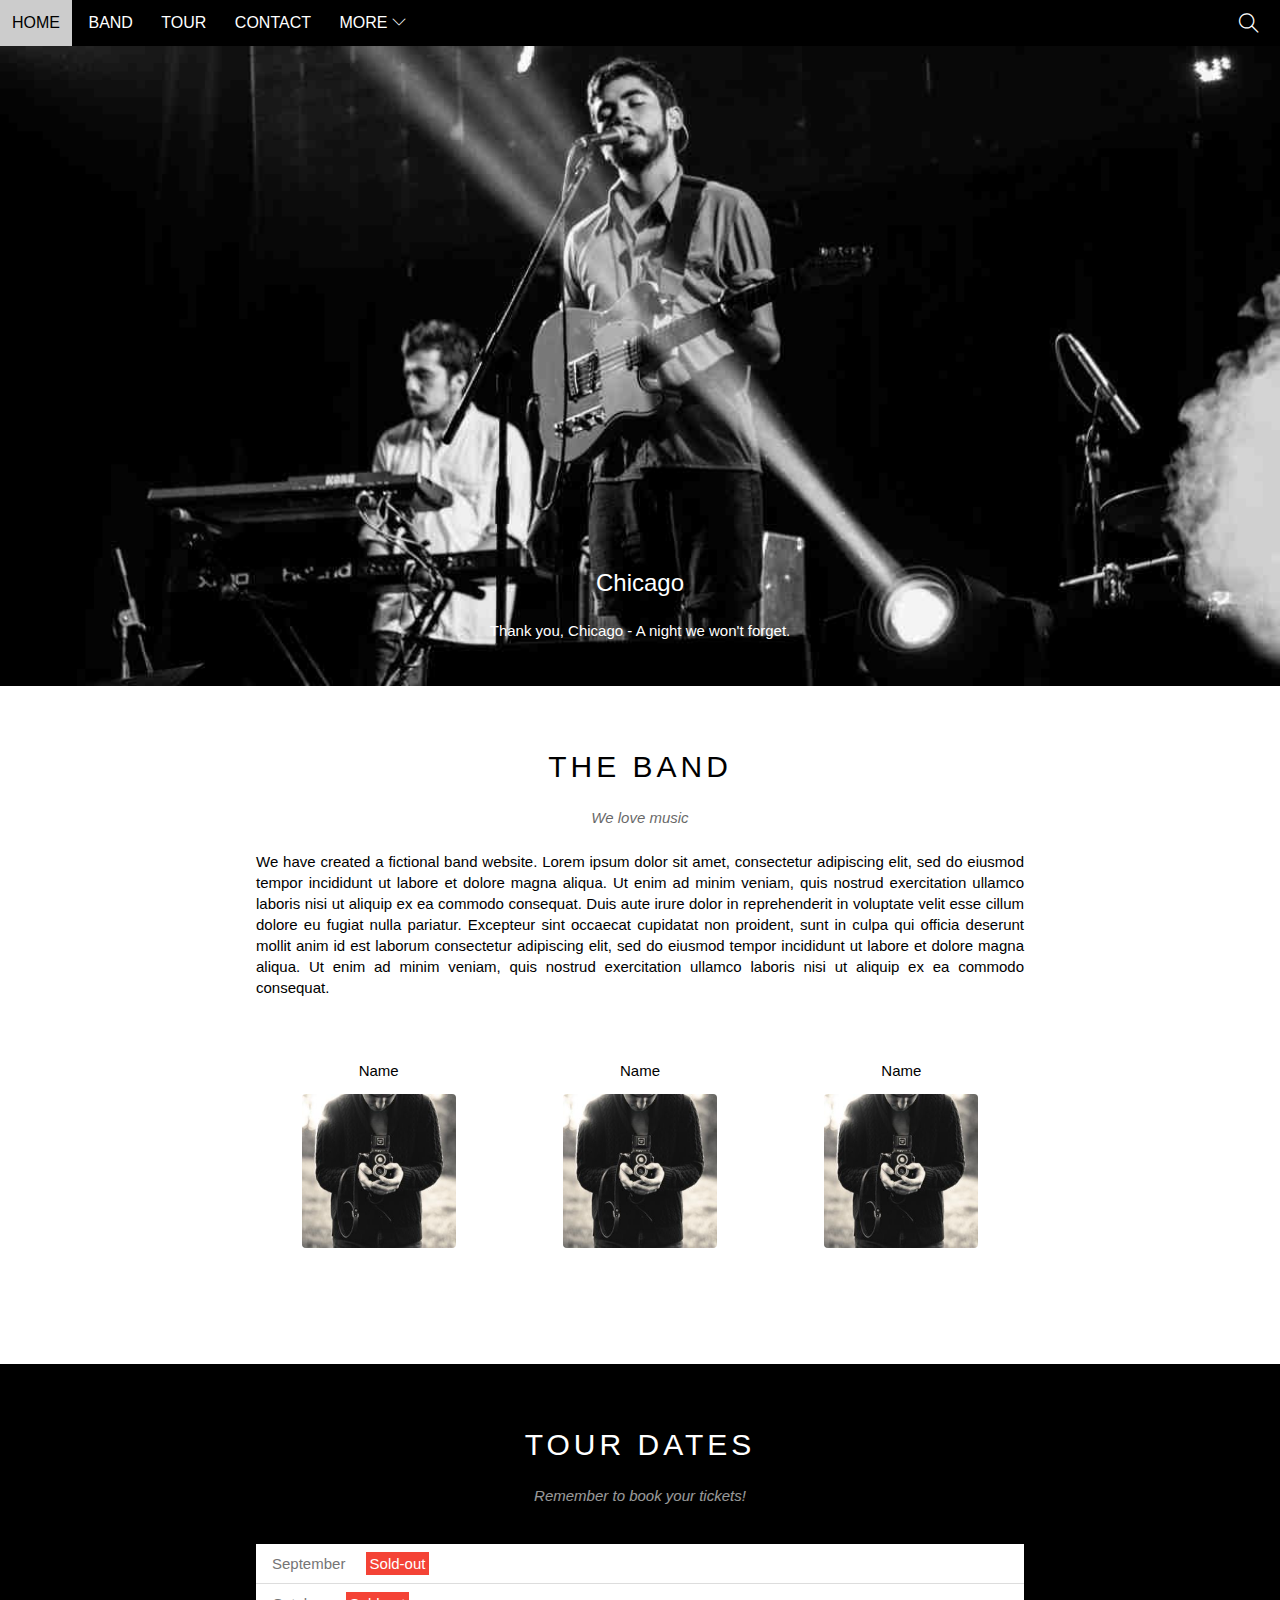
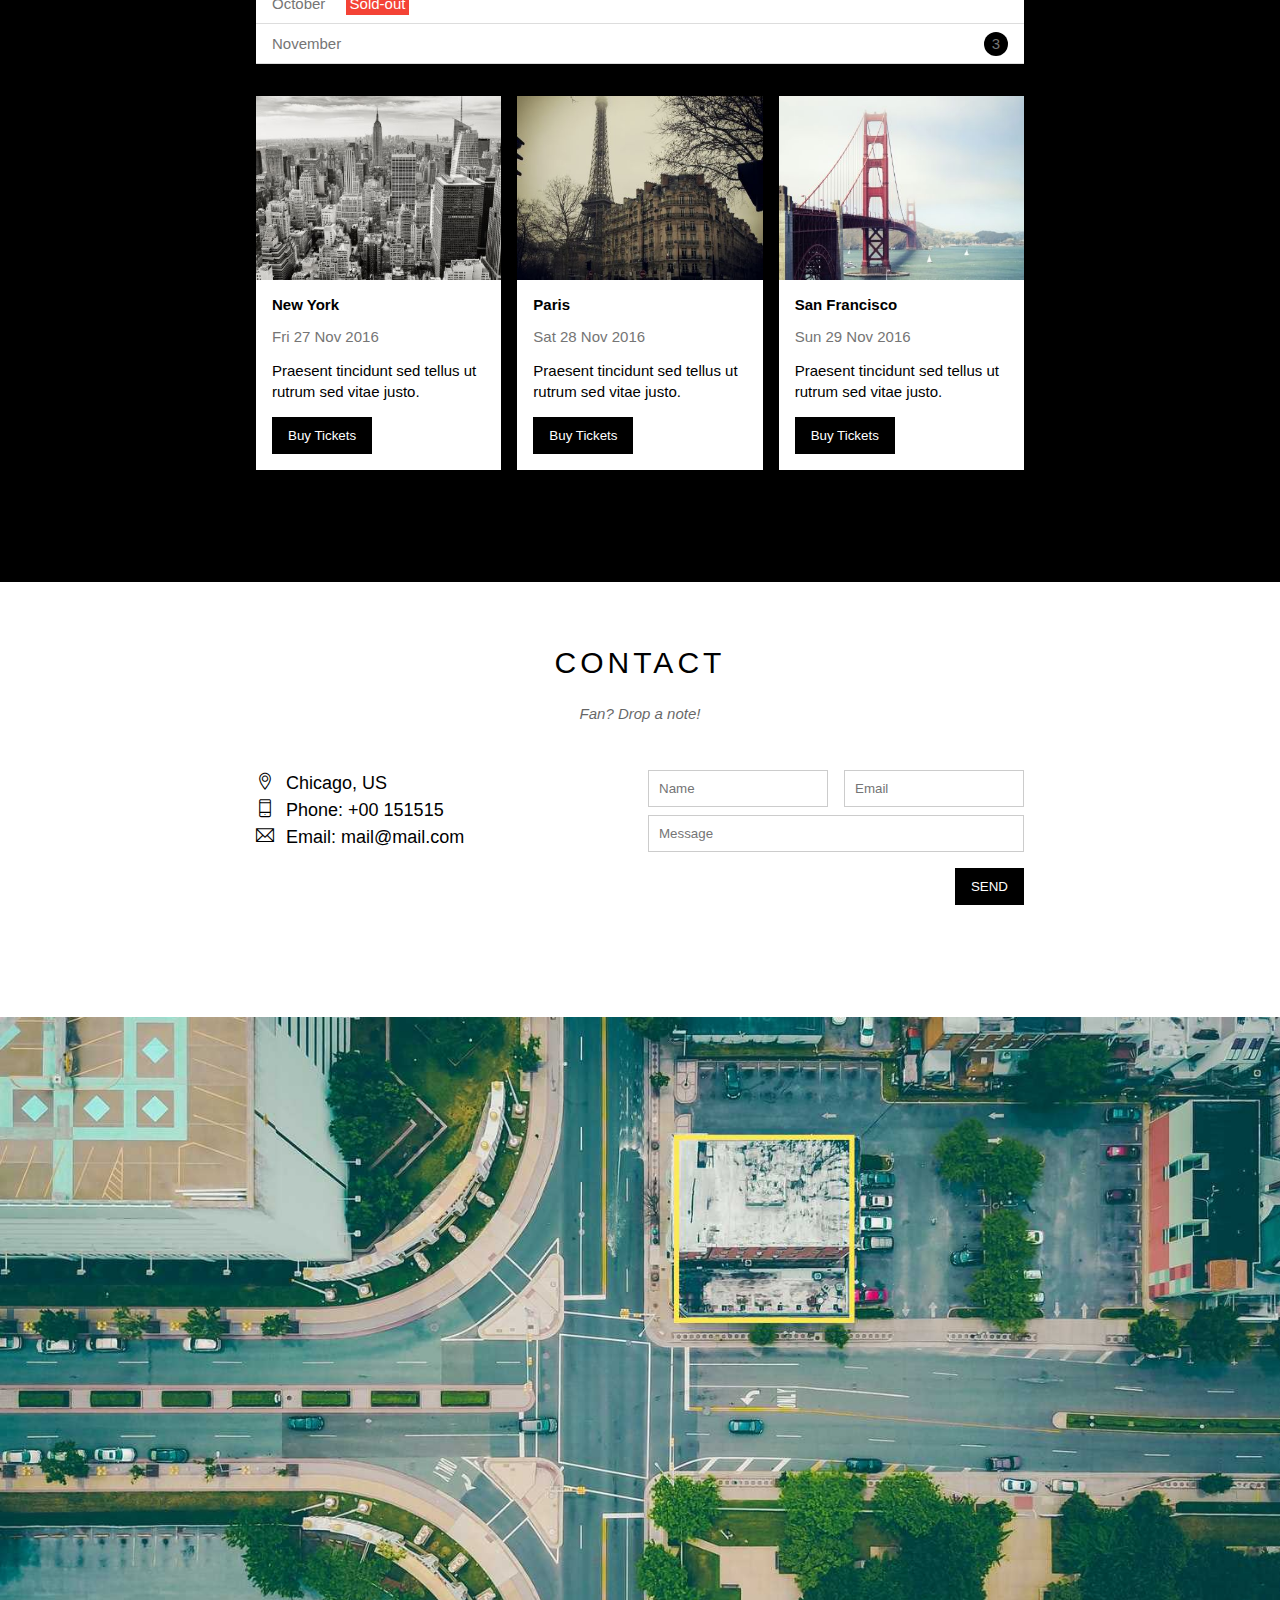
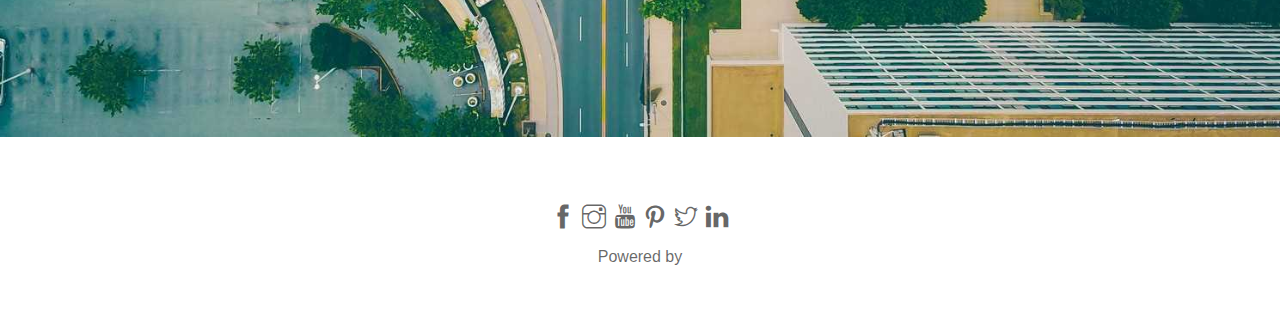
<file: index.html>
<!DOCTYPE html>
<html lang="en">
<head>
    <meta charset="UTF-8">
    <meta http-equiv="X-UA-Compatible" content="IE=edge">
    <meta name="viewport" content="width=device-width, initial-scale=1.0">
    <title>The Band</title>
    <link rel="icon" href="[data-uri]" type="image/x-icon" />
    <link rel="stylesheet" href="style.css">
    <link rel="stylesheet" href="responsive.css">
    <link rel="stylesheet" href="./assets/font/themify-icons/themify-icons.css">
</head>
<body>
    <div id="main">
        <div id="header">
            <!-- nav-->
            <ul id="nav">
                <li><a href="#">Home</a></li>
                <li><a href="#band">Band</a></li>
                <li><a href="#tour">Tour</a></li>
                <li><a href="#contact">Contact</a></li>
                <li>
                    <a href="#">
                        More
                        <i class="nav-down ti-angle-down"></i>
                    </a>
                    <ul class="subnav">
                        <li><a href="#">Merchandise</a></li>
                        <li><a href="#">Extras</a></li>
                        <li><a href="#">Media</a></li>
                    </ul>
                </li>
            </ul>

            <!--end nav-->
            
            <div class="search-btn">
                <i class="search-icon ti-search"></i>
            </div>

            <div id="mobile-menu" class="mobile-menu-btn">
                <i class="menu-icon ti-menu"></i>
            </div>
        </div>
        <div id="slider">
            <div class="text-content">
                <h2 class="text-heading">Chicago</h2>
                <div class="text-description">Thank you, Chicago - A night we won't forget.</div>
            </div>
        </div>

        <div id="content">
            <!-- the band -->
            <div id="band" class="content-section">
                <h2 class="section-heading">THE BAND</h2>
                <p class="section-sub-heading">We love music</p>
                <p class="about-text">We have created a fictional band website. 
                    Lorem ipsum dolor sit amet, consectetur adipiscing elit, 
                    sed do eiusmod tempor incididunt ut labore et dolore magna aliqua. 
                    Ut enim ad minim veniam, quis nostrud exercitation ullamco laboris nisi ut aliquip ex ea commodo consequat. 
                    Duis aute irure dolor in reprehenderit in voluptate velit esse cillum dolore eu fugiat nulla pariatur. 
                    Excepteur sint occaecat cupidatat non proident, sunt in culpa qui officia deserunt mollit anim id est laborum consectetur adipiscing elit, 
                    sed do eiusmod tempor incididunt ut labore et dolore magna aliqua. Ut enim ad minim veniam, 
                    quis nostrud exercitation ullamco laboris nisi ut aliquip ex ea commodo consequat.
                </p>
                <div class=" row member-list">
                    <div class="col col-third s-col-full mt-32 text-center">
                        <p class="member-name">Name</p>
                        <img src="./assets/img/band/member1.jpg" alt="Name" class="member-img">
                    </div>
                    <div class="col col-third s-col-full mt-32 text-center">
                        <p class="member-name">Name</p>
                        <img src="./assets/img/band/member1.jpg" alt="Name" class="member-img">
                    </div>
                    <div class="col col-third s-col-full mt-32 text-center">
                        <p class="member-name">Name</p>
                        <img src="./assets/img/band/member1.jpg" alt="Name" class="member-img">
                    </div>
                    
                </div>
            </div>
            <!-- tour date -->
            <div id="tour" class="tour-section">
                <div class="content-section">
                    <h2 class="section-heading text-white">TOUR DATES</h2>
                    <p class="section-sub-heading text-white">Remember to book your tickets!</p>    
                    <!-- ticket -->
                    <ul class="tickets-list">
                        <li>September <span class="sold-out">Sold-out</span></li>
                        <li>October <span class="sold-out">Sold-out</span></li></li>
                        <li>November <span class="quantity">3</span></li>
                    </ul>

                    <!-- place -->
                    <div class="row places-list">
                        <div class="col col-third s-col-full mt-16">
                            <img src="./assets/img/places/place1.jpg" alt="New York" class="place-img">
                            <div class="place-body">
                                <h3 class="place-heading">New York</h3>
                                <p class="place-time">Fri 27 Nov 2016</p>
                                <p class="place-desc">Praesent tincidunt sed tellus ut rutrum sed vitae justo.</p>
                                <button class="btn js-buy-ticket s-full-withd">Buy Tickets</button>
                            </div>
                        </div>
                        <div class="col col-third s-col-full mt-16 ">
                            <img src="./assets/img/places/place2.jpg" alt="New York" class="place-img">
                            <div class="place-body">
                                <h3 class="place-heading">Paris</h3>
                                <p class="place-time">Sat 28 Nov 2016</p>
                                <p class="place-desc">Praesent tincidunt sed tellus ut rutrum sed vitae justo.</p>
                                <button class="btn js-buy-ticket s-full-withd">Buy Tickets</button>
                            </div>
                        </div>
                        <div class="col col-third s-col-full mt-16">
                            <img src="./assets/img/places/place3.jpg" alt="New York" class="place-img">
                            <div class="place-body">
                                <h3 class="place-heading">San Francisco</h3>
                                <p class="place-time">Sun 29 Nov 2016</p>
                                <p class="place-desc">Praesent tincidunt sed tellus ut rutrum sed vitae justo.</p>
                                <button class="btn js-buy-ticket s-full-withd">Buy Tickets</button>
                            </div>
                        </div>
                        <div class="clear"></div>
                    </div>
                </div>
            </div>

            <!-- contact -->
            <div id="contact" class="content-section">
                <h2 class="section-heading">CONTACT</h2>
                <p class="section-sub-heading">Fan? Drop a note!</p>
                
                <div class="row contact-content contact-info">
                    <div class="col col-half s-col-full">
                        <p><i class="ti-location-pin"></i>Chicago, US</p>
                        <p><i class="ti-mobile"></i>Phone: +00 151515</p>
                        <p><i class="ti-email"></i>Email: mail@mail.com</p>
                    </div>
    
                    <div class="col col-half s-col-full contact-form">
                        <form action="">
                            <div class="row ">
                                <div class="col col-half s-col-full s-mt-8">
                                    <input type="text" name="" required placeholder="Name" id="" class="form-control">
                                </div>
                                <div class="col col-half s-col-full s-mt-8">
                                    <input type="email" name="" required placeholder="Email" id="" class="form-control">
                                </div>
                            </div>
    
                            <div class="row mt-8">
                                <div class="col col-full">
                                    <input type="text" name="" required placeholder="Message" id="" class="form-control">
                                </div>
                            </div>
                            <input class="btn pull-right mt-16 s-full-withd" type="submit" value="SEND">
                        </form>
                    </div>
                </div>
                
            </div>

            <div class="map-section">
                <img src="./assets/img/map.jpg" alt="Map">
            </div>
        </div>

        <div id="footer">
            <div class="socials-list">
                <a href=""><i class="ti-facebook"></i></a>
                <a href=""><i class="ti-instagram"></i></a>
                <a href=""><i class="ti-youtube"></i></a>
                <a href=""><i class="ti-pinterest"></i></a>
                <a href=""><i class="ti-twitter"></i></a>
                <a href=""><i class="ti-linkedin"></i></a>
            </div>
            <p class="copyright">Powered by</p>
        </div>
    </div>

    <!-- modal -->
    <div class="modal js-modal">
        <div class="modal-container js-modal-container">
            <div class="modal-close js-modal-close">
                <i class="ti-close"></i>
            </div>

            <header class="modal-header">
                <i class=" modal-heading-icon ti-bag"></i>
                Tickets
            </header>

            <div class="modal-body">
                <label for="howmany" class="modal-label">
                    <i class="ti-shopping-cart"></i>
                    Tickets, $15 per person
                </label>
                <input id="howmany"type="text" class="modal-input" placeholder="How many?">

                <label for="Enteremail" class="modal-label">
                    <i class="ti-user"></i>
                    Send to
                </label>
                <input id="Enteremail" type="email" class="modal-input" placeholder="Enter email...">
                
                <button id="buy-tickets">
                    Pay <i class="ti-check"></i>
                </button>
            </div>
            <footer class="modal-footer">
                <p class="modal-help">Nedd <a href="">help?</a></p> 
            </footer>
        </div>
    </div>


    <script>
        const buyBtns = document.querySelectorAll('.js-buy-ticket')
        const modal = document.querySelector('.js-modal')
        const modalClose = document.querySelector('.js-modal-close')
        const modalContainer = document.querySelector('.js-modal-container')
        // hàm hiển thị modal mua vé (thêm class open vào modal)
        function showBuyTickets(){
            modal.classList.add('open')
        }

        // hàm ẩn modal mua vé (gỡ bỏ class open vào modal)
        function hideBuyTickets(){
            modal.classList.remove('open')
        }
        
        // lặp qua từng thẻ button và nghe hành vi click
        for (const buyBtn of buyBtns){
            buyBtn.addEventListener('click', showBuyTickets)
        }
        // hành vi click của close
        modalClose.addEventListener('click', hideBuyTickets)

        modal.addEventListener('click', hideBuyTickets)

        modalContainer.addEventListener('click',function(event){
            event.stopPropagation()
        })
    </script>

    <script>
        var header =document.getElementById('header')
        var mobileMenu =document.getElementById('mobile-menu')
        var headerHeight = header.clientHeight
        // đóng mở menu
        mobileMenu.onclick = function(){
            var isClose = header.clientHeight ===headerHeight;
            if (isClose){
                header.style.height= 'auto';
            
            } else {
                header.style.height = null;
            }
        }

        // tự động đóng khi chọn menu
        var menuItems = document.querySelectorAll('#nav li a[href*="#"]');

        for (var i = 0; i < menuItems.length; i++){
            var menuItem = menuItems[i];

            menuItem.onclick = function(){
                var isParenMenu = this.nextElementSibling && this.nextElementSibling.classList.contains('subnav');
                if (isParenMenu){
                    event.preventDefault();
                } else {
                    header.style.height = null;
                }
            }
        }

    </script>
</body>
</html>
</file>
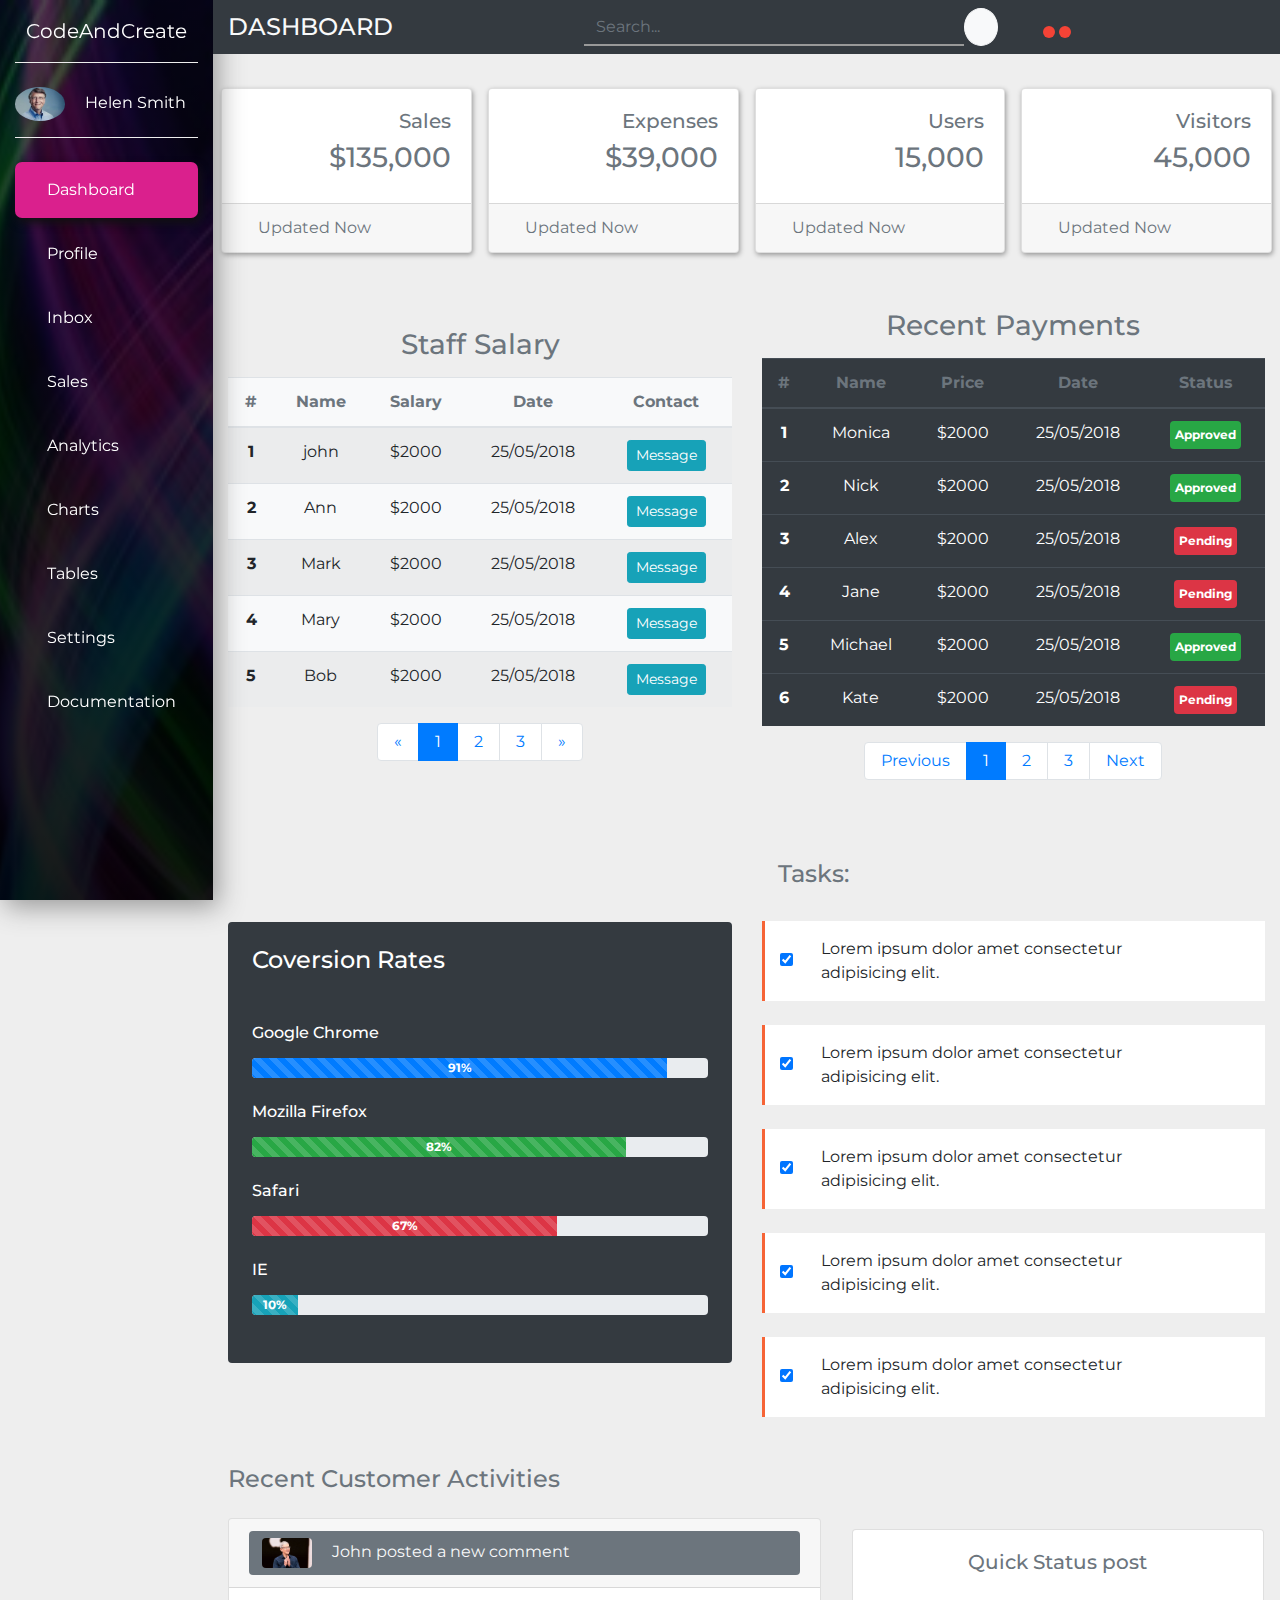
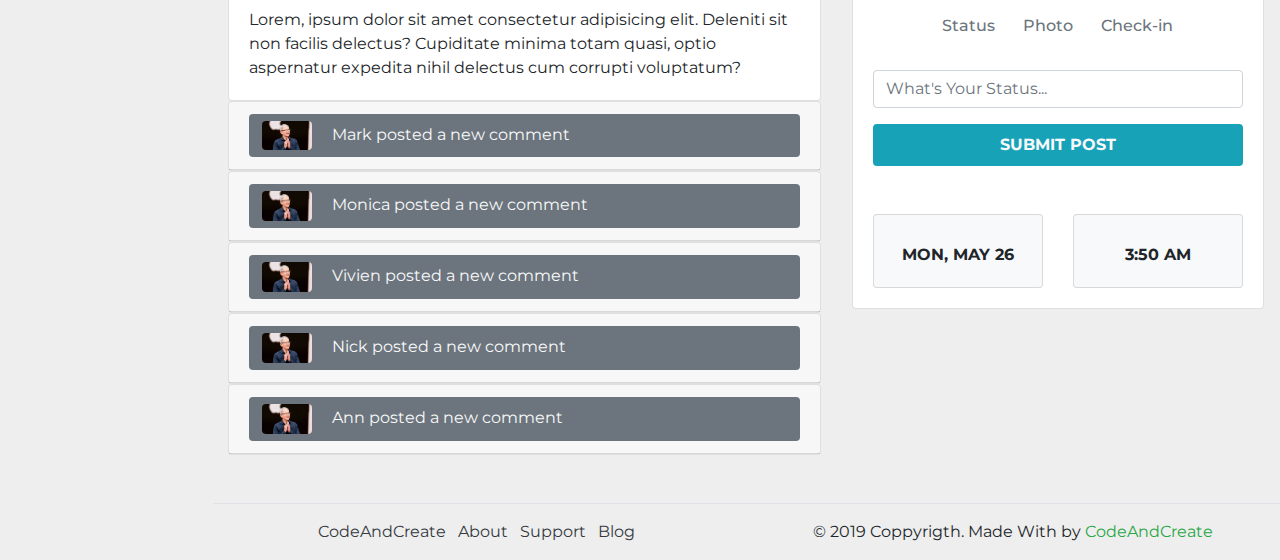
<file: web 2/index.html>
<!DOCTYPE html>
<html lang="en">
<head>
    <meta charset="UTF-8">
    <meta name="viewport" content="width=device-width, initial-scale=1.0">
    <meta http-equiv="X-UA-Compatible" content="ie=edge">
    <link rel="title icon" href="images/title.jpg">
    <link href="https://stackpath.bootstrapcdn.com/bootstrap/4.3.1/css/bootstrap.min.css" 
    rel="stylesheet" 
    integrity="sha384-ggOyR0iXCbMQv3Xipma34MD+dH/1fQ784/j6cY/iJTQUOhcWr7x9JvoRxT2MZw1T" 
    crossorigin="anonymous">
    <link rel="stylesheet" href="https://use.fontawesome.com/releases/v5.7.0/css/all.css" 
    integrity="sha384-lZN37f5QGtY3VHgisS14W3ExzMWZxybE1SJSEsQp9S+oqd12jhcu+A56Ebc1zFSJ" 
    crossorigin="anonymous">
    <link href="https://fonts.googleapis.com/css?family=Montserrat&display=swap" rel="stylesheet">
    <link rel="stylesheet" href="style.css">
    <title>Admin Dasboard</title>
</head>
<body>
<!-- navbar -->
<nav class="navbar navbar-expand-md navbar-light">
    <button class="navbar-toggler ml-auto mb-2 bg-light" type="button" data-toggle="collapse" 
    data-target="#myNavbar">
        <span class="navbar-toggler-icon"></span>
</button>
<div class="collapse navbar-collapse" id="myNavbar">
    <div class="container-fluid">
        <div class="row">
               <!-- sidebar -->
               <div class="col-xl-2 col-lg-3 col-md-4 sidebar fixed-top">
                   <a href="#" class="navbar-brand text-white d-block mx-auto text-center py-3 mb-4 bottom-border" > CodeAndCreate</a>
                   <div class="bottom-border pb-3">
                    <img src="images/3.jpg"  width="50" class="rounded-circle mr-3">
                    <a href="#" class="text-white"> Helen Smith</a>
                </div>
                   <ul class="navbar-nav flex-column mt-4">
                        <li class="nav-item"><a href="#" class="nav-link
                        text-white p-3 mb-2 current"><i class="fas
                        fa-home text-light fa-lg mr-3"></i>Dashboard</a></li>
                        <li class="nav-item"><a href="#" class="nav-link
                        text-white p-3 mb-2 sidebar-link"><i class="fas
                        fa-user text-light fa-lg mr-3"></i>Profile</a></li>
                        <li class="nav-item"><a href="#" class="nav-link
                        text-white p-3 mb-2 sidebar-link"><i class="fas 
                        fa-envelope text-light fa-lg mr-3"></i>Inbox</a></li>
                        <li class="nav-item"><a href="#" class="nav-link
                        text-white p-3 mb-2 sidebar-link"><i class="fas 
                        fa-shopping-cart text-light fa-lg mr-3"></i>Sales</a></li>
                        <li class="nav-item"><a href="#" class="nav-link
                        text-white p-3 mb-2 sidebar-link"><i class="fas 
                        fa-chart-line text-light fa-lg mr-3"></i>Analytics</a></li>
                        <li class="nav-item"><a href="#" class="nav-link
                        text-white p-3 mb-2 sidebar-link"><i class="fas
                        fa-chart-bar text-light fa-lg mr-3"></i>Charts</a></li>
                        <li class="nav-item"><a href="#" class="nav-link
                        text-white p-3 mb-2 sidebar-link"><i class="fas
                         fa-table text-light fa-lg mr-3"></i>Tables</a></li>
                        <li class="nav-item"><a href="#" class="nav-link
                        text-white p-3 mb-2 sidebar-link"><i class="fas
                        fa-wrench text-light fa-lg mr-3"></i>Settings</a></li>
                        <li class="nav-item"><a href="#" class="nav-link
                        text-white p-3 mb-2 sidebar-link"><i class="fas 
                        fa-file-alt text-light fa-lg mr-3"></i>Documentation</a></li>    
                    </ul>
                
               </div>
               <!--end of sidebar -->

               <!-- top-nav -->
               <div class="col-xl-10 col-lg-9 col-md-8 ml-auto bg-dark fixed-top py-2 top-navbar">
                   <div class="row align-items-center">
                     <div class="col-md-4">
                        <h4 class="text-light text-uppercase
                        mb-0">Dashboard</h4>
                     </div>
                     <div class="col-md-5">
                        <form>
                            <div class="input-group">
                                <input type="text" class="form-control search-input"
                                placeholder="Search...">
                                <button type="button" class="btn btn-light search-button"><i
                                class="fas fa-search text-danger"></i></button>
                            </div>
                        </form>
                     </div>
                     <div class="col-md-3">
                        <ul class="navbar-nav">
                            <li class="nav-item icon-parent"><a href="#"
                            class="nav-link icon-bullet"><i class="fas fa-comments
                            text-muted fa-lg"></i></a></li>
                            <li class="nav-item icon-parent"><a href="#"
                            class="nav-link icon-bullet"><i class="fas fa-bell
                            text-muted fa-lg"></i></a></li>
                            <li class="nav-item ml-md-auto"><a href="#" class="nav-link"
                            data-toggle="modal" data-target="#sign-out"><i class="fas fa-sign-out-alt
                            text-danger fa-lg"></i></a></li>
                        </ul>
                     </div>
                   </div>

               </div>
               <!-- end of top-nav -->
            </div>
    </div>
</div>
</nav>
<!-- end of navbar -->

<!-- modal-->
<div class="modal fade" id="sign-out">
    <div class="modal-dialog">
        <div class="modal-content">
            <div class="modal-header">
                <h4 class="modal-title">Want to leave?</h4>
                <button type="button" class="close" data-dismiss="modal">&times;
                </button>
            </div>
            <div class="modal-body">
                press logout to leave
            </div>
            <div class="modal-footer">
                <button type="button" class="btn btn-success"
                data-dismiss="modal">Stay Here</button>
                <button type="button" class="btn btn-danger"
                data-dismiss="modal">Logout</button>               
            </div>
        </div>
    </div>
</div>

<!-- end of modal-->

<!-- cards-->
<section>
    <div class="container-fluid">
       <div class="row">
           <div class="col-xl-10 col-lg-9 col-md-8 ml-auto">
              <div class="row pt-md-5 mt-md-3 mb-5">
                <div class="col-xl-3 col-sm-6 p-2">
                    <div class="card card-common">
                        <div class="card-body">
                            <div class="d-flex justify-content-between">
                                <i class="fas fa-shopping-cart fa-3x text-warning"></i>
                                <div class="text-right text-secondary">
                                    <h5>Sales</h5>
                                    <h3>$135,000</h3>
                                </div>
                            </div>
                        </div>
                        <div class="card-footer text-secondary">
                            <i class="fas fa-sync mr-3"></i>
                            <span>Updated Now</span>                            
                        </div>
                    </div>
                </div>
                <div class="col-xl-3 col-sm-6 p-2">
                    <div class="card card-common">
                        <div class="card-body">
                            <div class="d-flex justify-content-between">
                                <i class="fas fa-money-bill-alt fa-3x text-success"></i>
                                <div class="text-right text-secondary">
                                    <h5>Expenses</h5>
                                    <h3>$39,000</h3>
                                </div>
                            </div>
                        </div>
                        <div class="card-footer text-secondary">
                            <i class="fas fa-sync mr-3"></i>
                            <span>Updated Now</span>                            
                        </div>
                    </div> 
                </div>
                <div class="col-xl-3 col-sm-6 p-2">
                    <div class="card card-common">
                        <div class="card-body">
                            <div class="d-flex justify-content-between">
                                <i class="fas fa-users fa-3x text-info"></i>
                                <div class="text-right text-secondary">
                                    <h5>Users</h5>
                                    <h3>15,000</h3>
                                </div>
                            </div>
                        </div>
                        <div class="card-footer text-secondary">
                            <i class="fas fa-sync mr-3"></i>
                            <span>Updated Now</span>                            
                        </div>
                    </div>
                </div>
                <div class="col-xl-3 col-sm-6 p-2">
                    <div class="card card-common">
                        <div class="card-body">
                            <div class="d-flex justify-content-between">
                                <i class="fas fa-chart-line fa-3x text-danger"></i>
                                <div class="text-right text-secondary">
                                    <h5>Visitors</h5>
                                    <h3>45,000</h3>
                                </div>
                            </div>
                        </div>
                        <div class="card-footer text-secondary">
                            <i class="fas fa-sync mr-3"></i>
                            <span>Updated Now</span>                            
                        </div>
                    </div>
                </div>                
              </div>
           </div>
       </div> 
    </div>    
</section>
<!-- end of cards-->

<!-- tables-->
<section>
    <div class="container-fluid">
        <div class="row mb-5">
            <div class="col-xl-10 col-lg-9 col-md-8 ml-auto">
                <div class="row align-items-center">
                    <div class="col-xl-6 col-12 mb-4 mb-xl-0">
                        <h3 class="text-muted text-center mb-3">Staff Salary</h3>
                        <div class="table-responsive-sm">
                        <table class="table table-striped bg-light text-center">
                            <thead>
                                <tr class="text-muted">
                                    <th>#</th>
                                    <th>Name</th>
                                    <th>Salary</th>
                                    <th>Date</th>
                                    <th>Contact</th>
                                </tr>
                            </thead>
                            <tbody>
                                <tr>
                                    <th>1</th>
                                    <td>john</td>
                                    <td>$2000</td>
                                    <td>25/05/2018</td>
                                    <td><button type="button" class="btn btn-info btn-sm">Message</button></td>
                                </tr>
                                <tr>
                                    <th>2</th>
                                    <td>Ann</td>
                                    <td>$2000</td>
                                    <td>25/05/2018</td>
                                    <td><button type="button" class="btn btn-info btn-sm">Message</button></td>
                                </tr>
                                <tr>
                                    <th>3</th>
                                    <td>Mark</td>
                                    <td>$2000</td>
                                    <td>25/05/2018</td>
                                    <td><button type="button" class="btn btn-info btn-sm">Message</button></td>
                                </tr>
                                <tr>
                                    <th>4</th>
                                    <td>Mary</td>
                                    <td>$2000</td>
                                    <td>25/05/2018</td>
                                    <td><button type="button" class="btn btn-info btn-sm">Message</button></td>
                                </tr>
                                <tr>
                                    <th>5</th>
                                    <td>Bob</td>
                                    <td>$2000</td>
                                    <td>25/05/2018</td>
                                    <td><button type="button" class="btn btn-info btn-sm">Message</button></td>
                                </tr>
                            </tbody>                            
                        </table>
                        </div>
                        <!-- pagination-->
                        <nav>
                            <ul class="pagination justify-content-center">
                                <li class="page-item">
                                    <a href="#" class="page-link py-2 px-3">
                                        <span>&laquo;</span>
                                    </a>
                                </li>
                                <li class="page-item active">
                                    <a href="#" class="page-link py-2 px-3">
                                        1
                                    </a>
                                </li>
                                <li class="page-item">
                                    <a href="#" class="page-link py-2 px-3">
                                        2
                                    </a>
                                </li>
                                <li class="page-item">
                                    <a href="#" class="page-link py-2 px-3">
                                        3
                                    </a>
                                </li>
                                <li class="page-item">
                                    <a href="#" class="page-link py-2 px-3">
                                        <span>&raquo;</span>
                                    </a>
                                </li>                    
                            </ul>                            
                        </nav>
                        <!-- end of pagination-->

                    </div>
                    <div class="col-xl-6 col-12">
                        <h3 class="text-muted text-center mb-3">Recent
                        Payments</h3>
                        <div class="table-responsive-sm">
                        <table class="table table-dark table-hover text-center">
                            <thead>
                                <tr class="text-muted">
                                    <th>#</th>
                                    <th>Name</th>
                                    <th>Price</th>
                                    <th>Date</th>
                                    <th>Status</th>
                                </tr>
                            </thead>
                            <tbody>
                                <tr>
                                    <th>1</th>
                                    <td>Monica</td>
                                    <td>$2000</td>
                                    <td>25/05/2018</td>
                                    <td><span class="badge badge-success w-90 py-2">Approved</span></td>
                                </tr>
                                <tr>
                                    <th>2</th>
                                    <td>Nick</td>
                                    <td>$2000</td>
                                    <td>25/05/2018</td>
                                    <td><span class="badge badge-success w-90 py-2">Approved</span></td>
                                </tr>
                                <tr>
                                    <th>3</th>
                                    <td>Alex</td>
                                    <td>$2000</td>
                                    <td>25/05/2018</td>
                                    <td><span class="badge badge-danger w-90 py-2">Pending</span></td>
                                </tr>
                                <tr>
                                    <th>4</th>
                                    <td>Jane</td>
                                    <td>$2000</td>
                                    <td>25/05/2018</td>
                                    <td><span class="badge badge-danger w-90 py-2">Pending</span></td>
                                </tr>
                                <tr>
                                    <th>5</th>
                                    <td>Michael</td>
                                    <td>$2000</td>
                                    <td>25/05/2018</td>
                                    <td><span class="badge badge-success w-90 py-2">Approved</span></td>
                                </tr>
                                <tr>
                                    <th>6</th>
                                    <td>Kate</td>
                                    <td>$2000</td>
                                    <td>25/05/2018</td>
                                    <td><span class="badge badge-danger w-90 py-2">Pending</span></td>
                                </tr>
                            </tbody>
                        </table>
                        </div>
                        <!-- pagination-->
                        <nav>
                            <ul class="pagination justify-content-center">
                                <li class="page-item">
                                    <a href="#" class="page-link py-2 px-3">
                                        <span>Previous</span>
                                    </a>
                                </li>
                                <li class="page-item active">
                                    <a href="#" class="page-link py-2 px-3">
                                        1
                                    </a>
                                </li>
                                <li class="page-item">
                                    <a href="#" class="page-link py-2 px-3">
                                        2
                                    </a>
                                </li>
                                <li class="page-item">
                                    <a href="#" class="page-link py-2 px-3">
                                        3
                                    </a>
                                </li>
                                <li class="page-item">
                                    <a href="#" class="page-link py-2 px-3">
                                        <span>Next</span>
                                    </a>
                                </li>                    
                            </ul>                            
                        </nav>
                        <!-- end of pagination-->   
                    </div>
                </div>
            </div>            
        </div>
    </div>
</section>
<!-- end of tables-->

<!-- progress / tank list-->
<section>
    <div class="container-fluid">
        <div class="row">
            <div class="col-xl-10 col-lg-9 col-md-8 ml-auto">
                <div class="row mb-4 align-items-center">
                    <div class="col-xl-6 col-12 mb-4 mb-xl-0">
                        <div class="bg-dark text-white p-4 rounded">
                            <h4 class="mb-5">Coversion Rates</h4>
                            <h6 class="mb-3">Google Chrome</h6>
                            <div class="progress mb-4" style="height: 20px">
                                <div class="progress-bar progress-bar-striped
                                font-weight-bold" style="width: 91%">
                                    91%
                                </div>
                            </div>
                            <h6 class="mb-3">Mozilla Firefox</h6>
                            <div class="progress mb-4" style="height: 20px">
                                <div class="progress-bar progress-bar-striped
                                font-weight-bold bg-success" style="width: 82%">
                                    82%
                                </div>
                            </div>
                            <h6 class="mb-3">Safari</h6>
                            <div class="progress mb-4" style="height: 20px">
                                <div class="progress-bar progress-bar-striped
                                font-weight-bold bg-danger" style="width: 67%">
                                    67%
                                </div>
                            </div>
                            <h6 class="mb-3">IE</h6>
                            <div class="progress mb-4" style="height: 20px">
                                <div class="progress-bar progress-bar-striped
                                font-weight-bold bg-info" style="width: 10%">
                                    10%
                                </div>
                            </div>                   
                        </div>                       
                    </div>
                    <div class="col-xl-6 col-12">
                        <h4 class="text-muted p-3 mb-3">Tasks:</h4>
                        <div class="container-fluid bg-white">
                            <div class="row py-3 mb-4 task-border align-items-center">
                                <div class="col-1">
                                    <input type="checkbox" checked>
                                </div>
                                <div class="col-sm-9 col-8">
                                    Lorem ipsum dolor amet consectetur adipisicing
                                    elit.
                                </div>
                                <div class="col-1">
                                    <a href="#" data-toggle="tooltip" title="<h6>edit</h6>" data-html="true"
                                    data-placement="top"><i class="fas fa-edit fa-lg
                                    text-success mr-2"></i></a>
                                </div>
                                <div class="col-1">
                                    <a href="#" data-toggle="tooltip" title="<h6>delete</h6>" data-html="true"
                                    data-placement="top"><i class="fas fa-trash-alt fa-lg
                                    text-danger"></i></a>
                                </div>
                            </div>
                        </div>
                        <div class="container-fluid bg-white">
                            <div class="row py-3 mb-4 task-border align-items-center">
                                <div class="col-1">
                                    <input type="checkbox" checked>
                                </div>
                                <div class="col-sm-9 col-8">
                                    Lorem ipsum dolor amet consectetur adipisicing
                                    elit.
                                </div>
                                <div class="col-1">
                                    <a href="#" data-toggle="tooltip" title="<h6>edit</h6>" data-html="true"
                                    data-placement="top"><i class="fas fa-edit fa-lg
                                    text-success mr-2"></i></a>
                                </div>
                                <div class="col-1">
                                    <a href="#" data-toggle="tooltip" title="<h6>delete</h6>" data-html="true"
                                    data-placement="top"><i class="fas fa-trash-alt fa-lg
                                    text-danger"></i></a>
                                </div>
                            </div>
                        </div>
                        <div class="container-fluid bg-white">
                            <div class="row py-3 mb-4 task-border align-items-center">
                                <div class="col-1">
                                    <input type="checkbox" checked>
                                </div>
                                <div class="col-sm-9 col-8">
                                    Lorem ipsum dolor amet consectetur adipisicing
                                    elit.
                                </div>
                                <div class="col-1">
                                    <a href="#" data-toggle="tooltip" title="<h6>edit</h6>" data-html="true"
                                    data-placement="top"><i class="fas fa-edit fa-lg
                                    text-success mr-2"></i></a>
                                </div>
                                <div class="col-1">
                                    <a href="#" data-toggle="tooltip" title="<h6>delete</h6>" data-html="true"
                                    data-placement="top"><i class="fas fa-trash-alt fa-lg
                                    text-danger"></i></a>
                                </div>
                            </div>
                        </div>
                        <div class="container-fluid bg-white">
                            <div class="row py-3 mb-4 task-border align-items-center">
                                <div class="col-1">
                                    <input type="checkbox" checked>
                                </div>
                                <div class="col-sm-9 col-8">
                                    Lorem ipsum dolor amet consectetur adipisicing
                                    elit.
                                </div>
                                <div class="col-1">
                                    <a href="#" data-toggle="tooltip" title="<h6>edit</h6>" data-html="true"
                                    data-placement="top"><i class="fas fa-edit fa-lg
                                    text-success mr-2"></i></a>
                                </div>
                                <div class="col-1">
                                    <a href="#" data-toggle="tooltip" title="<h6>delete</h6>" data-html="true"
                                    data-placement="top"><i class="fas fa-trash-alt fa-lg
                                    text-danger"></i></a>
                                </div>
                            </div>
                        </div>
                        <div class="container-fluid bg-white">
                            <div class="row py-3 mb-4 task-border align-items-center">
                                <div class="col-1">
                                    <input type="checkbox" checked>
                                </div>
                                <div class="col-sm-9 col-8">
                                    Lorem ipsum dolor amet consectetur adipisicing
                                    elit.
                                </div>
                                <div class="col-1">
                                    <a href="#" data-toggle="tooltip" title="<h6>edit</h6>" data-html="true"
                                    data-placement="top"><i class="fas fa-edit fa-lg
                                    text-success mr-2"></i></a>
                                </div>
                                <div class="col-1">
                                    <a href="#" data-toggle="tooltip" title="<h6>delete</h6>" data-html="true"
                                    data-placement="top"><i class="fas fa-trash-alt fa-lg
                                    text-danger"></i></a>
                                </div>
                            </div>
                        </div>
                    </div>
                </div>
            </div>
        </div>
    </div>
</section>
<!-- end of progress / tank list-->

<!-- activies / quick post-->
<section>
    <div class="container-fluid">
        <div class="row">
            <div class="col-xl-10 col-lg-9 col-md-8 ml-auto">
                <div class="row alight-items-center mb-5">
                    <div class="col-xl-7">
                        <h4 class="text-muted mb-4">Recent Customer Activities</h4>
                        <div id="accordion">
                            <div class="card">
                                <div class="card-header">
                                    <button class="btn btn-block bg-secondary text-light text-left"
                                    data-toggle="collapse" data-target="#collapseOne">
                                        <img src="images/2.jpg" width="50"
                                        class="mr-3 rounded">
                                        John posted a new comment
                                    </button>
                                </div>
                                <div class="collapse show" id="collapseOne" data-parent="#accordion">
                                    <div class="card-body">
                                            Lorem, ipsum dolor sit amet consectetur adipisicing elit.
                                            Deleniti sit non facilis delectus? Cupiditate minima totam quasi,
                                            optio aspernatur expedita nihil delectus cum corrupti voluptatum?
                                    </div>
                                </div>
                            </div>
                            <div class="card">
                                <div class="card-header">
                                    <button class="btn btn-block bg-secondary text-light text-left"
                                    data-toggle="collapse" data-target="#collapseTwo">
                                        <img src="images/2.jpg" width="50"
                                        class="mr-3 rounded">
                                        Mark posted a new comment
                                    </button>
                                </div>
                                <div class="collapse" id="collapseTwo" data-parent="#accordion">
                                    <div class="card-body">
                                        Lorem, ipsum dolor sit amet consectetur adipisicing elit.
                                        Deleniti sit non facilis delectus? Cupiditate minima totam quasi,
                                        optio aspernatur expedita nihil delectus cum corrupti voluptatum?
                                    </div>
                                </div>
                            </div>
                            <div class="card">
                                <div class="card-header">
                                    <button class="btn btn-block bg-secondary text-light text-left"
                                    data-toggle="collapse" data-target="#collapseThree">
                                        <img src="images/2.jpg" width="50"
                                        class="mr-3 rounded">
                                        Monica posted a new comment
                                    </button>
                                </div>
                                <div class="collapse" id="collapseThree" data-parent="#accordion">
                                    <div class="card-body">
                                        Lorem, ipsum dolor sit amet consectetur adipisicing elit.
                                        Deleniti sit non facilis delectus? Cupiditate minima totam quasi,
                                        optio aspernatur expedita nihil delectus cum corrupti voluptatum?
                                     </div>
                                </div>
                            </div>
                            <div class="card">
                                <div class="card-header">
                                    <button class="btn btn-block bg-secondary text-light text-left"
                                    data-toggle="collapse" data-target="#collapseFour">
                                        <img src="images/2.jpg" width="50"
                                        class="mr-3 rounded">
                                        Vivien posted a new comment
                                    </button>
                                </div>
                                <div class="collapse" id="collapseFour" data-parent="#accordion">
                                    <div class="card-body">
                                        Lorem, ipsum dolor sit amet consectetur adipisicing elit.
                                        Deleniti sit non facilis delectus? Cupiditate minima totam quasi,
                                        optio aspernatur expedita nihil delectus cum corrupti voluptatum?
                                    </div>
                                </div>
                            </div>
                            <div class="card">
                                <div class="card-header">
                                    <button class="btn btn-block bg-secondary text-light text-left"
                                    data-toggle="collapse" data-target="#collapseFive">
                                        <img src="images/2.jpg" width="50"
                                        class="mr-3 rounded">
                                        Nick posted a new comment
                                    </button>
                                </div>
                                <div class="collapse" id="collapseFive" data-parent="#accordion">
                                    <div class="card-body">
                                        Lorem, ipsum dolor sit amet consectetur adipisicing elit.
                                        Deleniti sit non facilis delectus? Cupiditate minima totam quasi,
                                        optio aspernatur expedita nihil delectus cum corrupti voluptatum?
                                    </div>
                                </div>
                            </div>
                            <div class="card">
                                <div class="card-header">
                                    <button class="btn btn-block bg-secondary text-light text-left"
                                    data-toggle="collapse" data-target="#collapseSix">
                                        <img src="images/2.jpg" width="50"
                                        class="mr-3 rounded">
                                        Ann posted a new comment
                                    </button>
                                </div>
                                <div class="collapse" id="collapseSix" data-parent="#accordion">
                                    <div class="card-body">
                                        Lorem, ipsum dolor sit amet consectetur adipisicing elit.
                                        Deleniti sit non facilis delectus? Cupiditate minima totam quasi,
                                        optio aspernatur expedita nihil delectus cum corrupti voluptatum?
                                    </div>
                                </div>
                            </div>
                        </div>
                    </div>
                    <div class="col-xl-5 mt-5 p-3">
                        <div class="card rounded duong">
                            <div class="card-body">
                                <h5 class="text-muted text-center mb-4">Quick Status post</h5>
                                <ul class="list-inline text-center py-3">
                                    <li class="list-inline-item mr-4">
                                        <a href="#">
                                            <i class="fas fa-pencil-alt text-success"></i>
                                            <span class="h6 text-muted">Status</span>
                                        </a>
                                    </li>
                                    <li class="list-inline-item mr-4">
                                        <a href="#">
                                            <i class="fas fa-camera text-info"></i>
                                            <span class="h6 text-muted">Photo</span>
                                        </a>
                                    </li>
                                    <li class="list-inline-item">
                                        <a href="#">
                                            <i class="fas fa-map-marker-alt text-primary"></i>
                                            <span class="h6 text-muted">Check-in</span>
                                        </a>
                                    </li>
                                </ul>
                                <form>
                                    <div class="form-group">
                                        <input type="text" class="form-control py-2 mb-3" placeholder="What's Your Status...">
                                        <button type="button" class="btn btn-block
                                        text-uppercase font-weight-bold text-light
                                        bg-info py-2 mb-5">Submit Post</button>
                                    </div>
                                </form>
                                <div class="row">
                                    <div class="col-6 col-sm-6">
                                        <div class="card bg-light fix-clock">
                                            <i class="far fa-calendar-alt fa-8x text-warning d-block m-auto py-1"></i>
                                            <div class="card-body">
                                                <p class="card-text text-center font-weight-bold text-uppercase">Mon, may 26</p>
                                            </div>
                                        </div>
                                    </div>
                                    <div class="col-6 col-sm-6">
                                        <div class="card bg-light fix-clock">
                                            <i class="far fa-clock fa-8x text-danger d-block m-auto py-1"></i>
                                            <div class="card-body">
                                                <p class="card-text text-center font-weight-bold text-uppercase">3:50 am</p>
                                            </div>
                                        </div>
                                    </div>
                                </div>
                            </div>
                        </div>
                    </div>
                </div>
            </div>
        </div>
    </div>
</section>
<!-- end of activies / quick post-->

<!-- footer-->
<footer>
    <div class="container-fluid">
        <div class="row">
            <div class="col-xl-10 col-lg-9 col-md-8 ml-auto">
                <div class="row border-top pt-3">
                    <div class="col-lg-6 text-center">
                      <ul class="list-inline">
                        <li class="list-inline-item mr-2">
                            <a href="#" class="text-dark">CodeAndCreate</a>
                        </li>
                        <li class="list-inline-item mr-2">
                            <a href="#" class="text-dark">About</a>
                        </li>
                        <li class="list-inline-item mr-2">
                            <a href="#" class="text-dark">Support</a>
                        </li>
                        <li class="list-inline-item mr-2">
                            <a href="#" class="text-dark">Blog</a>
                        </li>
                      </ul>
                    </div>
                    <div class="col-lg-6 text-center">
                      <p>&copy; 2019 Coppyrigth. Made With 
                          <i class="fas fa-heart text-danger"></i> by <span class="text-success">
                              CodeAndCreate
                          </span></p>
                    </div>
                </div>
            </div>
        </div>
    </div>
</footer>
<!-- end of footer-->

    <script
  src="https://code.jquery.com/jquery-3.4.1.slim.js"
  integrity="sha256-BTlTdQO9/fascB1drekrDVkaKd9PkwBymMlHOiG+qLI="
  crossorigin="anonymous"></script>
  <script src="https://cdnjs.cloudflare.com/ajax/libs/popper.js/1.12.9/umd/popper.min.js" integrity="sha384-ApNbgh9B+Y1QKtv3Rn7W3mgPxhU9K/ScQsAP7hUibX39j7fakFPskvXusvfa0b4Q" 
  crossorigin="anonymous"></script>
  <script src="https://stackpath.bootstrapcdn.com/bootstrap/4.3.1/js/bootstrap.min.js" integrity="sha384-JjSmVgyd0p3pXB1rRibZUAYoIIy6OrQ6VrjIEaFf/nJGzIxFDsf4x0xIM+B07jRM" 
  crossorigin="anonymous"></script>
  <script src="script.js"></script>
</body>
</html>
</file>
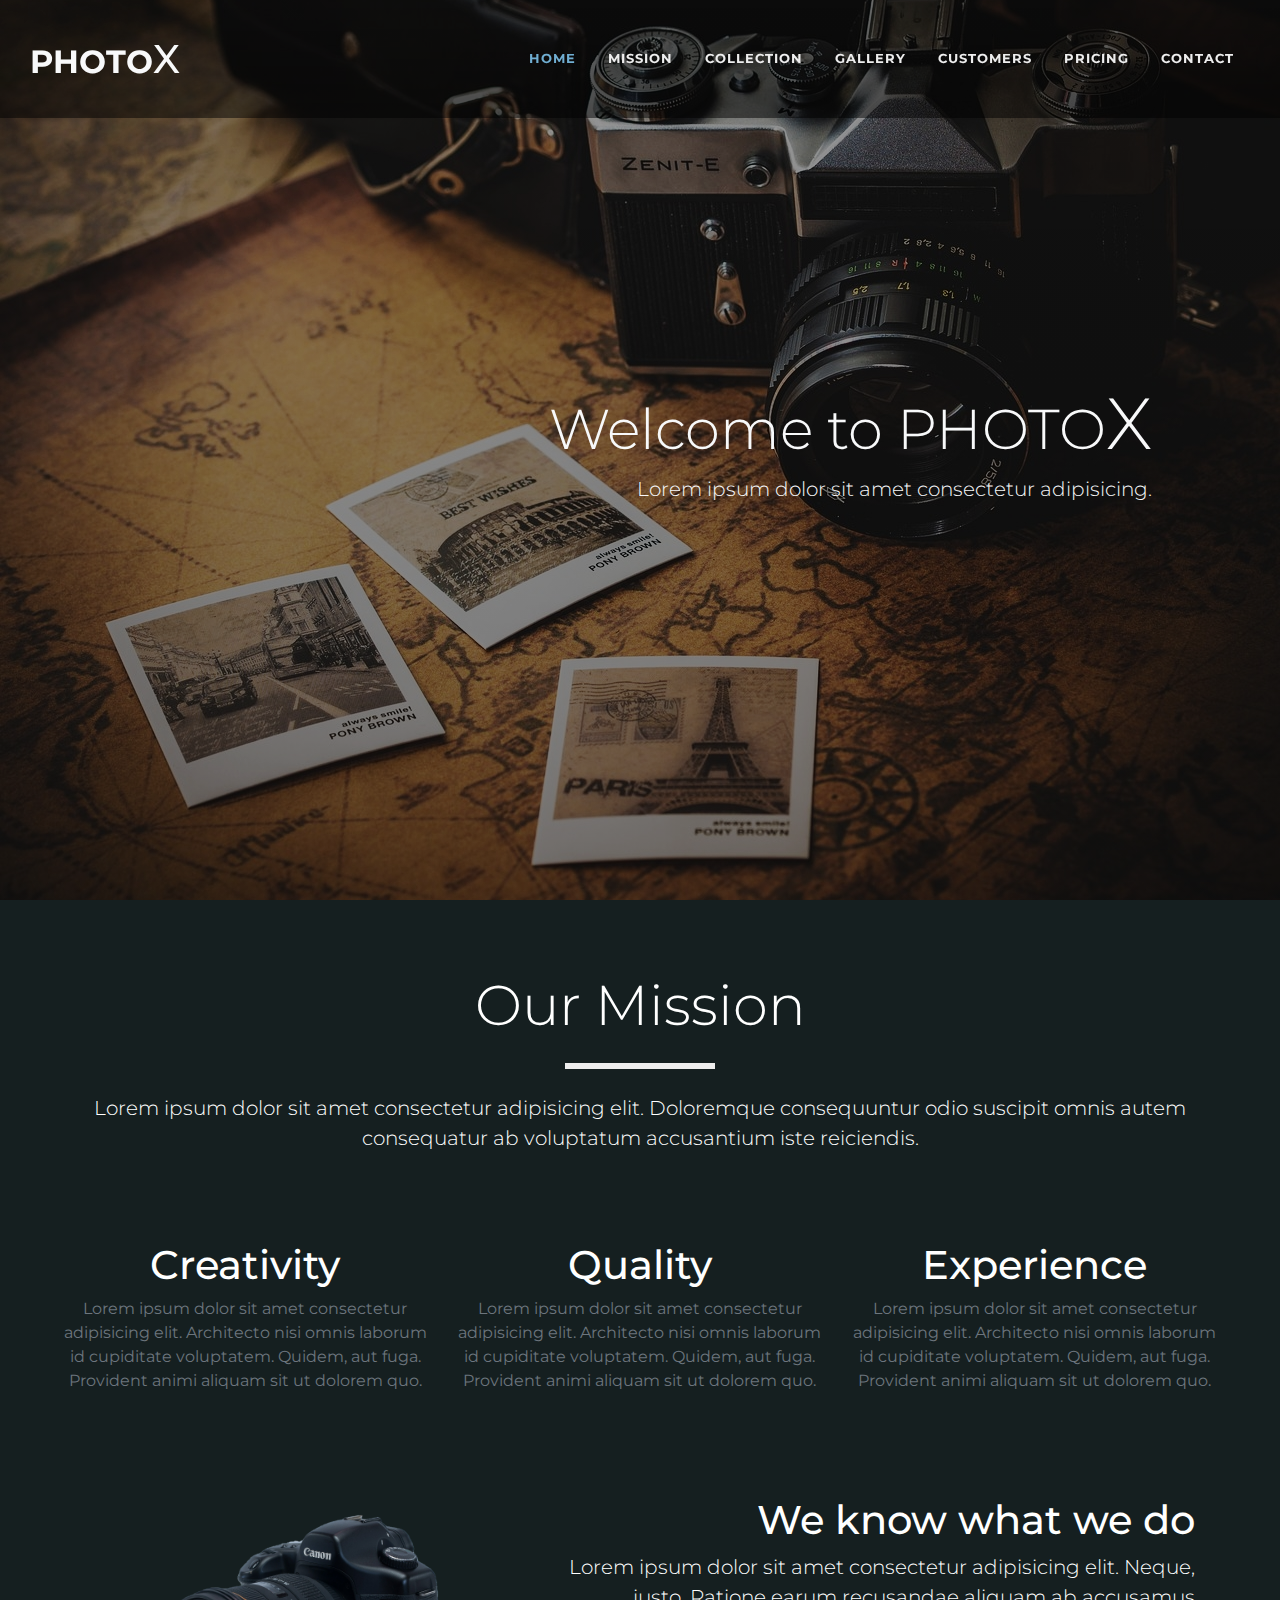
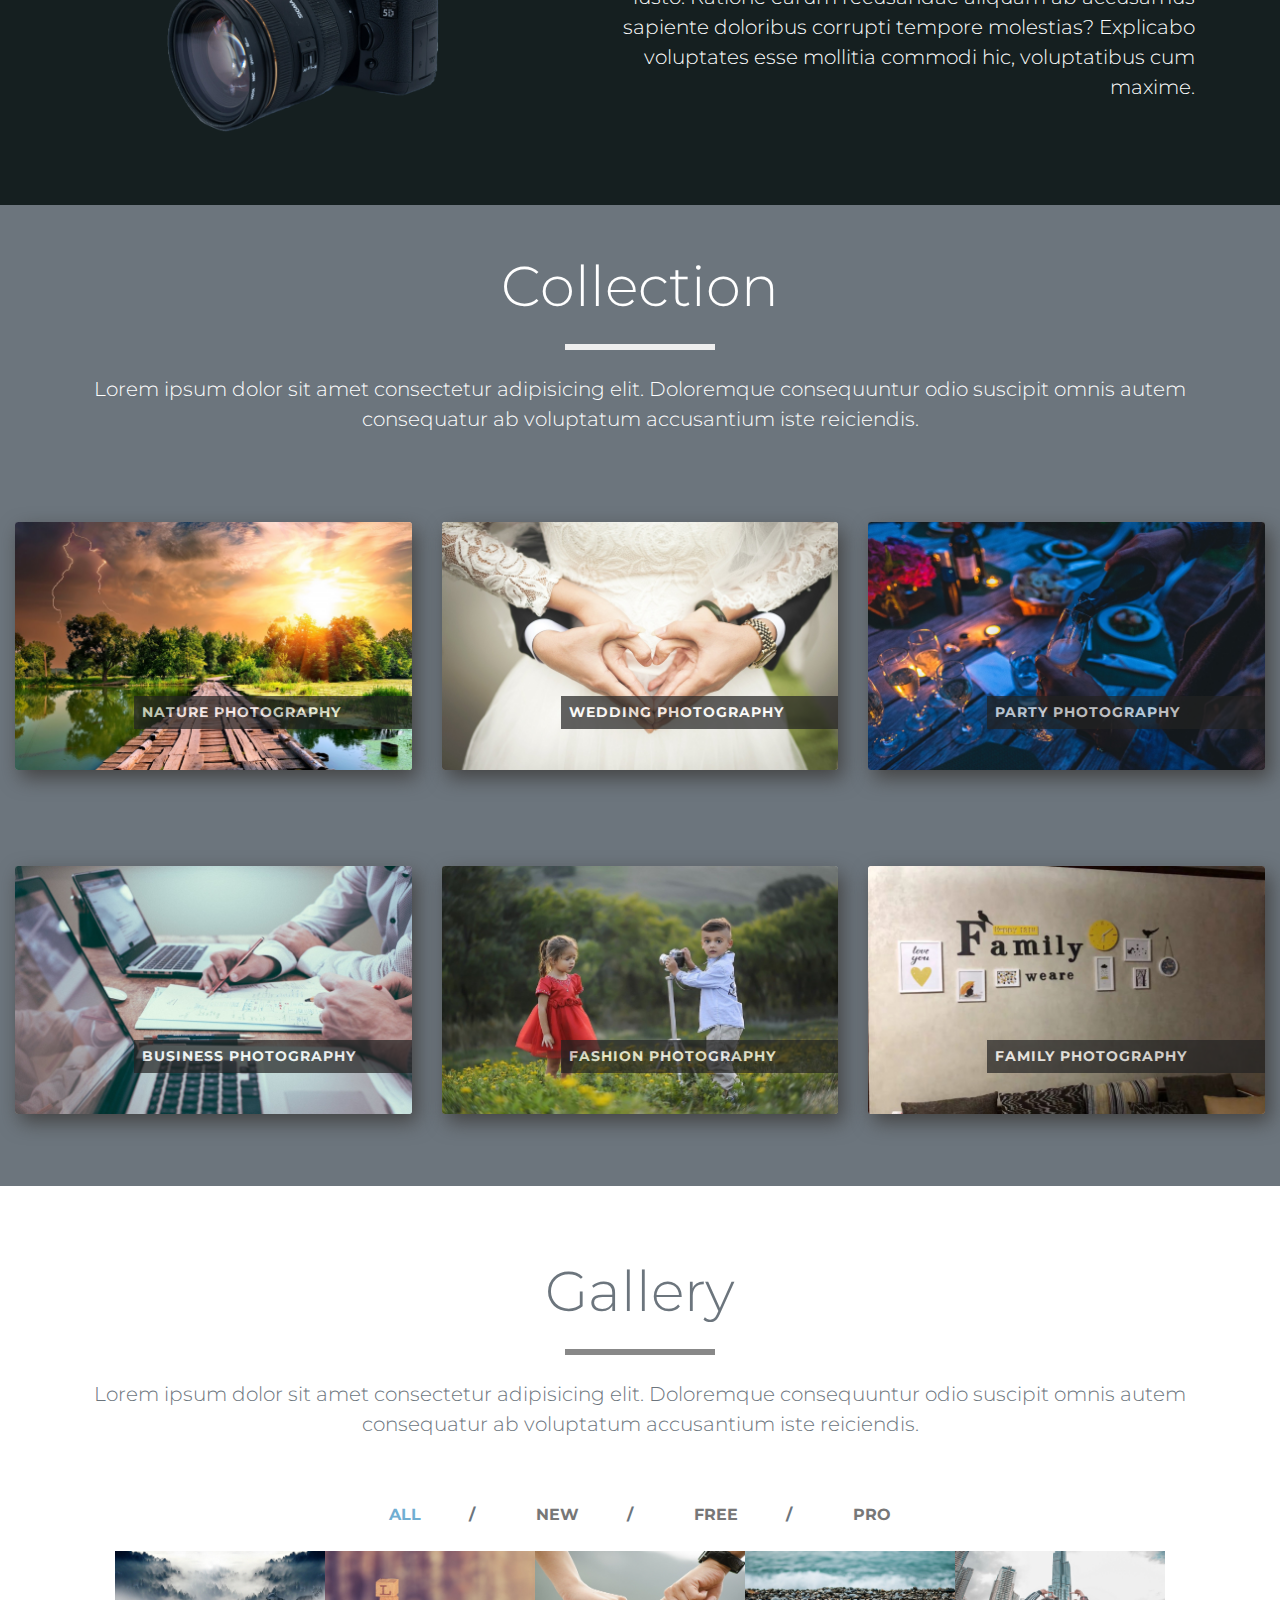
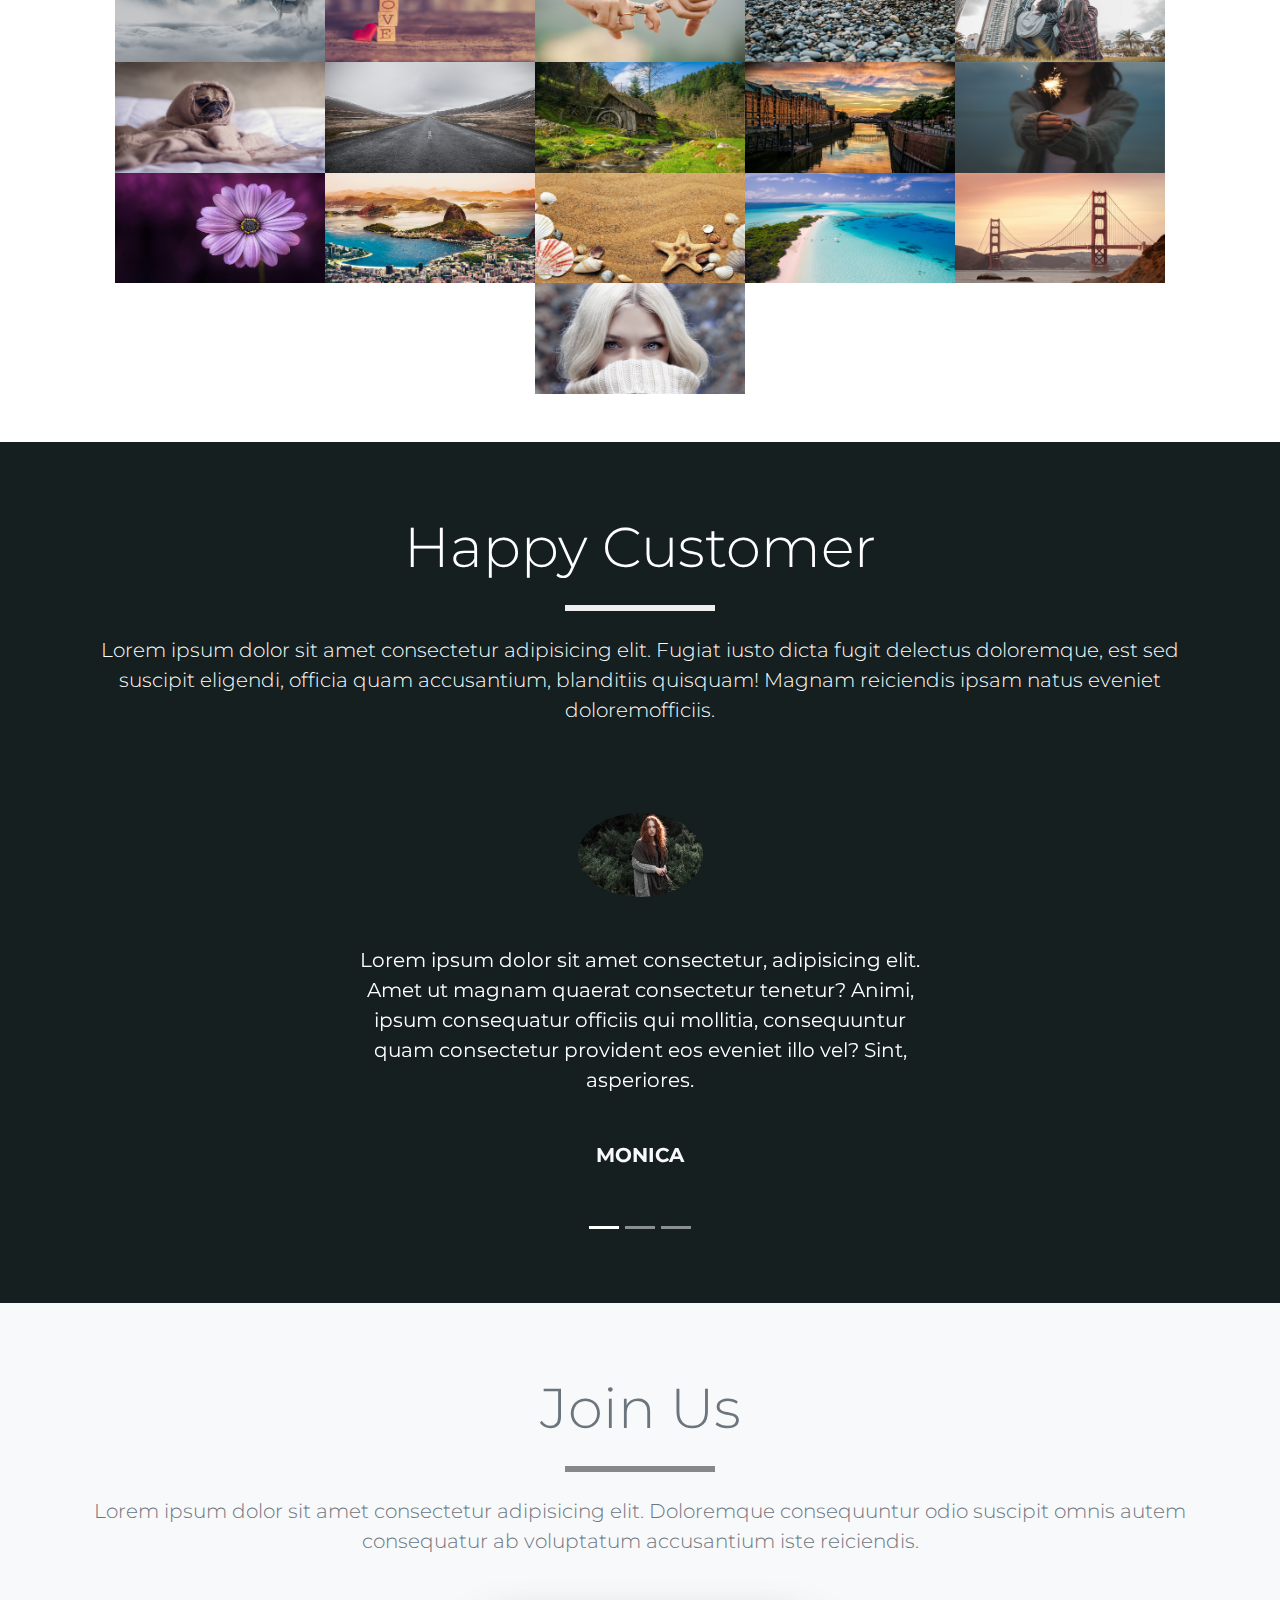
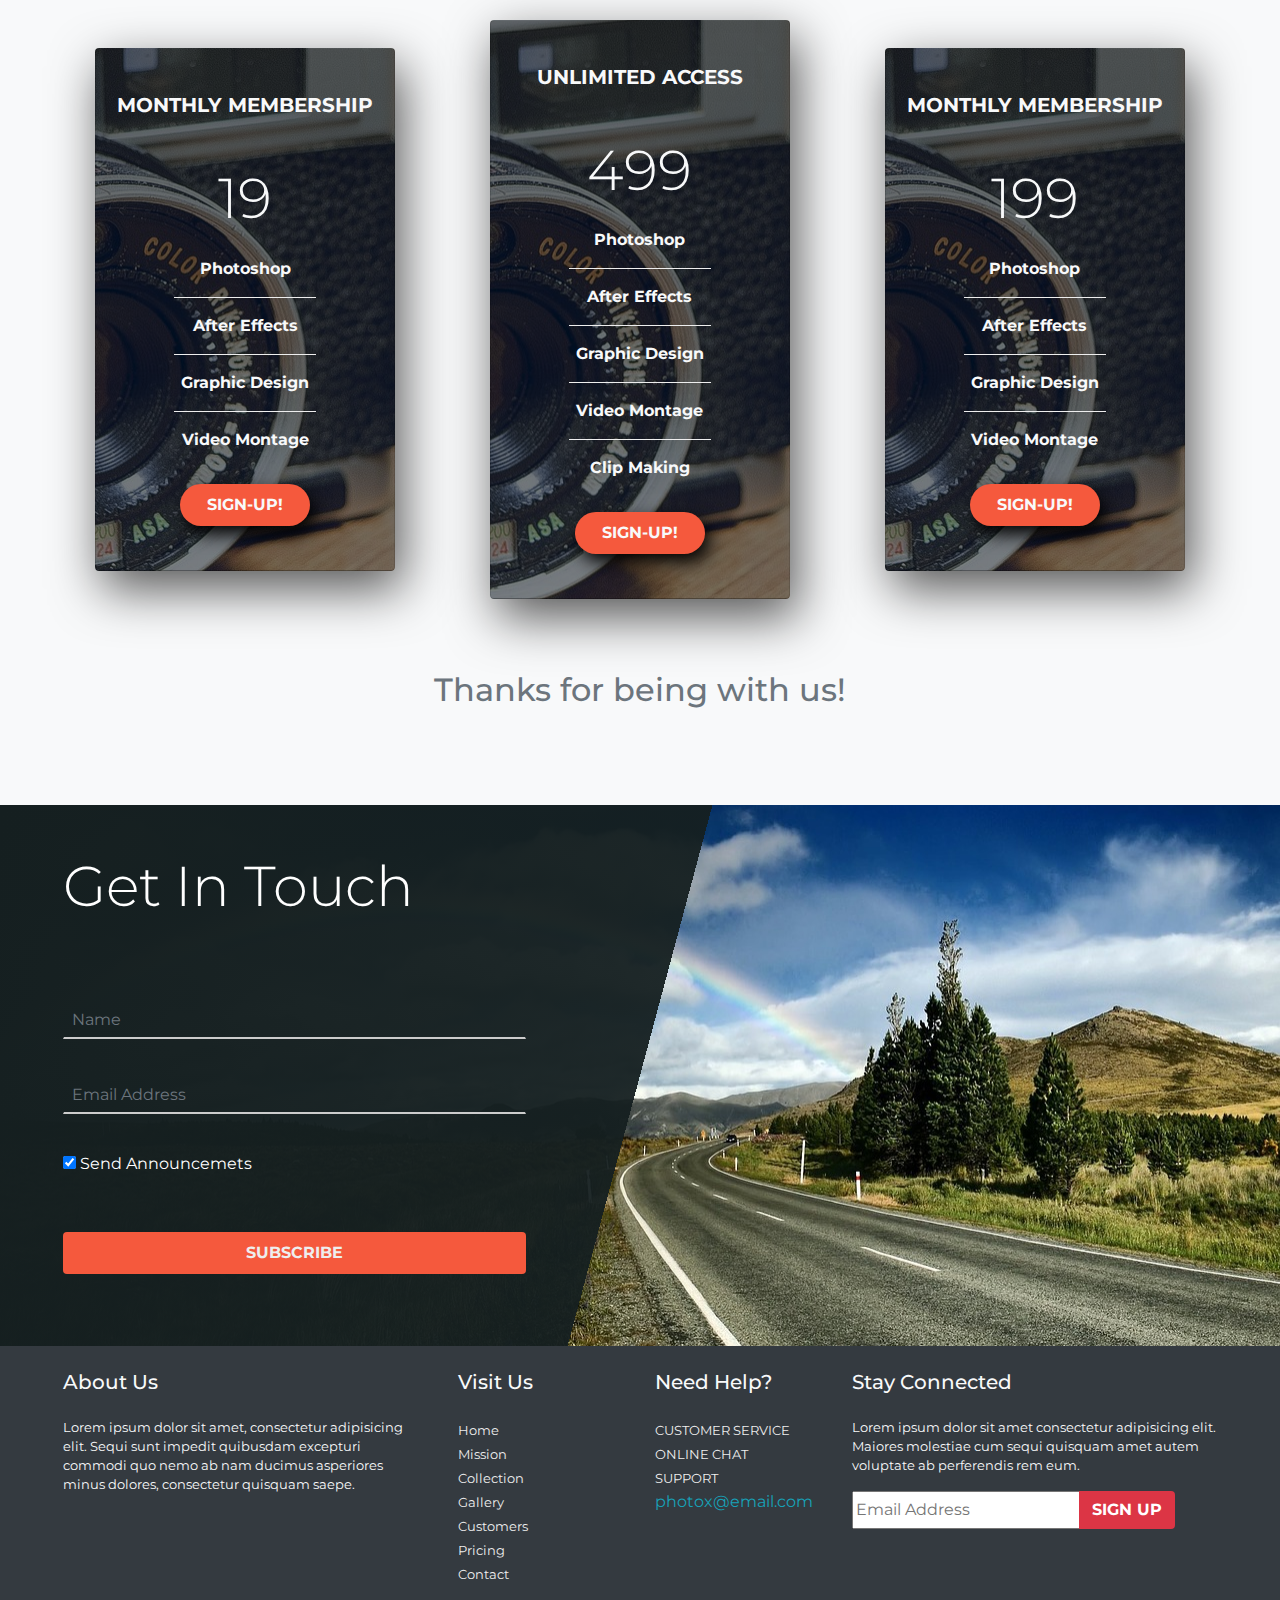
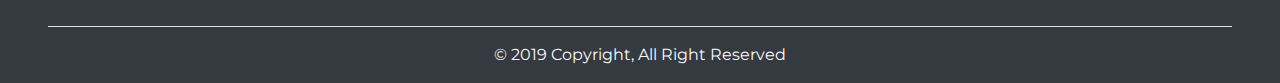
<file: web 3/index.html>
<!DOCTYPE html>
<html lang="en">
<head>
    <meta charset="UTF-8">
    <meta name="viewport" content="width=device-width, initial-scale=1.0">
    <meta http-equiv="X-UA-Compatible" content="ie=edge">
    <link rel="title icon" href="image/title.jpg">
    <link rel="stylesheet" href="https://stackpath.bootstrapcdn.com/bootstrap/4.4.1/css/bootstrap.min.css"
     integrity="sha384-Vkoo8x4CGsO3+Hhxv8T/Q5PaXtkKtu6ug5TOeNV6gBiFeWPGFN9MuhOf23Q9Ifjh" crossorigin="anonymous">
    <link rel="stylesheet" href="https://use.fontawesome.com/releases/v5.7.0/css/all.css" 
    integrity="sha384-lZN37f5QGtY3VHgisS14W3ExzMWZxybE1SJSEsQp9S+oqd12jhcu+A56Ebc1zFSJ" 
    crossorigin="anonymous">
    <link href="https://fonts.googleapis.com/css?family=Montserrat&display=swap" rel="stylesheet">
    <link rel="stylesheet" href="style.css">
    <title>PhotoX</title>
</head>
<body>
    <!-- header-->
    <header>

        <!-- navbar -->
    <nav class="navbar navbar-expand-lg fixed-top nav-menu ">
        <a class="navbar-brand text-light text-uppercase" href="#">
                <span class="h2 font-weight-bold">photo</span><span class="h1">X</span>
        </a>
        <button class="navbar-toggler nav-button" type="button" data-toggle="collapse"
                data-target="#myNavbar">
                <div class="bg-light line1"></div>
                <div class="bg-light line2"></div>
                <div class="bg-light line3"></div>
        </button>
        <div class="collapse navbar-collapse justify-content-end text-uppercase font-weight-bold " id="myNavbar">
            <ul class="navbar-nav">
                    <li class="nav-item"> 
                        <a href="#" class="nav-link m-2 menu-item nav-active">Home</a>
                    </li>
                    <li class="nav-item"> 
                            <a href="#" class="nav-link m-2 menu-item">Mission</a>
                    </li>
                    <li class="nav-item"> 
                            <a href="#" class="nav-link m-2 menu-item">Collection</a>
                    </li>
                    <li class="nav-item"> 
                            <a href="#" class="nav-link m-2 menu-item">Gallery</a>
                    </li>
                    <li class="nav-item"> 
                            <a href="#" class="nav-link m-2 menu-item">Customers</a>
                    </li>
                    <li class="nav-item"> 
                            <a href="#" class="nav-link m-2 menu-item">Pricing</a>
                    </li>
                    <li class="nav-item"> 
                            <a href="#" class="nav-link m-2 menu-item">Contact</a>
                    </li>
                </ul>
        </div>
    </nav>

<!-- end of navbar -->

<!-- banner -->
<div class="text-light text-md-right text-center  banner">
    <h1 class="display-4 banner-heading">Welcome to 
        <span class="text-uppercase">photo</span><span class="display-3">X</span></h1>
    <p class="lead banner-par">Lorem ipsum dolor sit amet consectetur adipisicing.</p>
</div>

<!-- end of banner -->


    </header>
    <!-- end of header-->

    <!-- mission-->
    <section class="p-5 mission">
        <div class="container-fluid">
            <!-- title -->
            <div class="row text-white text-center">
                <div class="col m-4">
                    <h1 class="display-4 mb-4 mis">Our Mission</h1>
                    <div class="underline mb-4"></div>
                    <p class="lead">Lorem ipsum dolor sit amet consectetur adipisicing elit. Doloremque consequuntur odio suscipit 
                    omnis autem consequatur ab voluptatum accusantium iste reiciendis.</p>
                </div>
            </div>
            <!-- end of title-->
            <div class="row my-5 text-white">
                <div class="col-md-4 text-center">
                    <i class="fas fa-cogs fa-5x text-danger mb-4"></i>
                    <h1 class="text-white">Creativity</h1>
                    <p class="text-muted">Lorem ipsum dolor sit amet consectetur adipisicing elit. Architecto nisi omnis laborum id cupiditate voluptatem. Quidem, aut fuga. Provident animi aliquam sit ut dolorem quo.</p>                
                </div>
                <div class="col-md-4 text-center">
                    <i class="far fa-thumbs-up fa-5x text-danger mb-4"></i>
                    <h1 class="text-white">Quality</h1>
                    <p class="text-muted">Lorem ipsum dolor sit amet consectetur adipisicing elit. Architecto nisi omnis laborum id cupiditate voluptatem. Quidem, aut fuga. Provident animi aliquam sit ut dolorem quo.</p>
                </div>
                <div class="col-md-4 text-center">
                    <i class="far fa-handshake fa-5x text-danger mb-4"></i>
                    <h1 class="text-white">Experience</h1>
                    <p class="text-muted">Lorem ipsum dolor sit amet consectetur adipisicing elit. Architecto nisi omnis laborum id cupiditate voluptatem. Quidem, aut fuga. Provident animi aliquam sit ut dolorem quo.</p>
                </div>
            </div>
        </div>
        <div class="container">
            <div class="row align-items-center">
                <div class="col-lg-5 text-center">
                    <img src="image/camera.png" width="400" class="img-fluid camera-img">
                </div>
                <div class="col-lg-7 text-white text-lg-right text-center mission-text">
                    <h1>We know what we do</h1>
                    <p class="lead">Lorem ipsum dolor sit amet consectetur adipisicing elit. Neque, iusto. Ratione earum recusandae aliquam ab accusamus sapiente doloribus corrupti tempore molestias? Explicabo voluptates
                     esse mollitia commodi hic, voluptatibus cum maxime.</p>
                </div>
            </div>
        </div>
    </section>
    
    <!-- end of mission -->

    <!-- collection-->
    <section class="bg-secondary py-4">
        <div class="container-fluid">
            <!-- title -->
            <div class="row text-white text-center">
                <div class="col m-4">
                    <h1 class="display-4 mb-4">Collection</h1>
                    <div class="underline mb-4"></div>
                    <p class="lead">Lorem ipsum dolor sit amet consectetur adipisicing elit. Doloremque consequuntur odio suscipit 
                    omnis autem consequatur ab voluptatum accusantium iste reiciendis.</p>
                </div>
            </div>
            <!-- end of title--> 
            <div class="row">
                <div class="col-lg-4 col-sm-6 my-5">
                    <div class="card border-0 card-shadow">
                        <img src="image/Nature.jpg" class="card-img">
                        <div class="card-img-overlay">
                            <h5 class="text-white text-uppercase font-weight-bold p-2 heading">Nature Photography</h5>
                        </div>
                    </div>
                </div>
                <div class="col-lg-4 col-sm-6 my-5">
                    <div class="card border-0 card-shadow">
                        <img src="image/wedding.jpg" class="card-img">
                        <div class="card-img-overlay">
                            <h5 class="text-white text-uppercase font-weight-bold p-2 heading">Wedding Photography</h5>
                        </div>
                    </div>
                </div>
                <div class="col-lg-4 col-sm-6 my-5">
                    <div class="card border-0 card-shadow">
                        <img src="image/party.jpg" class="card-img">
                        <div class="card-img-overlay">
                            <h5 class="text-white text-uppercase font-weight-bold p-2 heading">Party Photography</h5>
                        </div>
                    </div>
                </div>
                <div class="col-lg-4 col-sm-6 my-5">
                    <div class="card border-0 card-shadow">
                        <img src="image/business.jpg" class="card-img">
                        <div class="card-img-overlay">
                            <h5 class="text-white text-uppercase font-weight-bold p-2 heading">Business Photography</h5>
                        </div>
                    </div>
                </div>
                <div class="col-lg-4 col-sm-6 my-5">
                    <div class="card border-0 card-shadow">
                        <img src="image/fashion.jpg" class="card-img">
                        <div class="card-img-overlay">
                            <h5 class="text-white text-uppercase font-weight-bold p-2 heading">Fashion Photography</h5>
                        </div>
                    </div>
                </div>
                <div class="col-lg-4 col-sm-6 my-5">
                    <div class="card border-0 card-shadow">
                        <img src="image/family.jpg" class="card-img">
                        <div class="card-img-overlay">
                            <h5 class="text-white text-uppercase font-weight-bold p-2 heading">Family Photography</h5>
                        </div>
                    </div>
                </div>
            </div>          
        </div>
    </section>
    <!-- end of collection-->

    <!-- gallery-->
    <section class="py-5">
        <div class="container-fluid">
            <!-- title -->
            <div class="row text-muted text-center">
                <div class="col m-4">
                    <h1 class="display-4 mb-4">Gallery</h1>
                    <div class="underline-dark mb-4"></div>
                    <p class="lead">Lorem ipsum dolor sit amet consectetur adipisicing elit. Doloremque consequuntur odio suscipit 
                    omnis autem consequatur ab voluptatum accusantium iste reiciendis.</p>
                </div>
            </div>
            <!-- end of title--> 
            <ul class="list-inline text-center text-uppercase font-weight-bold my-4">
                <li class="list-inline-item 
                gallery-list-item active-item" data-filter="all">All<span class="mx-md-5 mx-3 text-muted">/</span></li>
                <li class="list-inline-item 
                gallery-list-item" data-filter="new">New<span class="mx-md-5 mx-3 text-muted">/</span></li>
                <li class="list-inline-item 
                gallery-list-item" data-filter="free">Free<span class="mx-md-5 mx-3 text-muted">/</span></li>
                <li class="list-inline-item 
                gallery-list-item" data-filter="pro">Pro</li>
            </ul>
            <div class="container-fluid">
                <div class="d-flex flex-wrap justify-content-center">
                    <div class="filter new"><img src="image/1.jpg" width="210"></div>
                    <div class="filter free"><img src="image/2.jpg" width="210"></div>
                    <div class="filter pro"><img src="image/3.jpg" width="210"></div>
                    <div class="filter new"><img src="image/4.jpg" width="210"></div>
                    <div class="filter pro"><img src="image/5.jpg" width="210"></div>
                    <div class="filter free"><img src="image/6.jpg" width="210"></div>
                    <div class="filter pro"><img src="image/7.jpg" width="210"></div>
                    <div class="filter free"><img src="image/8.jpg" width="210"></div>
                    <div class="filter new"><img src="image/9.jpg" width="210"></div>
                    <div class="filter pro"><img src="image/10.jpg" width="210"></div>
                    <div class="filter free"><img src="image/11.jpg" width="210"></div>
                    <div class="filter pro"><img src="image/12.jpg" width="210"></div>
                    <div class="filter new"><img src="image/13.jpg" width="210"></div>
                    <div class="filter free"><img src="image/14.jpg" width="210"></div>
                    <div class="filter new"><img src="image/15.jpg" width="210"></div>
                    <div class="filter pro"><img src="image/16.jpg" width="210"></div>
                </div>
            </div>         
        </div>
    </section> 
    <!-- end of galley-->


    <!--customer-->
    <section class="p-5 customers ">
        <div class="container-fluid">
             <!--title-->
             <div class="row text-white text-center">
                <div class="col m-4">
                    <h1 class="display-4 mb-4 hp">Happy Customer</h1>
                    <div class="underline mb-4"></div>
                    <p class="lead">Lorem ipsum dolor sit amet consectetur adipisicing elit.
                         Fugiat iusto dicta fugit delectus doloremque, est sed suscipit eligendi, 
                         officia quam accusantium, blanditiis quisquam! Magnam reiciendis ipsam 
                         natus eveniet doloremofficiis.</p>
                </div>
             </div>
            <!--end of title-->
            <div class="row">
                <div class="col-md-6 mx-auto">
                    <div class="carousel slide" data-ride="carousel"
                    id="customer-carousel">
                        <ol class="carousel-indicators">
                           <li data-target ="#customer-carousel"
                            data-slide-to="0" class="active"></li>
                           <li data-target ="#customer-carousel"
                            data-slide-to="1"></li>
                           <li data-target ="#customer-carousel"
                            data-slide-to="2"></li>
                           
                        </ol>
                        <div class="carousel-inner">
                            <div class="carousel-item active text-center">
                                <img src="image/customer.jpg" 
                                class="img-fluid rounded-circle m-5" width="125">
                                <blockquote class="blockquote text-white">
                                    <p class="mb-5">Lorem ipsum dolor sit amet consectetur,
                                         adipisicing elit. Amet ut magnam quaerat consectetur tenetur? Animi,
                                          ipsum consequatur officiis qui mollitia, consequuntur quam consectetur
                                           provident eos eveniet illo vel? Sint, asperiores.</p>
                                </blockquote>
                                           <h5 class="text-light text-uppercase
                                           font-weight-bold mb-3">Monica</h5>
                                           <ul class="list-inline mb-5">
                                               <li class="list-inline-item">
                                                   <i class="fas fa-star text-warning"></i></li>
                                               <li class="list-inline-item">
                                                   <i class="fas fa-star text-warning"></i></li>
                                               <li class="list-inline-item">
                                                   <i class="fas fa-star text-warning"></i></li>
                                               <li class="list-inline-item">
                                                   <i class="fas fa-star text-warning"></i></li>
                                               <li class="list-inline-item">
                                                   <i class="fas fa-star text-warning"></i>
                                               </li>
                                           </ul>
                            </div>
                            <div class="carousel-item text-center">
                                <img src="image/customer2.jpg" 
                                class="img-fluid rounded-circle m-5" width="125">
                                <blockquote class="blockquote text-white">
                                    <p class="mb-5">Lorem ipsum dolor sit amet consectetur,
                                         adipisicing elit. Amet ut magnam quaerat consectetur tenetur? Animi,
                                          ipsum consequatur officiis qui mollitia, consequuntur quam consectetur
                                           provident eos eveniet illo vel? Sint, asperiores.</p>
                                 </blockquote>
                                           <h5 class="text-light text-uppercase
                                           font-weight-bold mb-3">joinnathan</h5>
                                           <ul class="list-inline mb-5">
                                            <li class="list-inline-item">
                                                <i class="fas fa-star text-warning"></i></li>
                                            <li class="list-inline-item">
                                                <i class="fas fa-star text-warning"></i></li>
                                            <li class="list-inline-item">
                                                <i class="fas fa-star text-warning"></i></li>
                                            <li class="list-inline-item">
                                                <i class="fas fa-star text-warning"></i></li>
                                            <li class="list-inline-item">
                                                <i class="fas fa-star text-warning"></i>
                                            </li>
                                           </ul>
                            </div>
                            <div class="carousel-item text-center">
                                <img src="image/customer3.jpg" 
                                class="img-fluid rounded-circle m-5" width="125">
                                <blockquote class="blockquote text-white">
                                    <p class="mb-5">Lorem ipsum dolor sit amet consectetur,
                                         adipisicing elit. Amet ut magnam quaerat consectetur tenetur? Animi,
                                          ipsum consequatur officiis qui mollitia, consequuntur quam consectetur
                                           provident eos eveniet illo vel? Sint, asperiores.</p>
                                        </blockquote>
                                           <h5 class="text-light text-uppercase
                                           font-weight-bold mb-3">helen</h5>
                                           <ul class="list-inline mb-5">
                                            <li class="list-inline-item">
                                                <i class="fas fa-star text-warning"></i></li>
                                            <li class="list-inline-item">
                                                <i class="fas fa-star text-warning"></i></li>
                                            <li class="list-inline-item">
                                                <i class="fas fa-star text-warning"></i></li>
                                            <li class="list-inline-item">
                                                <i class="fas fa-star text-warning"></i></li>
                                            <li class="list-inline-item">
                                                <i class="fas fa-star text-warning"></i>
                                            </li>
                                           </ul>
                            </div>
                        </div>
                    </div>
                </div>
            </div>
        </div>
    
    </section>
    <!--end of customer-->


    <!-- pricing-->
    <section class="bg-light text-center p-5">
        <div class="container-fluid">
            <!-- title -->
            <div class="row text-muted text-center">
                <div class="col m-4">
                    <h1 class="display-4 mb-4">Join Us</h1>
                    <div class="underline-dark mb-4"></div>
                    <p class="lead">Lorem ipsum dolor sit amet consectetur adipisicing elit. Doloremque consequuntur odio suscipit 
                    omnis autem consequatur ab voluptatum accusantium iste reiciendis.</p>
                </div>
            </div>
            <!-- end of title-->
            <div class="row align-items-center">
                <div class="col-lg-4">
                    <div class="card card-1 text-light py-4 my-4 mx-auto">
                        <div class="card-body">
                            <h5 class="text-uppercase font-weight-bold mb-5">Monthly Membership</h5>
                            <h1 class="display-4"><i class="fas fa-dollar-sign"></i> 19</h1>
                            <ul class="list-unstyled">
                                <li class="font-weight-bold py-3 card-list-item">Photoshop</li>
                                <li class="font-weight-bold py-3 card-list-item">After Effects</li>
                                <li class="font-weight-bold py-3 card-list-item">Graphic Design</li>
                                <li class="font-weight-bold py-3 card-list-item border-0">Video Montage</li>
                            </ul>
                            <a href="#" class="btn p-2 text-uppercase font-weight-bold price-card-button text-light">sign-up!</a>
                        </div>
                    </div>
                </div>
                <div class="col-lg-4">
                    <div class="card card-2 text-light py-4 my-4 mx-auto">
                        <div class="card-body">
                            <h5 class="text-uppercase font-weight-bold mb-5">Unlimited Access</h5>
                            <h1 class="display-4"><i class="fas fa-dollar-sign"></i> 499</h1>
                            <ul class="list-unstyled">
                                <li class="font-weight-bold py-3 card-list-item">Photoshop</li>
                                <li class="font-weight-bold py-3 card-list-item">After Effects</li>
                                <li class="font-weight-bold py-3 card-list-item">Graphic Design</li>
                                <li class="font-weight-bold py-3 card-list-item">Video Montage</li>
                                <li class="font-weight-bold py-3 card-list-item border-0">Clip Making</li>
                            </ul>
                            <a href="#" class="btn p-2 text-uppercase font-weight-bold price-card-button text-light">sign-up!</a>
                        </div>
                    </div>
                </div>
                <div class="col-lg-4">
                    <div class="card card-3 text-light py-4 my-4 mx-auto">
                        <div class="card-body">
                            <h5 class="text-uppercase font-weight-bold mb-5">Monthly Membership</h5>
                            <h1 class="display-4"><i class="fas fa-dollar-sign"></i> 199</h1>
                            <ul class="list-unstyled">
                                <li class="font-weight-bold py-3 card-list-item">Photoshop</li>
                                <li class="font-weight-bold py-3 card-list-item">After Effects</li>
                                <li class="font-weight-bold py-3 card-list-item">Graphic Design</li>
                                <li class="font-weight-bold py-3 card-list-item border-0">Video Montage</li>
                            </ul>
                            <a href="#" class="btn p-2 text-uppercase font-weight-bold price-card-button text-light">sign-up!</a>
                        </div>
                    </div>
                </div>
            </div>
            <div class="my-5">
                <h2 class="text-muted mb-4">Thanks for being with us!</h2>
                <i class="fas fa-coffee fa-3x"></i>
            </div>
        </div>
    </section>
    <!-- end of pricing-->

    <!-- contact-->
    <section class="contact p-5">
        <div class="container-fluid">
            <div class="row">
                <div class="col-lg-5 pb-4">
                    <h3 class="display-4 mb-5 text-white">Get In Touch</h3>
                    <form class="contact-form">
                        <div class="form-group py-4">
                            <input type="text" class="form-control my-2 p-2 input" placeholder="Name">
                            <label for="name" class="label">Name</label>
                        </div>
                        <div class="form-group py-4">
                            <input type="email" class="form-control my-2 p-2 input" placeholder="Email Address">
                            <label for="email" class="label">Email Address</label>
                        </div>
                        <div class="form-group py-4 my-4">
                            <input type="checkbox" checked>
                            <label for="check" class="text-white">Send Announcemets</label>
                        </div>
                        <button type="submit" class="btn btn-block p-2
                        font-weight-bold text-uppercase submit-button">Subscribe</button>
                    </form>                
                </div>
            </div>
        </div>
    </section>
    <!-- end of contact-->

    <!-- footer-->
    <footer class="bg-dark px-5">
        <div class="container-fluid">
            <div class="row text-light py-4">
                <div class="col-lg-4 col-sm-6">
                    <h5 class="pb-3">About Us</h5>
                    <p class="small">Lorem ipsum dolor sit amet, consectetur adipisicing elit. Sequi sunt impedit quibusdam 
                    excepturi commodi quo nemo ab nam ducimus asperiores minus dolores, consectetur quisquam saepe.</p>
                </div>
                <div class="col-lg-2 col-sm-6">
                    <h5 class="pb-3">Visit Us</h5>
                    <ul class="list-unstyled">
                        <li>
                            <a href="#" class="footer-link">Home</a>
                        </li>
                        <li>
                            <a href="#" class="footer-link">Mission</a>
                        </li>
                        <li>
                            <a href="#" class="footer-link">Collection</a>
                        </li>
                        <li>
                            <a href="#" class="footer-link">Gallery</a>
                        </li>
                        <li>
                            <a href="#" class="footer-link">Customers</a>
                        </li>
                        <li>
                            <a href="#" class="footer-link">Pricing</a>
                        </li>
                        <li>
                            <a href="#" class="footer-link">Contact</a>
                        </li>
                    </ul>
                </div>
                <div class="col-lg-2 col-sm-6">
                    <h5 class="pb-3">Need Help?</h5>
                    <ul class="list-unstyled">
                        <li>
                            <a href="#" class="footer-link 
                            text-uppercase">Customer Service</a>
                        </li>
                        <li>
                            <a href="#" class="footer-link 
                            text-uppercase">Online Chat</a>
                        </li>
                        <li>
                            <a href="#" class="footer-link 
                            text-uppercase">Support</a>
                        </li>
                        <li>
                            <a href="#" class="text-info">photox@email.com</a>
                        </li>
                    </ul>
                </div>
                <div class="col-lg-4 col-sm-6">
                    <h5 class="pb-3">Stay Connected</h5>
                    <p class="small">Lorem ipsum dolor sit amet consectetur adipisicing elit. Maiores 
                        molestiae cum sequi quisquam amet autem voluptate ab perferendis rem eum.</p>
                    <form class="mb-3">
                        <div class="input-group">
                            <input type="text" class="form-coltrol" placeholder="Email Address">
                            <div class="input-group-append">
                                <button type="button" class="btn bg-danger text-white text-uppercase font-weight-bold">Sign Up</button>
                            </div>
                        </div>
                    </form>
                    <ul class="list-inline">
                        <li class="list-inline-item"><i class="fab fa-facebook-square fa-2x text-primary"></i></li>
                        <li class="list-inline-item"><i class="fab fa-google-plus fa-2x text-danger"></i></li>
                        <li class="list-inline-item"><i class="fab fa-instagram fa-2x text-danger"></i></li>
                        <li class="list-inline-item"><i class="fab fa-twitter fa-2x text-info"></i></li>
                        <li class="list-inline-item"><i class="fab fa-youtube fa-2x text-danger"></i></li>
                    </ul>
                </div>
            </div>
            <div class="row">
                <div class="col text-center text-light border-top pt-3">
                    <p>&copy; 2019 Copyright, All Right Reserved</p>
                </div>
            </div>
        </div>
    </footer>
    <!-- end of footer-->



    <script src="https://code.jquery.com/jquery-3.4.1.slim.min.js" integrity="sha384-J6qa4849blE2+poT4WnyKhv5vZF5SrPo0iEjwBvKU7imGFAV0wwj1yYfoRSJoZ+n" crossorigin="anonymous"></script>
<script src="https://cdn.jsdelivr.net/npm/popper.js@1.16.0/dist/umd/popper.min.js" integrity="sha384-Q6E9RHvbIyZFJoft+2mJbHaEWldlvI9IOYy5n3zV9zzTtmI3UksdQRVvoxMfooAo" crossorigin="anonymous"></script>
<script src="https://stackpath.bootstrapcdn.com/bootstrap/4.4.1/js/bootstrap.min.js" integrity="sha384-wfSDF2E50Y2D1uUdj0O3uMBJnjuUD4Ih7YwaYd1iqfktj0Uod8GCExl3Og8ifwB6" crossorigin="anonymous"></script>
    <script src="script.js"></script>
</body>
</html>
</file>
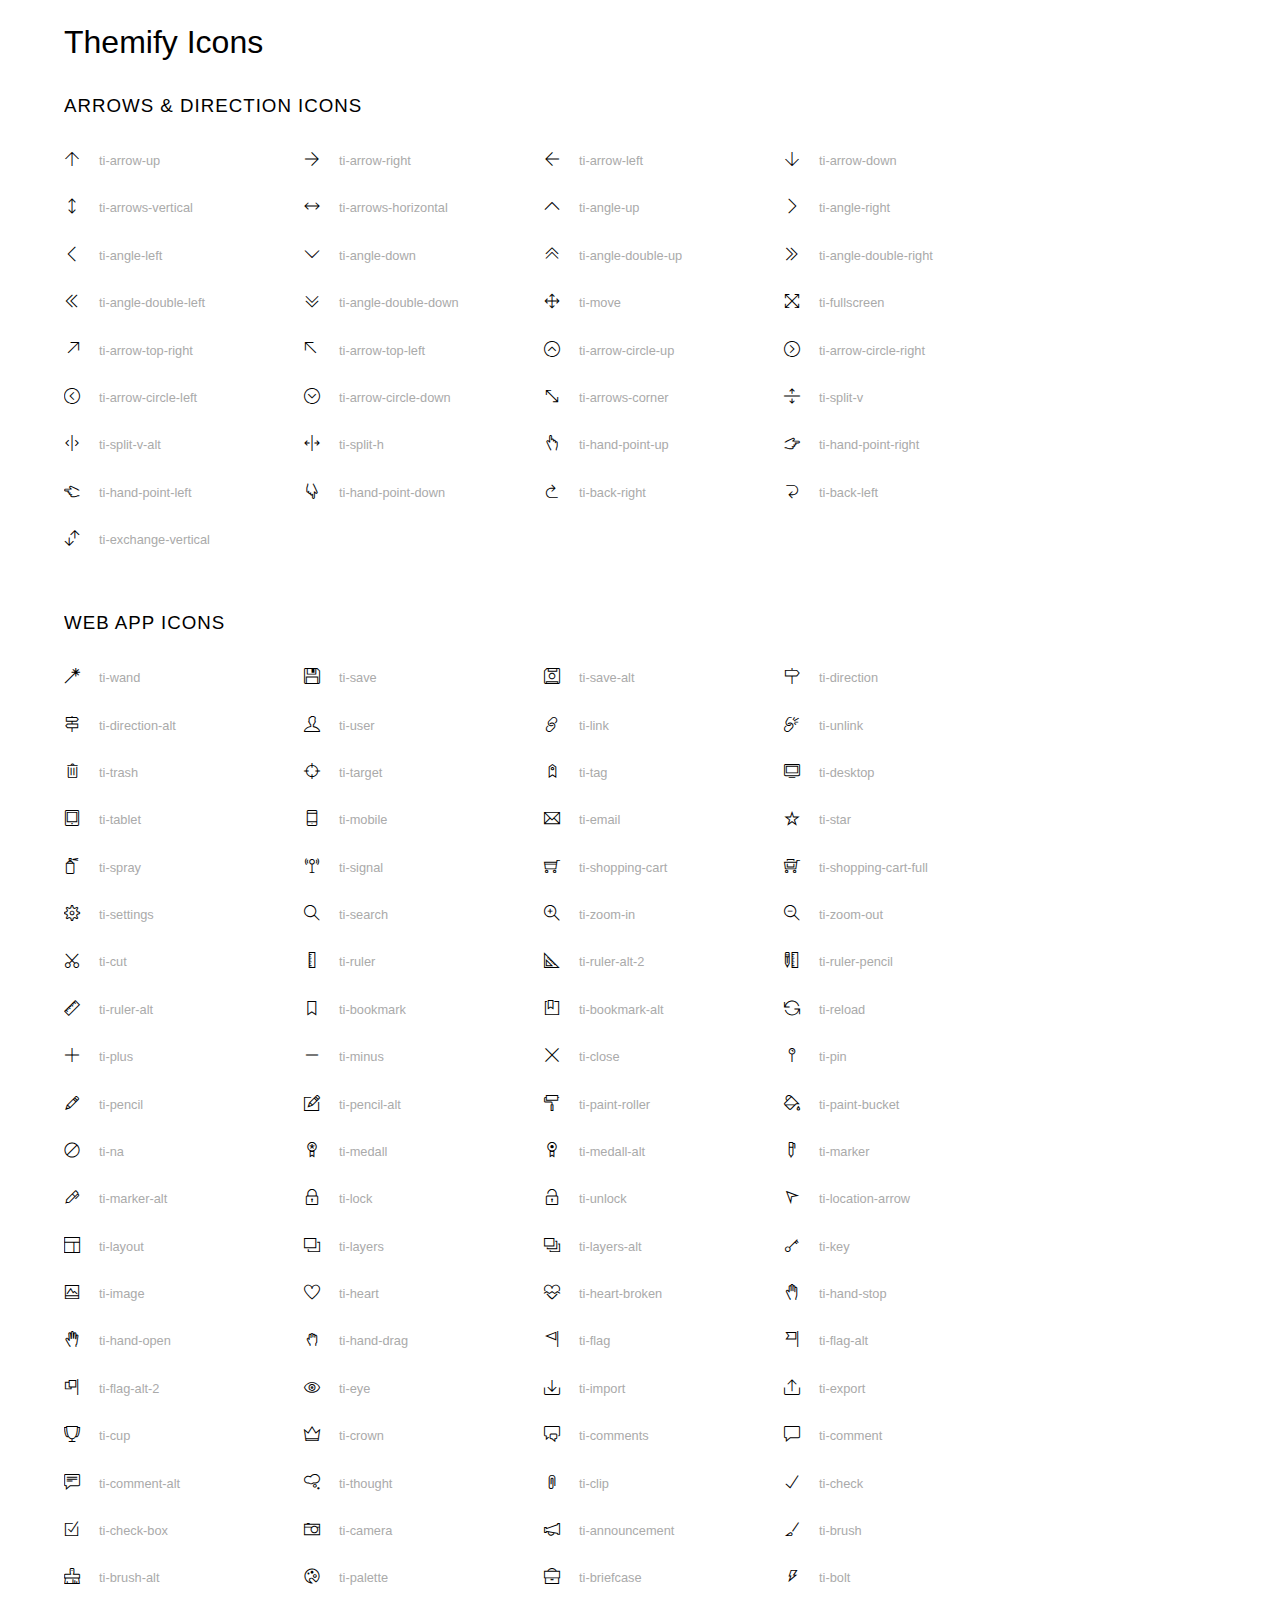
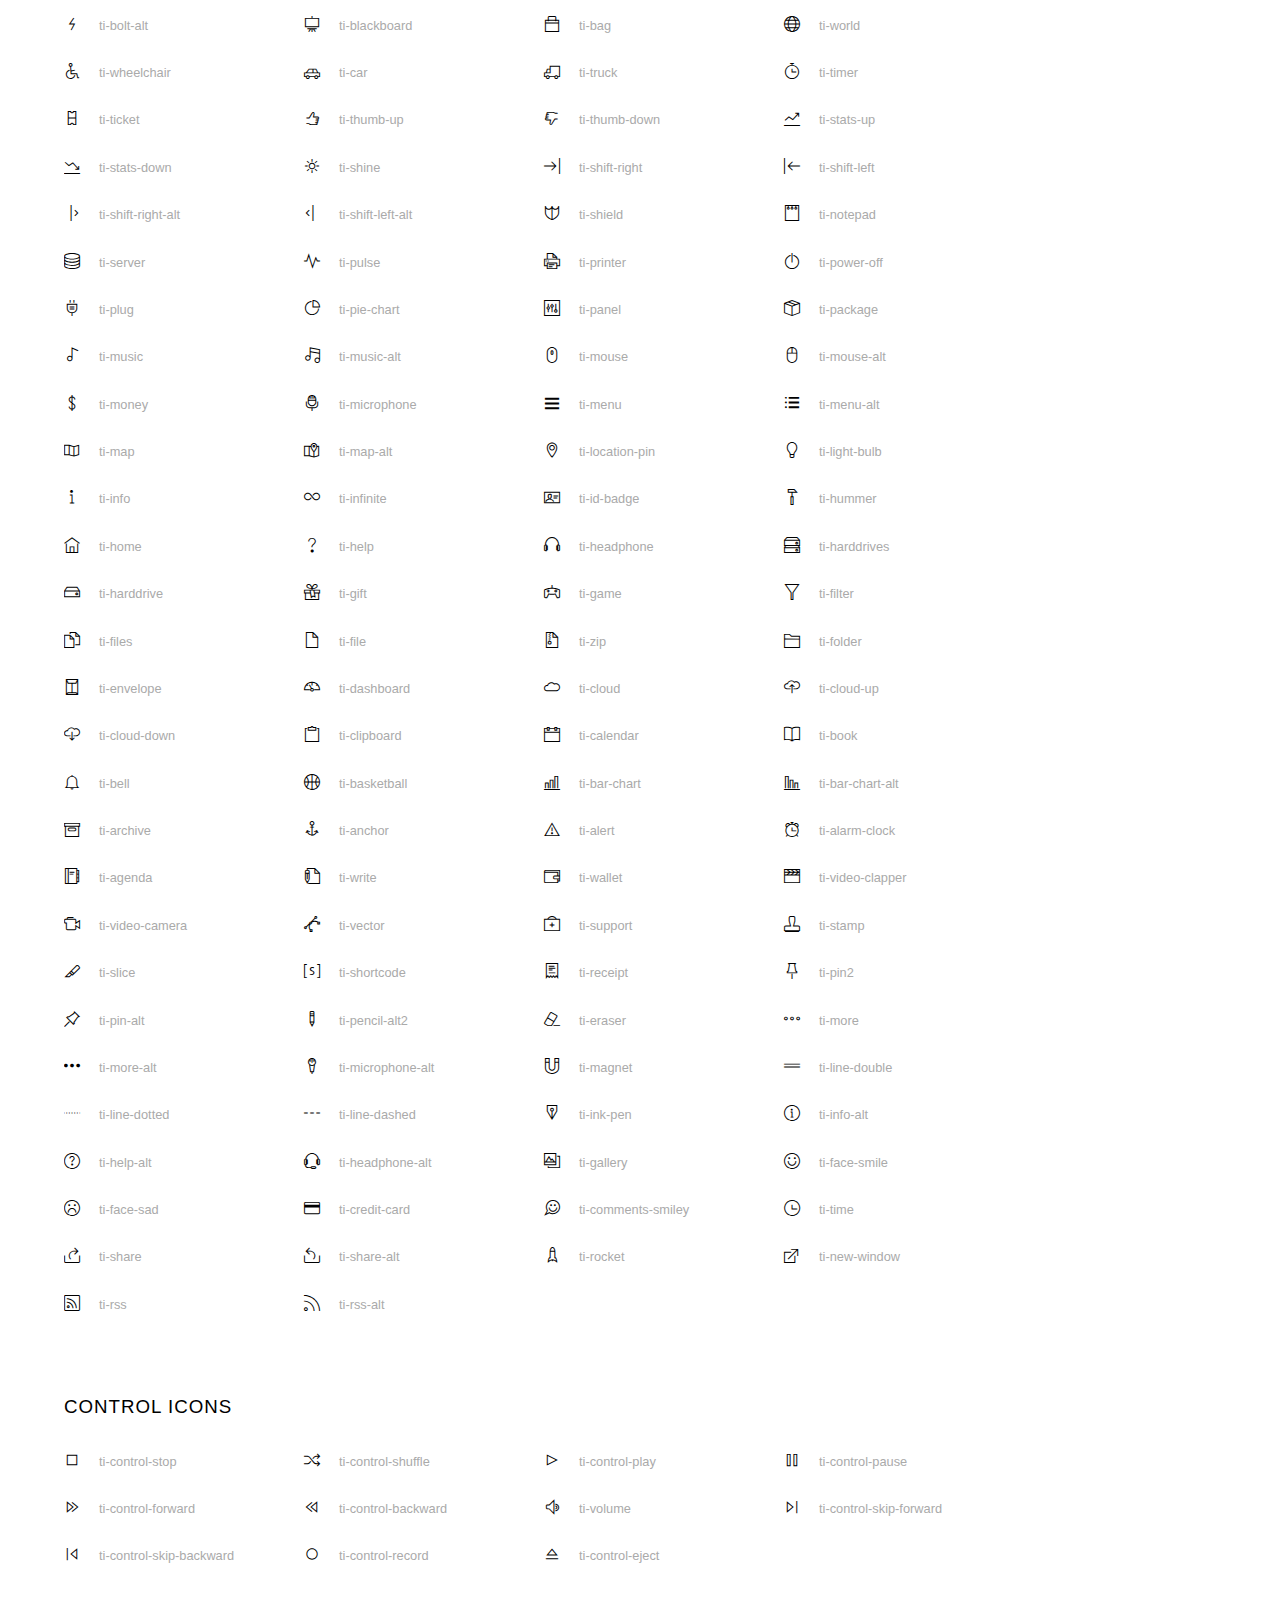
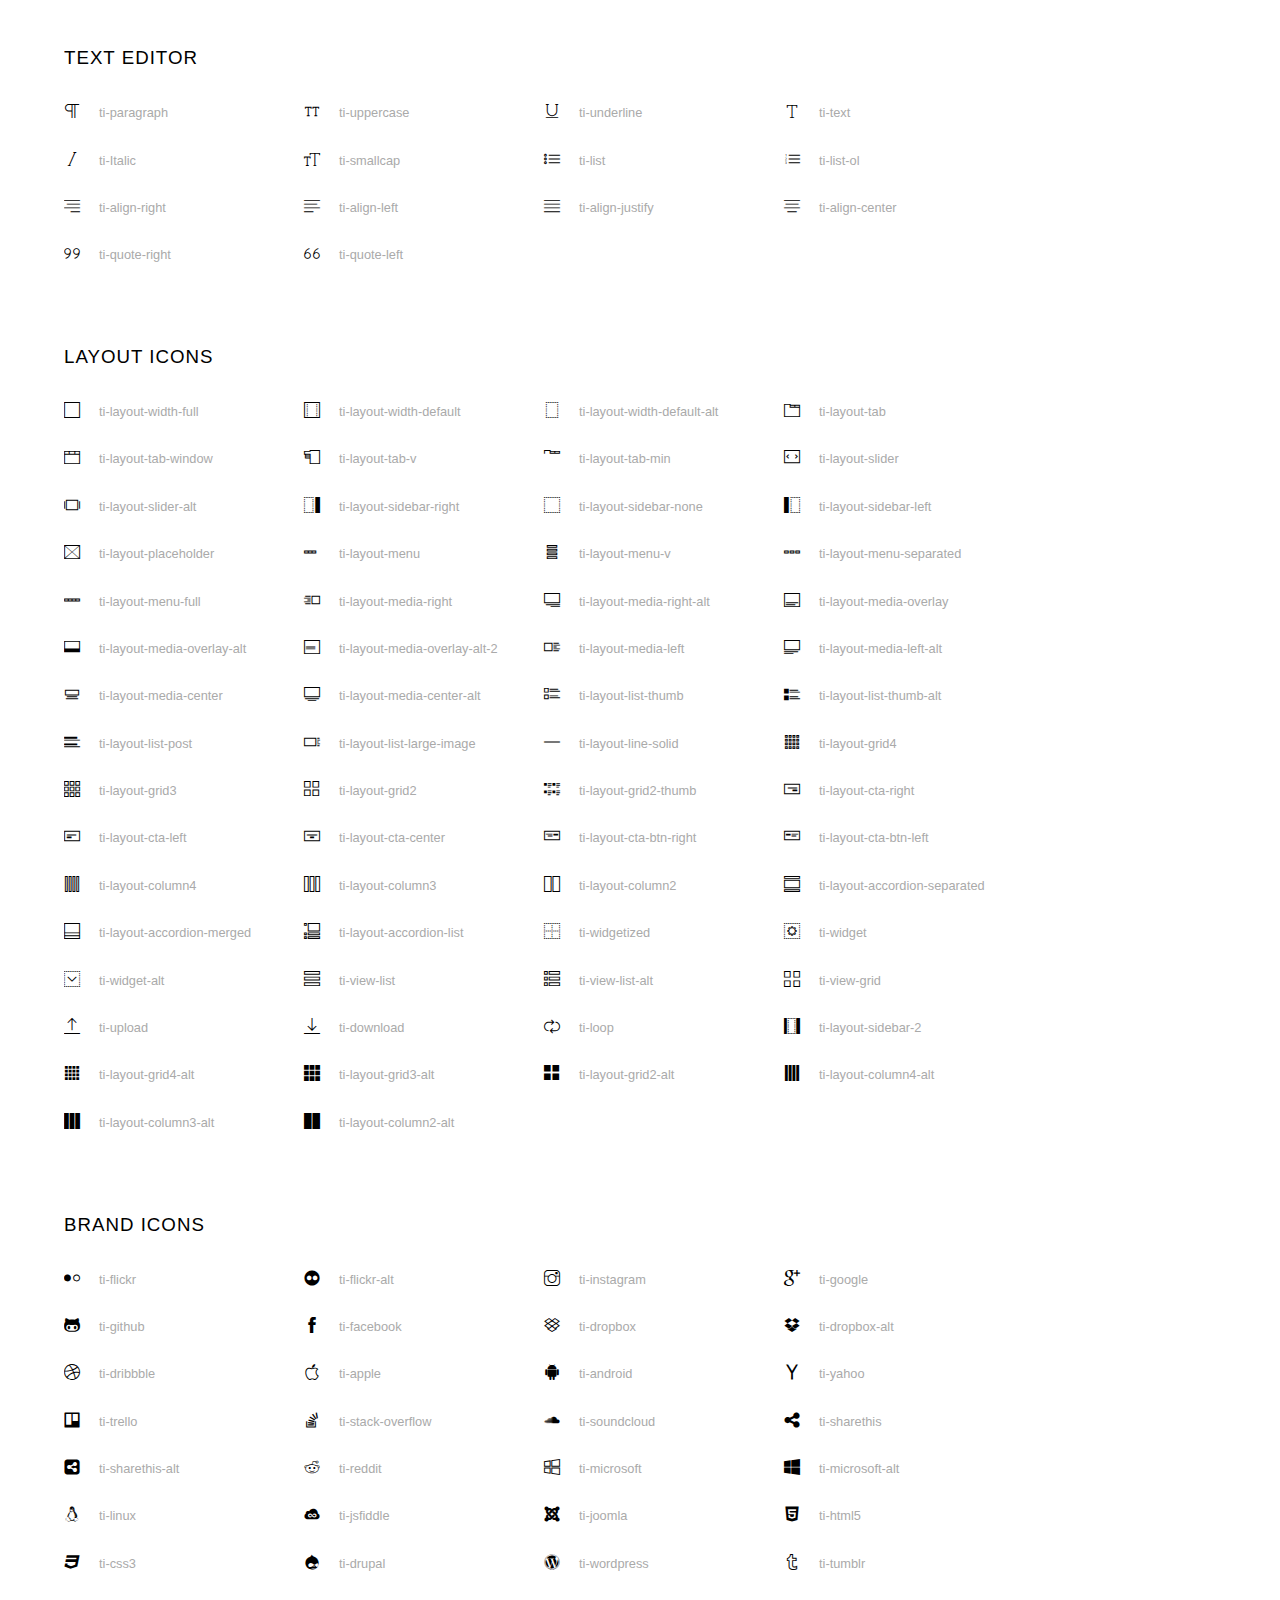
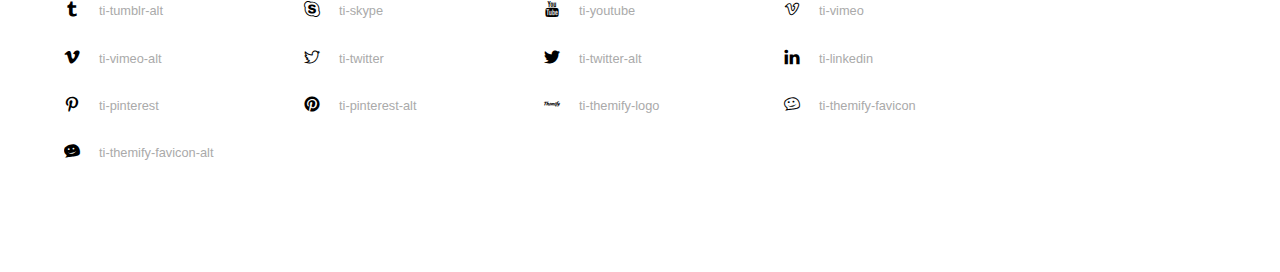
<file: assets/font/themify-icons/index.html>
<!doctype html>
<html>
<head>
	<meta charset="utf-8">
	<title>Themify Icon Font</title>
	<meta name="viewport" content="width=device-width">
	<link rel="stylesheet" href="demo-files/demo.css">
	<link rel="stylesheet" href="themify-icons.css">
	<!--[if lt IE 8]><!-->
	<link rel="stylesheet" href="ie7/ie7.css">
	<!--<![endif]-->
</head>
<body>
	<h1>Themify Icons</h1>

	<div class="icon-section">

		<div class="icon-section">
			<h3>Arrows &amp; Direction Icons </h3>

			<div class="icon-container">
				<span class="ti-arrow-up"></span><span class="icon-name"> ti-arrow-up</span>
			</div>
			<div class="icon-container">
				<span class="ti-arrow-right"></span><span class="icon-name"> ti-arrow-right</span>
			</div>
			<div class="icon-container">
				<span class="ti-arrow-left"></span><span class="icon-name"> ti-arrow-left</span>
			</div>
			<div class="icon-container">
				<span class="ti-arrow-down"></span><span class="icon-name"> ti-arrow-down</span>
			</div>
			<div class="icon-container">
				<span class="ti-arrows-vertical"></span><span class="icon-name"> ti-arrows-vertical</span>
			</div>
			<div class="icon-container">
				<span class="ti-arrows-horizontal"></span><span class="icon-name"> ti-arrows-horizontal</span>
			</div>
			<div class="icon-container">
				<span class="ti-angle-up"></span><span class="icon-name"> ti-angle-up</span>
			</div>
			<div class="icon-container">
				<span class="ti-angle-right"></span><span class="icon-name"> ti-angle-right</span>
			</div>
			<div class="icon-container">
				<span class="ti-angle-left"></span><span class="icon-name"> ti-angle-left</span>
			</div>
			<div class="icon-container">
				<span class="ti-angle-down"></span><span class="icon-name"> ti-angle-down</span>
			</div>	
			<div class="icon-container">
				<span class="ti-angle-double-up"></span><span class="icon-name"> ti-angle-double-up</span>
			</div>
			<div class="icon-container">
				<span class="ti-angle-double-right"></span><span class="icon-name"> ti-angle-double-right</span>
			</div>
			<div class="icon-container">
				<span class="ti-angle-double-left"></span><span class="icon-name"> ti-angle-double-left</span>
			</div>
			<div class="icon-container">
				<span class="ti-angle-double-down"></span><span class="icon-name"> ti-angle-double-down</span>
			</div>					
			<div class="icon-container">
				<span class="ti-move"></span><span class="icon-name"> ti-move</span>
			</div>
			<div class="icon-container">
				<span class="ti-fullscreen"></span><span class="icon-name"> ti-fullscreen</span>
			</div>
			<div class="icon-container">
				<span class="ti-arrow-top-right"></span><span class="icon-name"> ti-arrow-top-right</span>
			</div>
			<div class="icon-container">
				<span class="ti-arrow-top-left"></span><span class="icon-name"> ti-arrow-top-left</span>
			</div>
			<div class="icon-container">
				<span class="ti-arrow-circle-up"></span><span class="icon-name"> ti-arrow-circle-up</span>
			</div>
			<div class="icon-container">
				<span class="ti-arrow-circle-right"></span><span class="icon-name"> ti-arrow-circle-right</span>
			</div>
			<div class="icon-container">
				<span class="ti-arrow-circle-left"></span><span class="icon-name"> ti-arrow-circle-left</span>
			</div>
			<div class="icon-container">
				<span class="ti-arrow-circle-down"></span><span class="icon-name"> ti-arrow-circle-down</span>
			</div>
			<div class="icon-container">
				<span class="ti-arrows-corner"></span><span class="icon-name"> ti-arrows-corner</span>
			</div>
			<div class="icon-container">
				<span class="ti-split-v"></span><span class="icon-name"> ti-split-v</span>
			</div>

			<div class="icon-container">
				<span class="ti-split-v-alt"></span><span class="icon-name"> ti-split-v-alt</span>
			</div>
			<div class="icon-container">
				<span class="ti-split-h"></span><span class="icon-name"> ti-split-h</span>
			</div>
			<div class="icon-container">
				<span class="ti-hand-point-up"></span><span class="icon-name"> ti-hand-point-up</span>
			</div>
			<div class="icon-container">
				<span class="ti-hand-point-right"></span><span class="icon-name"> ti-hand-point-right</span>
			</div>
			<div class="icon-container">
				<span class="ti-hand-point-left"></span><span class="icon-name"> ti-hand-point-left</span>
			</div>
			<div class="icon-container">
				<span class="ti-hand-point-down"></span><span class="icon-name"> ti-hand-point-down</span>
			</div>
			<div class="icon-container">
				<span class="ti-back-right"></span><span class="icon-name"> ti-back-right</span>
			</div>
			<div class="icon-container">
				<span class="ti-back-left"></span><span class="icon-name"> ti-back-left</span>
			</div>
			<div class="icon-container">
				<span class="ti-exchange-vertical"></span><span class="icon-name"> ti-exchange-vertical</span>
			</div>

		</div> <!-- Arrows Icons -->



		<h3>Web App Icons</h3>
		
		<div class="icon-section">

			<div class="icon-container">
				<span class="ti-wand"></span><span class="icon-name"> ti-wand</span>
			</div>
			<div class="icon-container">
				<span class="ti-save"></span><span class="icon-name"> ti-save</span>
			</div>
			<div class="icon-container">
				<span class="ti-save-alt"></span><span class="icon-name"> ti-save-alt</span>
			</div>

			<div class="icon-container">
				<span class="ti-direction"></span><span class="icon-name"> ti-direction</span>
			</div>
			<div class="icon-container">
				<span class="ti-direction-alt"></span><span class="icon-name"> ti-direction-alt</span>
			</div>
			<div class="icon-container">
				<span class="ti-user"></span><span class="icon-name"> ti-user</span>
			</div>
			<div class="icon-container">
				<span class="ti-link"></span><span class="icon-name"> ti-link</span>
			</div>
			<div class="icon-container">
				<span class="ti-unlink"></span><span class="icon-name"> ti-unlink</span>
			</div>
			<div class="icon-container">
				<span class="ti-trash"></span><span class="icon-name"> ti-trash</span>
			</div>
			<div class="icon-container">
				<span class="ti-target"></span><span class="icon-name"> ti-target</span>
			</div>
			<div class="icon-container">
				<span class="ti-tag"></span><span class="icon-name"> ti-tag</span>
			</div>
			<div class="icon-container">
				<span class="ti-desktop"></span><span class="icon-name"> ti-desktop</span>
			</div>
			<div class="icon-container">
				<span class="ti-tablet"></span><span class="icon-name"> ti-tablet</span>
			</div>
			<div class="icon-container">
				<span class="ti-mobile"></span><span class="icon-name"> ti-mobile</span>
			</div>
			<div class="icon-container">
				<span class="ti-email"></span><span class="icon-name"> ti-email</span>
			</div>	
			<div class="icon-container">
				<span class="ti-star"></span><span class="icon-name"> ti-star</span>
			</div>
			<div class="icon-container">
				<span class="ti-spray"></span><span class="icon-name"> ti-spray</span>
			</div>
			<div class="icon-container">
				<span class="ti-signal"></span><span class="icon-name"> ti-signal</span>
			</div>
			<div class="icon-container">
				<span class="ti-shopping-cart"></span><span class="icon-name"> ti-shopping-cart</span>
			</div>
			<div class="icon-container">
				<span class="ti-shopping-cart-full"></span><span class="icon-name"> ti-shopping-cart-full</span>
			</div>
			<div class="icon-container">
				<span class="ti-settings"></span><span class="icon-name"> ti-settings</span>
			</div>
			<div class="icon-container">
				<span class="ti-search"></span><span class="icon-name"> ti-search</span>
			</div>
			<div class="icon-container">
				<span class="ti-zoom-in"></span><span class="icon-name"> ti-zoom-in</span>
			</div>
			<div class="icon-container">
				<span class="ti-zoom-out"></span><span class="icon-name"> ti-zoom-out</span>
			</div>
			<div class="icon-container">
				<span class="ti-cut"></span><span class="icon-name"> ti-cut</span>
			</div>
			<div class="icon-container">
				<span class="ti-ruler"></span><span class="icon-name"> ti-ruler</span>
			</div>
			<div class="icon-container">
				<span class="ti-ruler-alt-2"></span><span class="icon-name"> ti-ruler-alt-2</span>
			</div>			
			<div class="icon-container">
				<span class="ti-ruler-pencil"></span><span class="icon-name"> ti-ruler-pencil</span>
			</div>
			<div class="icon-container">
				<span class="ti-ruler-alt"></span><span class="icon-name"> ti-ruler-alt</span>
			</div>
			<div class="icon-container">
				<span class="ti-bookmark"></span><span class="icon-name"> ti-bookmark</span>
			</div>
			<div class="icon-container">
				<span class="ti-bookmark-alt"></span><span class="icon-name"> ti-bookmark-alt</span>
			</div>
			<div class="icon-container">
				<span class="ti-reload"></span><span class="icon-name"> ti-reload</span>
			</div>
			<div class="icon-container">
				<span class="ti-plus"></span><span class="icon-name"> ti-plus</span>
			</div>
			<div class="icon-container">
				<span class="ti-minus"></span><span class="icon-name"> ti-minus</span>
			</div>
			<div class="icon-container">
				<span class="ti-close"></span><span class="icon-name"> ti-close</span>
			</div>			
			<div class="icon-container">
				<span class="ti-pin"></span><span class="icon-name"> ti-pin</span>
			</div>
			<div class="icon-container">
				<span class="ti-pencil"></span><span class="icon-name"> ti-pencil</span>
			</div>
					
		  	<div class="icon-container">
				<span class="ti-pencil-alt"></span><span class="icon-name"> ti-pencil-alt</span>
			</div>
			<div class="icon-container">
				<span class="ti-paint-roller"></span><span class="icon-name"> ti-paint-roller</span>
			</div>
			<div class="icon-container">
				<span class="ti-paint-bucket"></span><span class="icon-name"> ti-paint-bucket</span>
			</div>
			<div class="icon-container">
				<span class="ti-na"></span><span class="icon-name"> ti-na</span>
			</div>
			<div class="icon-container">
				<span class="ti-medall"></span><span class="icon-name"> ti-medall</span>
			</div>
			<div class="icon-container">
				<span class="ti-medall-alt"></span><span class="icon-name"> ti-medall-alt</span>
			</div>
			<div class="icon-container">
				<span class="ti-marker"></span><span class="icon-name"> ti-marker</span>
			</div>
			<div class="icon-container">
				<span class="ti-marker-alt"></span><span class="icon-name"> ti-marker-alt</span>
			</div>

			<div class="icon-container">
				<span class="ti-lock"></span><span class="icon-name"> ti-lock</span>
			</div>
			<div class="icon-container">
				<span class="ti-unlock"></span><span class="icon-name"> ti-unlock</span>
			</div>
			<div class="icon-container">
				<span class="ti-location-arrow"></span><span class="icon-name"> ti-location-arrow</span>
			</div>
			<div class="icon-container">
				<span class="ti-layout"></span><span class="icon-name"> ti-layout</span>
			</div>
			<div class="icon-container">
				<span class="ti-layers"></span><span class="icon-name"> ti-layers</span>
			</div>
			<div class="icon-container">
				<span class="ti-layers-alt"></span><span class="icon-name"> ti-layers-alt</span>
			</div>
			<div class="icon-container">
				<span class="ti-key"></span><span class="icon-name"> ti-key</span>
			</div>
			<div class="icon-container">
				<span class="ti-image"></span><span class="icon-name"> ti-image</span>
			</div>
			<div class="icon-container">
				<span class="ti-heart"></span><span class="icon-name"> ti-heart</span>
			</div>
			<div class="icon-container">
				<span class="ti-heart-broken"></span><span class="icon-name"> ti-heart-broken</span>
			</div>
			<div class="icon-container">
				<span class="ti-hand-stop"></span><span class="icon-name"> ti-hand-stop</span>
			</div>
			<div class="icon-container">
				<span class="ti-hand-open"></span><span class="icon-name"> ti-hand-open</span>
			</div>
			<div class="icon-container">
				<span class="ti-hand-drag"></span><span class="icon-name"> ti-hand-drag</span>
			</div>
			<div class="icon-container">
				<span class="ti-flag"></span><span class="icon-name"> ti-flag</span>
			</div>
			<div class="icon-container">
				<span class="ti-flag-alt"></span><span class="icon-name"> ti-flag-alt</span>
			</div>
			<div class="icon-container">
				<span class="ti-flag-alt-2"></span><span class="icon-name"> ti-flag-alt-2</span>
			</div>
			<div class="icon-container">
				<span class="ti-eye"></span><span class="icon-name"> ti-eye</span>
			</div>
			<div class="icon-container">
				<span class="ti-import"></span><span class="icon-name"> ti-import</span>
			</div>			
			<div class="icon-container">
				<span class="ti-export"></span><span class="icon-name"> ti-export</span>
			</div>
			<div class="icon-container">
				<span class="ti-cup"></span><span class="icon-name"> ti-cup</span>
			</div>
			<div class="icon-container">
				<span class="ti-crown"></span><span class="icon-name"> ti-crown</span>
			</div>
			<div class="icon-container">
				<span class="ti-comments"></span><span class="icon-name"> ti-comments</span>
			</div>
			<div class="icon-container">
				<span class="ti-comment"></span><span class="icon-name"> ti-comment</span>
			</div>
			<div class="icon-container">
				<span class="ti-comment-alt"></span><span class="icon-name"> ti-comment-alt</span>
			</div>
			<div class="icon-container">
				<span class="ti-thought"></span><span class="icon-name"> ti-thought</span>
			</div>			
			<div class="icon-container">
				<span class="ti-clip"></span><span class="icon-name"> ti-clip</span>
			</div>

			<div class="icon-container">
				<span class="ti-check"></span><span class="icon-name"> ti-check</span>
			</div>
			<div class="icon-container">
				<span class="ti-check-box"></span><span class="icon-name"> ti-check-box</span>
			</div>
			<div class="icon-container">
				<span class="ti-camera"></span><span class="icon-name"> ti-camera</span>
			</div>
			<div class="icon-container">
				<span class="ti-announcement"></span><span class="icon-name"> ti-announcement</span>
			</div>
			<div class="icon-container">
				<span class="ti-brush"></span><span class="icon-name"> ti-brush</span>
			</div>
			<div class="icon-container">
				<span class="ti-brush-alt"></span><span class="icon-name"> ti-brush-alt</span>
			</div>
			<div class="icon-container">
				<span class="ti-palette"></span><span class="icon-name"> ti-palette</span>
			</div>			
			<div class="icon-container">
				<span class="ti-briefcase"></span><span class="icon-name"> ti-briefcase</span>
			</div>
			<div class="icon-container">
				<span class="ti-bolt"></span><span class="icon-name"> ti-bolt</span>
			</div>
			<div class="icon-container">
				<span class="ti-bolt-alt"></span><span class="icon-name"> ti-bolt-alt</span>
			</div>
			<div class="icon-container">
				<span class="ti-blackboard"></span><span class="icon-name"> ti-blackboard</span>
			</div>
			<div class="icon-container">
				<span class="ti-bag"></span><span class="icon-name"> ti-bag</span>
			</div>
			<div class="icon-container">
				<span class="ti-world"></span><span class="icon-name"> ti-world</span>
			</div>
			<div class="icon-container">
				<span class="ti-wheelchair"></span><span class="icon-name"> ti-wheelchair</span>
			</div>
			<div class="icon-container">
				<span class="ti-car"></span><span class="icon-name"> ti-car</span>
			</div>
			<div class="icon-container">
				<span class="ti-truck"></span><span class="icon-name"> ti-truck</span>
			</div>
			<div class="icon-container">
				<span class="ti-timer"></span><span class="icon-name"> ti-timer</span>
			</div>
			<div class="icon-container">
				<span class="ti-ticket"></span><span class="icon-name"> ti-ticket</span>
			</div>
			<div class="icon-container">
				<span class="ti-thumb-up"></span><span class="icon-name"> ti-thumb-up</span>
			</div>
			<div class="icon-container">
				<span class="ti-thumb-down"></span><span class="icon-name"> ti-thumb-down</span>
			</div>

			<div class="icon-container">
				<span class="ti-stats-up"></span><span class="icon-name"> ti-stats-up</span>
			</div>
			<div class="icon-container">
				<span class="ti-stats-down"></span><span class="icon-name"> ti-stats-down</span>
			</div>
			<div class="icon-container">
				<span class="ti-shine"></span><span class="icon-name"> ti-shine</span>
			</div>
			<div class="icon-container">
				<span class="ti-shift-right"></span><span class="icon-name"> ti-shift-right</span>
			</div>
			<div class="icon-container">
				<span class="ti-shift-left"></span><span class="icon-name"> ti-shift-left</span>
			</div>

			<div class="icon-container">
				<span class="ti-shift-right-alt"></span><span class="icon-name"> ti-shift-right-alt</span>
			</div>
			<div class="icon-container">
				<span class="ti-shift-left-alt"></span><span class="icon-name"> ti-shift-left-alt</span>
			</div>
			<div class="icon-container">
				<span class="ti-shield"></span><span class="icon-name"> ti-shield</span>
			</div>
			<div class="icon-container">
				<span class="ti-notepad"></span><span class="icon-name"> ti-notepad</span>
			</div>
			<div class="icon-container">
				<span class="ti-server"></span><span class="icon-name"> ti-server</span>
			</div>

			<div class="icon-container">
				<span class="ti-pulse"></span><span class="icon-name"> ti-pulse</span>
			</div>
			<div class="icon-container">
				<span class="ti-printer"></span><span class="icon-name"> ti-printer</span>
			</div>
			<div class="icon-container">
				<span class="ti-power-off"></span><span class="icon-name"> ti-power-off</span>
			</div>
			<div class="icon-container">
				<span class="ti-plug"></span><span class="icon-name"> ti-plug</span>
			</div>
			<div class="icon-container">
				<span class="ti-pie-chart"></span><span class="icon-name"> ti-pie-chart</span>
			</div>

			<div class="icon-container">
				<span class="ti-panel"></span><span class="icon-name"> ti-panel</span>
			</div>
			<div class="icon-container">
				<span class="ti-package"></span><span class="icon-name"> ti-package</span>
			</div>
			<div class="icon-container">
				<span class="ti-music"></span><span class="icon-name"> ti-music</span>
			</div>
			<div class="icon-container">
				<span class="ti-music-alt"></span><span class="icon-name"> ti-music-alt</span>
			</div>
			<div class="icon-container">
				<span class="ti-mouse"></span><span class="icon-name"> ti-mouse</span>
			</div>
			<div class="icon-container">
				<span class="ti-mouse-alt"></span><span class="icon-name"> ti-mouse-alt</span>
			</div>
			<div class="icon-container">
				<span class="ti-money"></span><span class="icon-name"> ti-money</span>
			</div>
			<div class="icon-container">
				<span class="ti-microphone"></span><span class="icon-name"> ti-microphone</span>
			</div>
			<div class="icon-container">
				<span class="ti-menu"></span><span class="icon-name"> ti-menu</span>
			</div>
			<div class="icon-container">
				<span class="ti-menu-alt"></span><span class="icon-name"> ti-menu-alt</span>
			</div>
			<div class="icon-container">
				<span class="ti-map"></span><span class="icon-name"> ti-map</span>
			</div>
			<div class="icon-container">
				<span class="ti-map-alt"></span><span class="icon-name"> ti-map-alt</span>
			</div>

			<div class="icon-container">
				<span class="ti-location-pin"></span><span class="icon-name"> ti-location-pin</span>
			</div>

			<div class="icon-container">
				<span class="ti-light-bulb"></span><span class="icon-name"> ti-light-bulb</span>
			</div>
			<div class="icon-container">
				<span class="ti-info"></span><span class="icon-name"> ti-info</span>
			</div>
			<div class="icon-container">
				<span class="ti-infinite"></span><span class="icon-name"> ti-infinite</span>
			</div>
			<div class="icon-container">
				<span class="ti-id-badge"></span><span class="icon-name"> ti-id-badge</span>
			</div>
			<div class="icon-container">
				<span class="ti-hummer"></span><span class="icon-name"> ti-hummer</span>
			</div>
			<div class="icon-container">
				<span class="ti-home"></span><span class="icon-name"> ti-home</span>
			</div>
			<div class="icon-container">
				<span class="ti-help"></span><span class="icon-name"> ti-help</span>
			</div>
			<div class="icon-container">
				<span class="ti-headphone"></span><span class="icon-name"> ti-headphone</span>
			</div>
			<div class="icon-container">
				<span class="ti-harddrives"></span><span class="icon-name"> ti-harddrives</span>
			</div>
			<div class="icon-container">
				<span class="ti-harddrive"></span><span class="icon-name"> ti-harddrive</span>
			</div>
			<div class="icon-container">
				<span class="ti-gift"></span><span class="icon-name"> ti-gift</span>
			</div>
			<div class="icon-container">
				<span class="ti-game"></span><span class="icon-name"> ti-game</span>
			</div>
			<div class="icon-container">
				<span class="ti-filter"></span><span class="icon-name"> ti-filter</span>
			</div>
			<div class="icon-container">
				<span class="ti-files"></span><span class="icon-name"> ti-files</span>
			</div>
			<div class="icon-container">
				<span class="ti-file"></span><span class="icon-name"> ti-file</span>
			</div>
			<div class="icon-container">
				<span class="ti-zip"></span><span class="icon-name"> ti-zip</span>
			</div>
			<div class="icon-container">
				<span class="ti-folder"></span><span class="icon-name"> ti-folder</span>
			</div>			
			<div class="icon-container">
				<span class="ti-envelope"></span><span class="icon-name"> ti-envelope</span>
			</div>


			<div class="icon-container">
				<span class="ti-dashboard"></span><span class="icon-name"> ti-dashboard</span>
			</div>
			<div class="icon-container">
				<span class="ti-cloud"></span><span class="icon-name"> ti-cloud</span>
			</div>
			<div class="icon-container">
				<span class="ti-cloud-up"></span><span class="icon-name"> ti-cloud-up</span>
			</div>
			<div class="icon-container">
				<span class="ti-cloud-down"></span><span class="icon-name"> ti-cloud-down</span>
			</div>
			<div class="icon-container">
				<span class="ti-clipboard"></span><span class="icon-name"> ti-clipboard</span>
			</div>
			<div class="icon-container">
				<span class="ti-calendar"></span><span class="icon-name"> ti-calendar</span>
			</div>
			<div class="icon-container">
				<span class="ti-book"></span><span class="icon-name"> ti-book</span>
			</div>
			<div class="icon-container">
				<span class="ti-bell"></span><span class="icon-name"> ti-bell</span>
			</div>
			<div class="icon-container">
				<span class="ti-basketball"></span><span class="icon-name"> ti-basketball</span>
			</div>
			<div class="icon-container">
				<span class="ti-bar-chart"></span><span class="icon-name"> ti-bar-chart</span>
			</div>
			<div class="icon-container">
				<span class="ti-bar-chart-alt"></span><span class="icon-name"> ti-bar-chart-alt</span>
			</div>


			<div class="icon-container">
				<span class="ti-archive"></span><span class="icon-name"> ti-archive</span>
			</div>
			<div class="icon-container">
				<span class="ti-anchor"></span><span class="icon-name"> ti-anchor</span>
			</div>

			<div class="icon-container">
				<span class="ti-alert"></span><span class="icon-name"> ti-alert</span>
			</div>
			<div class="icon-container">
				<span class="ti-alarm-clock"></span><span class="icon-name"> ti-alarm-clock</span>
			</div>
			<div class="icon-container">
				<span class="ti-agenda"></span><span class="icon-name"> ti-agenda</span>
			</div>
			<div class="icon-container">
				<span class="ti-write"></span><span class="icon-name"> ti-write</span>
			</div>

			<div class="icon-container">
				<span class="ti-wallet"></span><span class="icon-name"> ti-wallet</span>
			</div>
			<div class="icon-container">
				<span class="ti-video-clapper"></span><span class="icon-name"> ti-video-clapper</span>
			</div>
			<div class="icon-container">
				<span class="ti-video-camera"></span><span class="icon-name"> ti-video-camera</span>
			</div>
			<div class="icon-container">
				<span class="ti-vector"></span><span class="icon-name"> ti-vector</span>
			</div>

			<div class="icon-container">
				<span class="ti-support"></span><span class="icon-name"> ti-support</span>
			</div>
			<div class="icon-container">
				<span class="ti-stamp"></span><span class="icon-name"> ti-stamp</span>
			</div>
			<div class="icon-container">
				<span class="ti-slice"></span><span class="icon-name"> ti-slice</span>
			</div>
			<div class="icon-container">
				<span class="ti-shortcode"></span><span class="icon-name"> ti-shortcode</span>
			</div>
			<div class="icon-container">
				<span class="ti-receipt"></span><span class="icon-name"> ti-receipt</span>
			</div>
			<div class="icon-container">
				<span class="ti-pin2"></span><span class="icon-name"> ti-pin2</span>
			</div>
			<div class="icon-container">
				<span class="ti-pin-alt"></span><span class="icon-name"> ti-pin-alt</span>
			</div>
			<div class="icon-container">
				<span class="ti-pencil-alt2"></span><span class="icon-name"> ti-pencil-alt2</span>
			</div>
			<div class="icon-container">
				<span class="ti-eraser"></span><span class="icon-name"> ti-eraser</span>
			</div>			
			<div class="icon-container">
				<span class="ti-more"></span><span class="icon-name"> ti-more</span>
			</div>
			<div class="icon-container">
				<span class="ti-more-alt"></span><span class="icon-name"> ti-more-alt</span>
			</div>
			<div class="icon-container">
				<span class="ti-microphone-alt"></span><span class="icon-name"> ti-microphone-alt</span>
			</div>
			<div class="icon-container">
				<span class="ti-magnet"></span><span class="icon-name"> ti-magnet</span>
			</div>
			<div class="icon-container">
				<span class="ti-line-double"></span><span class="icon-name"> ti-line-double</span>
			</div>
			<div class="icon-container">
				<span class="ti-line-dotted"></span><span class="icon-name"> ti-line-dotted</span>
			</div>
			<div class="icon-container">
				<span class="ti-line-dashed"></span><span class="icon-name"> ti-line-dashed</span>
			</div>

			<div class="icon-container">
				<span class="ti-ink-pen"></span><span class="icon-name"> ti-ink-pen</span>
			</div>
			<div class="icon-container">
				<span class="ti-info-alt"></span><span class="icon-name"> ti-info-alt</span>
			</div>
			<div class="icon-container">
				<span class="ti-help-alt"></span><span class="icon-name"> ti-help-alt</span>
			</div>
			<div class="icon-container">
				<span class="ti-headphone-alt"></span><span class="icon-name"> ti-headphone-alt</span>
			</div>

			<div class="icon-container">
				<span class="ti-gallery"></span><span class="icon-name"> ti-gallery</span>
			</div>
			<div class="icon-container">
				<span class="ti-face-smile"></span><span class="icon-name"> ti-face-smile</span>
			</div>
			<div class="icon-container">
				<span class="ti-face-sad"></span><span class="icon-name"> ti-face-sad</span>
			</div>
			<div class="icon-container">
				<span class="ti-credit-card"></span><span class="icon-name"> ti-credit-card</span>
			</div>
			<div class="icon-container">
				<span class="ti-comments-smiley"></span><span class="icon-name"> ti-comments-smiley</span>
			</div>
			<div class="icon-container">
				<span class="ti-time"></span><span class="icon-name"> ti-time</span>
			</div>
			<div class="icon-container">
				<span class="ti-share"></span><span class="icon-name"> ti-share</span>
			</div>
			<div class="icon-container">
				<span class="ti-share-alt"></span><span class="icon-name"> ti-share-alt</span>
			</div>
			<div class="icon-container">
				<span class="ti-rocket"></span><span class="icon-name"> ti-rocket</span>
			</div>

			<div class="icon-container">
				<span class="ti-new-window"></span><span class="icon-name"> ti-new-window</span>
			</div>

			<div class="icon-container">
				<span class="ti-rss"></span><span class="icon-name"> ti-rss</span>
			</div>

			<div class="icon-container">
				<span class="ti-rss-alt"></span><span class="icon-name"> ti-rss-alt</span>
			</div>
			
		</div><!-- Web App Icons -->


		<div class="icon-section">
			<h3>Control Icons</h3>
			<div class="icon-container">
				<span class="ti-control-stop"></span><span class="icon-name"> ti-control-stop</span>
			</div>
			<div class="icon-container">
				<span class="ti-control-shuffle"></span><span class="icon-name"> ti-control-shuffle</span>
			</div>
			<div class="icon-container">
				<span class="ti-control-play"></span><span class="icon-name"> ti-control-play</span>
			</div>
			<div class="icon-container">
				<span class="ti-control-pause"></span><span class="icon-name"> ti-control-pause</span>
			</div>
			<div class="icon-container">
				<span class="ti-control-forward"></span><span class="icon-name"> ti-control-forward</span>
			</div>
			<div class="icon-container">
				<span class="ti-control-backward"></span><span class="icon-name"> ti-control-backward</span>
			</div>	
			<div class="icon-container">
				<span class="ti-volume"></span><span class="icon-name"> ti-volume</span>
			</div>
			<div class="icon-container">
				<span class="ti-control-skip-forward"></span><span class="icon-name"> ti-control-skip-forward</span>
			</div>
			<div class="icon-container">
				<span class="ti-control-skip-backward"></span><span class="icon-name"> ti-control-skip-backward</span>
			</div>
			<div class="icon-container">
				<span class="ti-control-record"></span><span class="icon-name"> ti-control-record</span>
			</div>
			<div class="icon-container">
				<span class="ti-control-eject"></span><span class="icon-name"> ti-control-eject</span>
			</div>			
		</div> <!-- Control Icons -->


		<div class="icon-section">
			<h3>Text Editor</h3>

			<div class="icon-container">
				<span class="ti-paragraph"></span><span class="icon-name"> ti-paragraph</span>
			</div>
			<div class="icon-container">
				<span class="ti-uppercase"></span><span class="icon-name"> ti-uppercase</span>
			</div>

			<div class="icon-container">
				<span class="ti-underline"></span><span class="icon-name"> ti-underline</span>
			</div>
			<div class="icon-container">
				<span class="ti-text"></span><span class="icon-name"> ti-text</span>
			</div>
			<div class="icon-container">
				<span class="ti-Italic"></span><span class="icon-name"> ti-Italic</span>
			</div>
			<div class="icon-container">
				<span class="ti-smallcap"></span><span class="icon-name"> ti-smallcap</span>
			</div>
			<div class="icon-container">
				<span class="ti-list"></span><span class="icon-name"> ti-list</span>
			</div>
			<div class="icon-container">
				<span class="ti-list-ol"></span><span class="icon-name"> ti-list-ol</span>
			</div>
			<div class="icon-container">
				<span class="ti-align-right"></span><span class="icon-name"> ti-align-right</span>
			</div>
			<div class="icon-container">
				<span class="ti-align-left"></span><span class="icon-name"> ti-align-left</span>
			</div>
			<div class="icon-container">
				<span class="ti-align-justify"></span><span class="icon-name"> ti-align-justify</span>
			</div>
			<div class="icon-container">
				<span class="ti-align-center"></span><span class="icon-name"> ti-align-center</span>
			</div>
			<div class="icon-container">
				<span class="ti-quote-right"></span><span class="icon-name"> ti-quote-right</span>
			</div>
			<div class="icon-container">
				<span class="ti-quote-left"></span><span class="icon-name"> ti-quote-left</span>
			</div>

		</div> <!-- Text Editor -->



		<div class="icon-section">
			<h3>Layout Icons</h3>
			<div class="icon-container">
				<span class="ti-layout-width-full"></span><span class="icon-name"> ti-layout-width-full</span>
			</div>
			<div class="icon-container">
				<span class="ti-layout-width-default"></span><span class="icon-name"> ti-layout-width-default</span>
			</div>
			<div class="icon-container">
				<span class="ti-layout-width-default-alt"></span><span class="icon-name"> ti-layout-width-default-alt</span>
			</div>
			<div class="icon-container">
				<span class="ti-layout-tab"></span><span class="icon-name"> ti-layout-tab</span>
			</div>
			<div class="icon-container">
				<span class="ti-layout-tab-window"></span><span class="icon-name"> ti-layout-tab-window</span>
			</div>
			<div class="icon-container">
				<span class="ti-layout-tab-v"></span><span class="icon-name"> ti-layout-tab-v</span>
			</div>
			<div class="icon-container">
				<span class="ti-layout-tab-min"></span><span class="icon-name"> ti-layout-tab-min</span>
			</div>
			<div class="icon-container">
				<span class="ti-layout-slider"></span><span class="icon-name"> ti-layout-slider</span>
			</div>
			<div class="icon-container">
				<span class="ti-layout-slider-alt"></span><span class="icon-name"> ti-layout-slider-alt</span>
			</div>
			<div class="icon-container">
				<span class="ti-layout-sidebar-right"></span><span class="icon-name"> ti-layout-sidebar-right</span>
			</div>
			<div class="icon-container">
				<span class="ti-layout-sidebar-none"></span><span class="icon-name"> ti-layout-sidebar-none</span>
			</div>
			<div class="icon-container">
				<span class="ti-layout-sidebar-left"></span><span class="icon-name"> ti-layout-sidebar-left</span>
			</div>
			<div class="icon-container">
				<span class="ti-layout-placeholder"></span><span class="icon-name"> ti-layout-placeholder</span>
			</div>
			<div class="icon-container">
				<span class="ti-layout-menu"></span><span class="icon-name"> ti-layout-menu</span>
			</div>
			<div class="icon-container">
				<span class="ti-layout-menu-v"></span><span class="icon-name"> ti-layout-menu-v</span>
			</div>
			<div class="icon-container">
				<span class="ti-layout-menu-separated"></span><span class="icon-name"> ti-layout-menu-separated</span>
			</div>
			<div class="icon-container">
				<span class="ti-layout-menu-full"></span><span class="icon-name"> ti-layout-menu-full</span>
			</div>
			<div class="icon-container">
				<span class="ti-layout-media-right"></span><span class="icon-name"> ti-layout-media-right</span>
			</div>
			<div class="icon-container">
				<span class="ti-layout-media-right-alt"></span><span class="icon-name"> ti-layout-media-right-alt</span>
			</div>
			<div class="icon-container">
				<span class="ti-layout-media-overlay"></span><span class="icon-name"> ti-layout-media-overlay</span>
			</div>
			<div class="icon-container">
				<span class="ti-layout-media-overlay-alt"></span><span class="icon-name"> ti-layout-media-overlay-alt</span>
			</div>
			<div class="icon-container">
				<span class="ti-layout-media-overlay-alt-2"></span><span class="icon-name"> ti-layout-media-overlay-alt-2</span>
			</div>
			<div class="icon-container">
				<span class="ti-layout-media-left"></span><span class="icon-name"> ti-layout-media-left</span>
			</div>
			<div class="icon-container">
				<span class="ti-layout-media-left-alt"></span><span class="icon-name"> ti-layout-media-left-alt</span>
			</div>
			<div class="icon-container">
				<span class="ti-layout-media-center"></span><span class="icon-name"> ti-layout-media-center</span>
			</div>
			<div class="icon-container">
				<span class="ti-layout-media-center-alt"></span><span class="icon-name"> ti-layout-media-center-alt</span>
			</div>
			<div class="icon-container">
				<span class="ti-layout-list-thumb"></span><span class="icon-name"> ti-layout-list-thumb</span>
			</div>
			<div class="icon-container">
				<span class="ti-layout-list-thumb-alt"></span><span class="icon-name"> ti-layout-list-thumb-alt</span>
			</div>
			<div class="icon-container">
				<span class="ti-layout-list-post"></span><span class="icon-name"> ti-layout-list-post</span>
			</div>
			<div class="icon-container">
				<span class="ti-layout-list-large-image"></span><span class="icon-name"> ti-layout-list-large-image</span>
			</div>
			<div class="icon-container">
				<span class="ti-layout-line-solid"></span><span class="icon-name"> ti-layout-line-solid</span>
			</div>
			<div class="icon-container">
				<span class="ti-layout-grid4"></span><span class="icon-name"> ti-layout-grid4</span>
			</div>
			<div class="icon-container">
				<span class="ti-layout-grid3"></span><span class="icon-name"> ti-layout-grid3</span>
			</div>
			<div class="icon-container">
				<span class="ti-layout-grid2"></span><span class="icon-name"> ti-layout-grid2</span>
			</div>
			<div class="icon-container">
				<span class="ti-layout-grid2-thumb"></span><span class="icon-name"> ti-layout-grid2-thumb</span>
			</div>
			<div class="icon-container">
				<span class="ti-layout-cta-right"></span><span class="icon-name"> ti-layout-cta-right</span>
			</div>
			<div class="icon-container">
				<span class="ti-layout-cta-left"></span><span class="icon-name"> ti-layout-cta-left</span>
			</div>
			<div class="icon-container">
				<span class="ti-layout-cta-center"></span><span class="icon-name"> ti-layout-cta-center</span>
			</div>
			<div class="icon-container">
				<span class="ti-layout-cta-btn-right"></span><span class="icon-name"> ti-layout-cta-btn-right</span>
			</div>
			<div class="icon-container">
				<span class="ti-layout-cta-btn-left"></span><span class="icon-name"> ti-layout-cta-btn-left</span>
			</div>
			<div class="icon-container">
				<span class="ti-layout-column4"></span><span class="icon-name"> ti-layout-column4</span>
			</div>
			<div class="icon-container">
				<span class="ti-layout-column3"></span><span class="icon-name"> ti-layout-column3</span>
			</div>
			<div class="icon-container">
				<span class="ti-layout-column2"></span><span class="icon-name"> ti-layout-column2</span>
			</div>
			<div class="icon-container">
				<span class="ti-layout-accordion-separated"></span><span class="icon-name"> ti-layout-accordion-separated</span>
			</div>
			<div class="icon-container">
				<span class="ti-layout-accordion-merged"></span><span class="icon-name"> ti-layout-accordion-merged</span>
			</div>
			<div class="icon-container">
				<span class="ti-layout-accordion-list"></span><span class="icon-name"> ti-layout-accordion-list</span>
			</div>
			<div class="icon-container">
				<span class="ti-widgetized"></span><span class="icon-name"> ti-widgetized</span>
			</div>
			<div class="icon-container">
				<span class="ti-widget"></span><span class="icon-name"> ti-widget</span>
			</div>
			<div class="icon-container">
				<span class="ti-widget-alt"></span><span class="icon-name"> ti-widget-alt</span>
			</div>
			<div class="icon-container">
				<span class="ti-view-list"></span><span class="icon-name"> ti-view-list</span>
			</div>
			<div class="icon-container">
				<span class="ti-view-list-alt"></span><span class="icon-name"> ti-view-list-alt</span>
			</div>
			<div class="icon-container">
				<span class="ti-view-grid"></span><span class="icon-name"> ti-view-grid</span>
			</div>
			<div class="icon-container">
				<span class="ti-upload"></span><span class="icon-name"> ti-upload</span>
			</div>
			<div class="icon-container">
				<span class="ti-download"></span><span class="icon-name"> ti-download</span>
			</div>	
			<div class="icon-container">
				<span class="ti-loop"></span><span class="icon-name"> ti-loop</span>
			</div>
			<div class="icon-container">
				<span class="ti-layout-sidebar-2"></span><span class="icon-name"> ti-layout-sidebar-2</span>
			</div>
			<div class="icon-container">
				<span class="ti-layout-grid4-alt"></span><span class="icon-name"> ti-layout-grid4-alt</span>
			</div>
			<div class="icon-container">
				<span class="ti-layout-grid3-alt"></span><span class="icon-name"> ti-layout-grid3-alt</span>
			</div>
			<div class="icon-container">
				<span class="ti-layout-grid2-alt"></span><span class="icon-name"> ti-layout-grid2-alt</span>
			</div>
			<div class="icon-container">
				<span class="ti-layout-column4-alt"></span><span class="icon-name"> ti-layout-column4-alt</span>
			</div>
			<div class="icon-container">
				<span class="ti-layout-column3-alt"></span><span class="icon-name"> ti-layout-column3-alt</span>
			</div>
			<div class="icon-container">
				<span class="ti-layout-column2-alt"></span><span class="icon-name"> ti-layout-column2-alt</span>
			</div>		


		</div> <!-- Layout Icons -->


		<div class="icon-section">
			<h3>Brand Icons</h3>

			<div class="icon-container">
				<span class="ti-flickr"></span><span class="icon-name"> ti-flickr</span>
			</div>
			<div class="icon-container">
				<span class="ti-flickr-alt"></span><span class="icon-name"> ti-flickr-alt</span>
			</div>			
			<div class="icon-container">
				<span class="ti-instagram"></span><span class="icon-name"> ti-instagram</span>
			</div>
			<div class="icon-container">
				<span class="ti-google"></span><span class="icon-name"> ti-google</span>
			</div>
			<div class="icon-container">
				<span class="ti-github"></span><span class="icon-name"> ti-github</span>
			</div>

			<div class="icon-container">
				<span class="ti-facebook"></span><span class="icon-name"> ti-facebook</span>
			</div>
			<div class="icon-container">
				<span class="ti-dropbox"></span><span class="icon-name"> ti-dropbox</span>
			</div>
			<div class="icon-container">
				<span class="ti-dropbox-alt"></span><span class="icon-name"> ti-dropbox-alt</span>
			</div>
			<div class="icon-container">
				<span class="ti-dribbble"></span><span class="icon-name"> ti-dribbble</span>
			</div>
			<div class="icon-container">
				<span class="ti-apple"></span><span class="icon-name"> ti-apple</span>
			</div>
			<div class="icon-container">
				<span class="ti-android"></span><span class="icon-name"> ti-android</span>
			</div>
			<div class="icon-container">
				<span class="ti-yahoo"></span><span class="icon-name"> ti-yahoo</span>
			</div>
			<div class="icon-container">
				<span class="ti-trello"></span><span class="icon-name"> ti-trello</span>
			</div>
			<div class="icon-container">
				<span class="ti-stack-overflow"></span><span class="icon-name"> ti-stack-overflow</span>
			</div>
			<div class="icon-container">
				<span class="ti-soundcloud"></span><span class="icon-name"> ti-soundcloud</span>
			</div>
			<div class="icon-container">
				<span class="ti-sharethis"></span><span class="icon-name"> ti-sharethis</span>
			</div>
			<div class="icon-container">
				<span class="ti-sharethis-alt"></span><span class="icon-name"> ti-sharethis-alt</span>
			</div>
			<div class="icon-container">
				<span class="ti-reddit"></span><span class="icon-name"> ti-reddit</span>
			</div>

			<div class="icon-container">
				<span class="ti-microsoft"></span><span class="icon-name"> ti-microsoft</span>
			</div>
			<div class="icon-container">
				<span class="ti-microsoft-alt"></span><span class="icon-name"> ti-microsoft-alt</span>
			</div>
			<div class="icon-container">
				<span class="ti-linux"></span><span class="icon-name"> ti-linux</span>
			</div>
			<div class="icon-container">
				<span class="ti-jsfiddle"></span><span class="icon-name"> ti-jsfiddle</span>
			</div>
			<div class="icon-container">
				<span class="ti-joomla"></span><span class="icon-name"> ti-joomla</span>
			</div>
			<div class="icon-container">
				<span class="ti-html5"></span><span class="icon-name"> ti-html5</span>
			</div>
			<div class="icon-container">
				<span class="ti-css3"></span><span class="icon-name"> ti-css3</span>
			</div>	
			<div class="icon-container">
				<span class="ti-drupal"></span><span class="icon-name"> ti-drupal</span>
			</div>
			<div class="icon-container">
				<span class="ti-wordpress"></span><span class="icon-name"> ti-wordpress</span>
			</div>		
			<div class="icon-container">
				<span class="ti-tumblr"></span><span class="icon-name"> ti-tumblr</span>
			</div>
			<div class="icon-container">
				<span class="ti-tumblr-alt"></span><span class="icon-name"> ti-tumblr-alt</span>
			</div>
			<div class="icon-container">
				<span class="ti-skype"></span><span class="icon-name"> ti-skype</span>
			</div>
			<div class="icon-container">
				<span class="ti-youtube"></span><span class="icon-name"> ti-youtube</span>
			</div>
			<div class="icon-container">
				<span class="ti-vimeo"></span><span class="icon-name"> ti-vimeo</span>
			</div>
			<div class="icon-container">
				<span class="ti-vimeo-alt"></span><span class="icon-name"> ti-vimeo-alt</span>
			</div>			
			<div class="icon-container">
				<span class="ti-twitter"></span><span class="icon-name"> ti-twitter</span>
			</div>
			<div class="icon-container">
				<span class="ti-twitter-alt"></span><span class="icon-name"> ti-twitter-alt</span>
			</div>
			<div class="icon-container">
				<span class="ti-linkedin"></span><span class="icon-name"> ti-linkedin</span>
			</div>
			<div class="icon-container">
				<span class="ti-pinterest"></span><span class="icon-name"> ti-pinterest</span>
			</div>

			<div class="icon-container">
				<span class="ti-pinterest-alt"></span><span class="icon-name"> ti-pinterest-alt</span>
			</div>
			<div class="icon-container">
				<span class="ti-themify-logo"></span><span class="icon-name"> ti-themify-logo</span>
			</div>
			<div class="icon-container">
				<span class="ti-themify-favicon"></span><span class="icon-name"> ti-themify-favicon</span>
			</div>
			<div class="icon-container">
				<span class="ti-themify-favicon-alt"></span><span class="icon-name"> ti-themify-favicon-alt</span>
			</div>

		</div> <!-- brand Icons -->

	</div>

</body>
</html>
</file>
<file: responsive.css>
@media (min-width: 1024px){

}

@media (max-width:1023px){
    .btn{
        padding: 15px 16px;
    }
    .contact-form .form-control{
        padding: 15px;
    }

    #footer .socials-list{
        font-size: 32px;
    }
    #footer .socials-list a{
        margin: 0 8px;
    }
}

@media (min-width:740px) and (max-width:1023px){

}

@media (max-width:740px){
    .s-full-withd,
    .s-col-full{
        width: 100% !important;
    }

    

    .s-mt-8{
        margin-top: 8px !important;
    }

    #nav{
        display: block;
    }
    #nav .subnav{
        position: initial;
        background: #333;
    }
    #nav .subnav a{
        color: #fff;
        padding: 5px 40px;
    }

    #nav > li{
        display: block;
    }

    #nav > li:first-child{
        display: inline-block;
    }
    #header{
        overflow: hidden;
    }
    #header .search-btn{
        display: none;
    }
    #header .mobile-menu-btn{
        display: block;
    }
    
    
    #content .member-img{
        width: 60%;
    }

    .contact-form{
        margin-top: 16px;
    }

    

}
</file>
<file: assets/font/themify-icons/themify-icons.css>
@font-face {
	font-family: 'themify';
	src:url('fonts/themify.eot?-fvbane');
	src:url('fonts/themify.eot?#iefix-fvbane') format('embedded-opentype'),
		url('fonts/themify.woff?-fvbane') format('woff'),
		url('fonts/themify.ttf?-fvbane') format('truetype'),
		url('fonts/themify.svg?-fvbane#themify') format('svg');
	font-weight: normal;
	font-style: normal;
}

[class^="ti-"], [class*=" ti-"] {
	font-family: 'themify';
	speak: none;
	font-style: normal;
	font-weight: normal;
	font-variant: normal;
	text-transform: none;
	line-height: 1;

	/* Better Font Rendering =========== */
	-webkit-font-smoothing: antialiased;
	-moz-osx-font-smoothing: grayscale;
}

.ti-wand:before {
	content: "\e600";
}
.ti-volume:before {
	content: "\e601";
}
.ti-user:before {
	content: "\e602";
}
.ti-unlock:before {
	content: "\e603";
}
.ti-unlink:before {
	content: "\e604";
}
.ti-trash:before {
	content: "\e605";
}
.ti-thought:before {
	content: "\e606";
}
.ti-target:before {
	content: "\e607";
}
.ti-tag:before {
	content: "\e608";
}
.ti-tablet:before {
	content: "\e609";
}
.ti-star:before {
	content: "\e60a";
}
.ti-spray:before {
	content: "\e60b";
}
.ti-signal:before {
	content: "\e60c";
}
.ti-shopping-cart:before {
	content: "\e60d";
}
.ti-shopping-cart-full:before {
	content: "\e60e";
}
.ti-settings:before {
	content: "\e60f";
}
.ti-search:before {
	content: "\e610";
}
.ti-zoom-in:before {
	content: "\e611";
}
.ti-zoom-out:before {
	content: "\e612";
}
.ti-cut:before {
	content: "\e613";
}
.ti-ruler:before {
	content: "\e614";
}
.ti-ruler-pencil:before {
	content: "\e615";
}
.ti-ruler-alt:before {
	content: "\e616";
}
.ti-bookmark:before {
	content: "\e617";
}
.ti-bookmark-alt:before {
	content: "\e618";
}
.ti-reload:before {
	content: "\e619";
}
.ti-plus:before {
	content: "\e61a";
}
.ti-pin:before {
	content: "\e61b";
}
.ti-pencil:before {
	content: "\e61c";
}
.ti-pencil-alt:before {
	content: "\e61d";
}
.ti-paint-roller:before {
	content: "\e61e";
}
.ti-paint-bucket:before {
	content: "\e61f";
}
.ti-na:before {
	content: "\e620";
}
.ti-mobile:before {
	content: "\e621";
}
.ti-minus:before {
	content: "\e622";
}
.ti-medall:before {
	content: "\e623";
}
.ti-medall-alt:before {
	content: "\e624";
}
.ti-marker:before {
	content: "\e625";
}
.ti-marker-alt:before {
	content: "\e626";
}
.ti-arrow-up:before {
	content: "\e627";
}
.ti-arrow-right:before {
	content: "\e628";
}
.ti-arrow-left:before {
	content: "\e629";
}
.ti-arrow-down:before {
	content: "\e62a";
}
.ti-lock:before {
	content: "\e62b";
}
.ti-location-arrow:before {
	content: "\e62c";
}
.ti-link:before {
	content: "\e62d";
}
.ti-layout:before {
	content: "\e62e";
}
.ti-layers:before {
	content: "\e62f";
}
.ti-layers-alt:before {
	content: "\e630";
}
.ti-key:before {
	content: "\e631";
}
.ti-import:before {
	content: "\e632";
}
.ti-image:before {
	content: "\e633";
}
.ti-heart:before {
	content: "\e634";
}
.ti-heart-broken:before {
	content: "\e635";
}
.ti-hand-stop:before {
	content: "\e636";
}
.ti-hand-open:before {
	content: "\e637";
}
.ti-hand-drag:before {
	content: "\e638";
}
.ti-folder:before {
	content: "\e639";
}
.ti-flag:before {
	content: "\e63a";
}
.ti-flag-alt:before {
	content: "\e63b";
}
.ti-flag-alt-2:before {
	content: "\e63c";
}
.ti-eye:before {
	content: "\e63d";
}
.ti-export:before {
	content: "\e63e";
}
.ti-exchange-vertical:before {
	content: "\e63f";
}
.ti-desktop:before {
	content: "\e640";
}
.ti-cup:before {
	content: "\e641";
}
.ti-crown:before {
	content: "\e642";
}
.ti-comments:before {
	content: "\e643";
}
.ti-comment:before {
	content: "\e644";
}
.ti-comment-alt:before {
	content: "\e645";
}
.ti-close:before {
	content: "\e646";
}
.ti-clip:before {
	content: "\e647";
}
.ti-angle-up:before {
	content: "\e648";
}
.ti-angle-right:before {
	content: "\e649";
}
.ti-angle-left:before {
	content: "\e64a";
}
.ti-angle-down:before {
	content: "\e64b";
}
.ti-check:before {
	content: "\e64c";
}
.ti-check-box:before {
	content: "\e64d";
}
.ti-camera:before {
	content: "\e64e";
}
.ti-announcement:before {
	content: "\e64f";
}
.ti-brush:before {
	content: "\e650";
}
.ti-briefcase:before {
	content: "\e651";
}
.ti-bolt:before {
	content: "\e652";
}
.ti-bolt-alt:before {
	content: "\e653";
}
.ti-blackboard:before {
	content: "\e654";
}
.ti-bag:before {
	content: "\e655";
}
.ti-move:before {
	content: "\e656";
}
.ti-arrows-vertical:before {
	content: "\e657";
}
.ti-arrows-horizontal:before {
	content: "\e658";
}
.ti-fullscreen:before {
	content: "\e659";
}
.ti-arrow-top-right:before {
	content: "\e65a";
}
.ti-arrow-top-left:before {
	content: "\e65b";
}
.ti-arrow-circle-up:before {
	content: "\e65c";
}
.ti-arrow-circle-right:before {
	content: "\e65d";
}
.ti-arrow-circle-left:before {
	content: "\e65e";
}
.ti-arrow-circle-down:before {
	content: "\e65f";
}
.ti-angle-double-up:before {
	content: "\e660";
}
.ti-angle-double-right:before {
	content: "\e661";
}
.ti-angle-double-left:before {
	content: "\e662";
}
.ti-angle-double-down:before {
	content: "\e663";
}
.ti-zip:before {
	content: "\e664";
}
.ti-world:before {
	content: "\e665";
}
.ti-wheelchair:before {
	content: "\e666";
}
.ti-view-list:before {
	content: "\e667";
}
.ti-view-list-alt:before {
	content: "\e668";
}
.ti-view-grid:before {
	content: "\e669";
}
.ti-uppercase:before {
	content: "\e66a";
}
.ti-upload:before {
	content: "\e66b";
}
.ti-underline:before {
	content: "\e66c";
}
.ti-truck:before {
	content: "\e66d";
}
.ti-timer:before {
	content: "\e66e";
}
.ti-ticket:before {
	content: "\e66f";
}
.ti-thumb-up:before {
	content: "\e670";
}
.ti-thumb-down:before {
	content: "\e671";
}
.ti-text:before {
	content: "\e672";
}
.ti-stats-up:before {
	content: "\e673";
}
.ti-stats-down:before {
	content: "\e674";
}
.ti-split-v:before {
	content: "\e675";
}
.ti-split-h:before {
	content: "\e676";
}
.ti-smallcap:before {
	content: "\e677";
}
.ti-shine:before {
	content: "\e678";
}
.ti-shift-right:before {
	content: "\e679";
}
.ti-shift-left:before {
	content: "\e67a";
}
.ti-shield:before {
	content: "\e67b";
}
.ti-notepad:before {
	content: "\e67c";
}
.ti-server:before {
	content: "\e67d";
}
.ti-quote-right:before {
	content: "\e67e";
}
.ti-quote-left:before {
	content: "\e67f";
}
.ti-pulse:before {
	content: "\e680";
}
.ti-printer:before {
	content: "\e681";
}
.ti-power-off:before {
	content: "\e682";
}
.ti-plug:before {
	content: "\e683";
}
.ti-pie-chart:before {
	content: "\e684";
}
.ti-paragraph:before {
	content: "\e685";
}
.ti-panel:before {
	content: "\e686";
}
.ti-package:before {
	content: "\e687";
}
.ti-music:before {
	content: "\e688";
}
.ti-music-alt:before {
	content: "\e689";
}
.ti-mouse:before {
	content: "\e68a";
}
.ti-mouse-alt:before {
	content: "\e68b";
}
.ti-money:before {
	content: "\e68c";
}
.ti-microphone:before {
	content: "\e68d";
}
.ti-menu:before {
	content: "\e68e";
}
.ti-menu-alt:before {
	content: "\e68f";
}
.ti-map:before {
	content: "\e690";
}
.ti-map-alt:before {
	content: "\e691";
}
.ti-loop:before {
	content: "\e692";
}
.ti-location-pin:before {
	content: "\e693";
}
.ti-list:before {
	content: "\e694";
}
.ti-light-bulb:before {
	content: "\e695";
}
.ti-Italic:before {
	content: "\e696";
}
.ti-info:before {
	content: "\e697";
}
.ti-infinite:before {
	content: "\e698";
}
.ti-id-badge:before {
	content: "\e699";
}
.ti-hummer:before {
	content: "\e69a";
}
.ti-home:before {
	content: "\e69b";
}
.ti-help:before {
	content: "\e69c";
}
.ti-headphone:before {
	content: "\e69d";
}
.ti-harddrives:before {
	content: "\e69e";
}
.ti-harddrive:before {
	content: "\e69f";
}
.ti-gift:before {
	content: "\e6a0";
}
.ti-game:before {
	content: "\e6a1";
}
.ti-filter:before {
	content: "\e6a2";
}
.ti-files:before {
	content: "\e6a3";
}
.ti-file:before {
	content: "\e6a4";
}
.ti-eraser:before {
	content: "\e6a5";
}
.ti-envelope:before {
	content: "\e6a6";
}
.ti-download:before {
	content: "\e6a7";
}
.ti-direction:before {
	content: "\e6a8";
}
.ti-direction-alt:before {
	content: "\e6a9";
}
.ti-dashboard:before {
	content: "\e6aa";
}
.ti-control-stop:before {
	content: "\e6ab";
}
.ti-control-shuffle:before {
	content: "\e6ac";
}
.ti-control-play:before {
	content: "\e6ad";
}
.ti-control-pause:before {
	content: "\e6ae";
}
.ti-control-forward:before {
	content: "\e6af";
}
.ti-control-backward:before {
	content: "\e6b0";
}
.ti-cloud:before {
	content: "\e6b1";
}
.ti-cloud-up:before {
	content: "\e6b2";
}
.ti-cloud-down:before {
	content: "\e6b3";
}
.ti-clipboard:before {
	content: "\e6b4";
}
.ti-car:before {
	content: "\e6b5";
}
.ti-calendar:before {
	content: "\e6b6";
}
.ti-book:before {
	content: "\e6b7";
}
.ti-bell:before {
	content: "\e6b8";
}
.ti-basketball:before {
	content: "\e6b9";
}
.ti-bar-chart:before {
	content: "\e6ba";
}
.ti-bar-chart-alt:before {
	content: "\e6bb";
}
.ti-back-right:before {
	content: "\e6bc";
}
.ti-back-left:before {
	content: "\e6bd";
}
.ti-arrows-corner:before {
	content: "\e6be";
}
.ti-archive:before {
	content: "\e6bf";
}
.ti-anchor:before {
	content: "\e6c0";
}
.ti-align-right:before {
	content: "\e6c1";
}
.ti-align-left:before {
	content: "\e6c2";
}
.ti-align-justify:before {
	content: "\e6c3";
}
.ti-align-center:before {
	content: "\e6c4";
}
.ti-alert:before {
	content: "\e6c5";
}
.ti-alarm-clock:before {
	content: "\e6c6";
}
.ti-agenda:before {
	content: "\e6c7";
}
.ti-write:before {
	content: "\e6c8";
}
.ti-window:before {
	content: "\e6c9";
}
.ti-widgetized:before {
	content: "\e6ca";
}
.ti-widget:before {
	content: "\e6cb";
}
.ti-widget-alt:before {
	content: "\e6cc";
}
.ti-wallet:before {
	content: "\e6cd";
}
.ti-video-clapper:before {
	content: "\e6ce";
}
.ti-video-camera:before {
	content: "\e6cf";
}
.ti-vector:before {
	content: "\e6d0";
}
.ti-themify-logo:before {
	content: "\e6d1";
}
.ti-themify-favicon:before {
	content: "\e6d2";
}
.ti-themify-favicon-alt:before {
	content: "\e6d3";
}
.ti-support:before {
	content: "\e6d4";
}
.ti-stamp:before {
	content: "\e6d5";
}
.ti-split-v-alt:before {
	content: "\e6d6";
}
.ti-slice:before {
	content: "\e6d7";
}
.ti-shortcode:before {
	content: "\e6d8";
}
.ti-shift-right-alt:before {
	content: "\e6d9";
}
.ti-shift-left-alt:before {
	content: "\e6da";
}
.ti-ruler-alt-2:before {
	content: "\e6db";
}
.ti-receipt:before {
	content: "\e6dc";
}
.ti-pin2:before {
	content: "\e6dd";
}
.ti-pin-alt:before {
	content: "\e6de";
}
.ti-pencil-alt2:before {
	content: "\e6df";
}
.ti-palette:before {
	content: "\e6e0";
}
.ti-more:before {
	content: "\e6e1";
}
.ti-more-alt:before {
	content: "\e6e2";
}
.ti-microphone-alt:before {
	content: "\e6e3";
}
.ti-magnet:before {
	content: "\e6e4";
}
.ti-line-double:before {
	content: "\e6e5";
}
.ti-line-dotted:before {
	content: "\e6e6";
}
.ti-line-dashed:before {
	content: "\e6e7";
}
.ti-layout-width-full:before {
	content: "\e6e8";
}
.ti-layout-width-default:before {
	content: "\e6e9";
}
.ti-layout-width-default-alt:before {
	content: "\e6ea";
}
.ti-layout-tab:before {
	content: "\e6eb";
}
.ti-layout-tab-window:before {
	content: "\e6ec";
}
.ti-layout-tab-v:before {
	content: "\e6ed";
}
.ti-layout-tab-min:before {
	content: "\e6ee";
}
.ti-layout-slider:before {
	content: "\e6ef";
}
.ti-layout-slider-alt:before {
	content: "\e6f0";
}
.ti-layout-sidebar-right:before {
	content: "\e6f1";
}
.ti-layout-sidebar-none:before {
	content: "\e6f2";
}
.ti-layout-sidebar-left:before {
	content: "\e6f3";
}
.ti-layout-placeholder:before {
	content: "\e6f4";
}
.ti-layout-menu:before {
	content: "\e6f5";
}
.ti-layout-menu-v:before {
	content: "\e6f6";
}
.ti-layout-menu-separated:before {
	content: "\e6f7";
}
.ti-layout-menu-full:before {
	content: "\e6f8";
}
.ti-layout-media-right-alt:before {
	content: "\e6f9";
}
.ti-layout-media-right:before {
	content: "\e6fa";
}
.ti-layout-media-overlay:before {
	content: "\e6fb";
}
.ti-layout-media-overlay-alt:before {
	content: "\e6fc";
}
.ti-layout-media-overlay-alt-2:before {
	content: "\e6fd";
}
.ti-layout-media-left-alt:before {
	content: "\e6fe";
}
.ti-layout-media-left:before {
	content: "\e6ff";
}
.ti-layout-media-center-alt:before {
	content: "\e700";
}
.ti-layout-media-center:before {
	content: "\e701";
}
.ti-layout-list-thumb:before {
	content: "\e702";
}
.ti-layout-list-thumb-alt:before {
	content: "\e703";
}
.ti-layout-list-post:before {
	content: "\e704";
}
.ti-layout-list-large-image:before {
	content: "\e705";
}
.ti-layout-line-solid:before {
	content: "\e706";
}
.ti-layout-grid4:before {
	content: "\e707";
}
.ti-layout-grid3:before {
	content: "\e708";
}
.ti-layout-grid2:before {
	content: "\e709";
}
.ti-layout-grid2-thumb:before {
	content: "\e70a";
}
.ti-layout-cta-right:before {
	content: "\e70b";
}
.ti-layout-cta-left:before {
	content: "\e70c";
}
.ti-layout-cta-center:before {
	content: "\e70d";
}
.ti-layout-cta-btn-right:before {
	content: "\e70e";
}
.ti-layout-cta-btn-left:before {
	content: "\e70f";
}
.ti-layout-column4:before {
	content: "\e710";
}
.ti-layout-column3:before {
	content: "\e711";
}
.ti-layout-column2:before {
	content: "\e712";
}
.ti-layout-accordion-separated:before {
	content: "\e713";
}
.ti-layout-accordion-merged:before {
	content: "\e714";
}
.ti-layout-accordion-list:before {
	content: "\e715";
}
.ti-ink-pen:before {
	content: "\e716";
}
.ti-info-alt:before {
	content: "\e717";
}
.ti-help-alt:before {
	content: "\e718";
}
.ti-headphone-alt:before {
	content: "\e719";
}
.ti-hand-point-up:before {
	content: "\e71a";
}
.ti-hand-point-right:before {
	content: "\e71b";
}
.ti-hand-point-left:before {
	content: "\e71c";
}
.ti-hand-point-down:before {
	content: "\e71d";
}
.ti-gallery:before {
	content: "\e71e";
}
.ti-face-smile:before {
	content: "\e71f";
}
.ti-face-sad:before {
	content: "\e720";
}
.ti-credit-card:before {
	content: "\e721";
}
.ti-control-skip-forward:before {
	content: "\e722";
}
.ti-control-skip-backward:before {
	content: "\e723";
}
.ti-control-record:before {
	content: "\e724";
}
.ti-control-eject:before {
	content: "\e725";
}
.ti-comments-smiley:before {
	content: "\e726";
}
.ti-brush-alt:before {
	content: "\e727";
}
.ti-youtube:before {
	content: "\e728";
}
.ti-vimeo:before {
	content: "\e729";
}
.ti-twitter:before {
	content: "\e72a";
}
.ti-time:before {
	content: "\e72b";
}
.ti-tumblr:before {
	content: "\e72c";
}
.ti-skype:before {
	content: "\e72d";
}
.ti-share:before {
	content: "\e72e";
}
.ti-share-alt:before {
	content: "\e72f";
}
.ti-rocket:before {
	content: "\e730";
}
.ti-pinterest:before {
	content: "\e731";
}
.ti-new-window:before {
	content: "\e732";
}
.ti-microsoft:before {
	content: "\e733";
}
.ti-list-ol:before {
	content: "\e734";
}
.ti-linkedin:before {
	content: "\e735";
}
.ti-layout-sidebar-2:before {
	content: "\e736";
}
.ti-layout-grid4-alt:before {
	content: "\e737";
}
.ti-layout-grid3-alt:before {
	content: "\e738";
}
.ti-layout-grid2-alt:before {
	content: "\e739";
}
.ti-layout-column4-alt:before {
	content: "\e73a";
}
.ti-layout-column3-alt:before {
	content: "\e73b";
}
.ti-layout-column2-alt:before {
	content: "\e73c";
}
.ti-instagram:before {
	content: "\e73d";
}
.ti-google:before {
	content: "\e73e";
}
.ti-github:before {
	content: "\e73f";
}
.ti-flickr:before {
	content: "\e740";
}
.ti-facebook:before {
	content: "\e741";
}
.ti-dropbox:before {
	content: "\e742";
}
.ti-dribbble:before {
	content: "\e743";
}
.ti-apple:before {
	content: "\e744";
}
.ti-android:before {
	content: "\e745";
}
.ti-save:before {
	content: "\e746";
}
.ti-save-alt:before {
	content: "\e747";
}
.ti-yahoo:before {
	content: "\e748";
}
.ti-wordpress:before {
	content: "\e749";
}
.ti-vimeo-alt:before {
	content: "\e74a";
}
.ti-twitter-alt:before {
	content: "\e74b";
}
.ti-tumblr-alt:before {
	content: "\e74c";
}
.ti-trello:before {
	content: "\e74d";
}
.ti-stack-overflow:before {
	content: "\e74e";
}
.ti-soundcloud:before {
	content: "\e74f";
}
.ti-sharethis:before {
	content: "\e750";
}
.ti-sharethis-alt:before {
	content: "\e751";
}
.ti-reddit:before {
	content: "\e752";
}
.ti-pinterest-alt:before {
	content: "\e753";
}
.ti-microsoft-alt:before {
	content: "\e754";
}
.ti-linux:before {
	content: "\e755";
}
.ti-jsfiddle:before {
	content: "\e756";
}
.ti-joomla:before {
	content: "\e757";
}
.ti-html5:before {
	content: "\e758";
}
.ti-flickr-alt:before {
	content: "\e759";
}
.ti-email:before {
	content: "\e75a";
}
.ti-drupal:before {
	content: "\e75b";
}
.ti-dropbox-alt:before {
	content: "\e75c";
}
.ti-css3:before {
	content: "\e75d";
}
.ti-rss:before {
	content: "\e75e";
}
.ti-rss-alt:before {
	content: "\e75f";
}
</file>
<file: web 2/style.css>
body {
    font-family: 'Montserrat', sans-serif;
    background-color: #eee;
}
/* navbar */
.sidebar {
    height: 100vh;
    background: linear-gradient(rgba(0, 0, 0, .7),rgba(0, 0, 0, .9)), url(images/img2.jpg);
    background-position: center;
    background-repeat: no-repeat;
    background-size: cover;
    box-shadow: 5px 7px 25px #999;
}

.bottom-border {
    border-bottom: 1px groove #eee;
}

.sidebar-link {
    transition: all .4s;
}

.sidebar-link:hover {
    background-color: green;
    border-radius: 5px;
}

.current {
    background-color: rgb(218, 32, 141);
    border-radius: 7px;
    box-shadow: 2px 5px 10px #111;
    transition: all .3s;
}

.current:hover {
    background-color: #f66436;
    border-radius: 7px;
    box-shadow: 2px 5px 20px #111;
    transform: translateY(-1px);
}

.search-input {
    background: transparent;
    border: none;
    border-radius: 0;
    border-bottom: 2px solid #999;
    transition: all .4s;
}

.search-input:focus {
    background: transparent;
    box-shadow: none;
    border-bottom: 2px solid #dc3545
}

.search-button {
    border-radius: 50%;
    padding: 10px 16px;
    transition: all .4s;
}

.search-button:hover {
    background-color: #eee;
    transform: translateY(-1px);
}

.icon-parent {
    position: relative;
}

.icon-bullet::after {
    content: "";
    position: absolute;
    top: 7px;
    left: 15px;
    height: 12px;
    width: 12px;
    background-color: #f44336;
    border-radius: 50%;
}

@media (max-width: 767px) {
    .sidebar {
        position: static;
        height: auto;
    }

    .top-navbar {
        position: static;
    }

    .fa-8x{
        font-size: 6rem;

    }

}
/* end of navbar*/


/* cards*/
.card-common {
    box-shadow: 1px 2px 5px #999;
    transition: all .4s;
}

.card-common:hover {
    box-shadow: 2px 3px 15px #999;
    transform: translateY(-1px);
}
/* end of cards*/

/* task list*/
.task-border {
    border-left: 3px solid #f66436;
}
/* end of task lish*/


@media screen and (min-width :320px) and (max-width:380px){
    .fix-clock{
      height:178px;
    }
}



@media (min-width: 411px) and (max-width: 766px) {
    .btn{
        font-size:95%;
    }
    .card-body{
        font-size: 95%;
    }
}
@media (max-width: 375px) {
    .btn{
        font-size:13px;
    }
    .card-body{
        font-size: 13px;
    }
}


@media screen and (max-width:425px) {
    .top-navbar .row .col-md-3 ul{
        display: inline-block;
        list-style: none;
        margin-bottom: -20px;
    
    }
    .top-navbar .row .col-md-3 li{
        float: left;
        padding: 10px;
    }
    .fa-sign-out-alt {
        margin-left: 212px;
    }
}

@media (max-width: 360px) {
    .btn{
        font-size:12px;
    }
    .card-body{
        font-size: 12px;
    }
    .fa-sign-out-alt {
        margin-left: 165px;
    }
}

@media (max-width: 320px) {
    .btn{
        font-size:11px;
    }
    .card-body{
        font-size: 11px;
    }
    .mr-3.rounded{
        margin-left: -5px;
        height: 25px;
        width: 32px;

    }
    .fa-sign-out-alt {
        margin-left: 125px;
    }

}

.duong {
    margin-bottom: 10px;
}
</file>
<file: web 3/style.css>
body
{
    font-family:'Montserrat', sans-serif;
}

/* header*/
header {
    height: 100vh;
    background: linear-gradient(rgba(0, 0, 0, .4), rgba(0, 0, 0, .5)), 
    url(image/nen.jpg) no-repeat center center /cover;
}

/* navbar*/
.nav-menu{
    background: linear-gradient(rgba(0,0,0,.3),rgba(0,0,0,.5));
    padding: 30px;
    transition: all .7s;
}
.menu-item{
    font-size: 13px;
    letter-spacing: 1px;
    color: #eee;
    transition: color .5s;
}

.menu-item:hover{
    color: #70aed2;
}
.nav-active{
    color: #70aed2;
}

.line1 , .line2 , .line3 {
    width: 23px;
    height: 3px;
    margin: 5px;
    transition: all .4s;
}

 .change .line1{
    transform: rotate(-45deg) translate(-5px,6px);
}

.change .line2{
    opacity: 0;
}

.change .line3 {
    transform: rotate(45deg) translate(-5px,-6px)
} 
.custom-navbar{
    padding: 5px 30px;
    background: linear-gradient(rgba(0,0,0,.6),rgba(0,0,0,.7));
}
/* end of navbar*/


/* banner*/
.banner {
    position: absolute;
    top: 50%;
    left: 50%;
    transform: translate(-50%, -50%);
    width: 80%;
}

.banner-heading {
    animation-name:anim;
    animation-duration: 2s;
}

.banner-par {
    animation-name: anim;
    animation-duration: 2s;
    animation-delay: .5s;
    animation-fill-mode: backwards;
}


@keyframes anim {
    0% {
        transform: translateX(-100px);
        opacity: 0;
    }
    100% {
        transform: translateX(0);
        opacity: 1;
    }
}

/* end of banner*/

/* end of header */



/* mission*/
.mission {
    background: #151f20;
}

.underline {
    width: 150px;
    border: 3px solid #eee;
    margin: auto;
}

.fromLeft {
    animation-name: fromLeft;
    animation-duration: 3s;
}

.fromRight {
    animation-name: fromRight;
    animation-duration: 3s;
}

@keyframes fromLeft {
    0% {
        transform: translateX(-120px);
        opacity: 0;
    }
    100% {
        transform: translateX(0);
        opacity: 1;
    }
}

@keyframes fromRight {
    0% {
        transform: translateX(30px);
        opacity: 0;
    }
    100% {
        transform: translateX(0);
        opacity: 1;
    }
}
/* end of mission*/

/* collection*/
.card-shadow {
    box-shadow: 5px 8px 20px #444;
}

.heading {
    position: absolute;
    top: 70%;
    right: 0;
    font-size: 14px;
    letter-spacing: 1px;
    background: #222;
    width: 70%;
    cursor: pointer;
    opacity: .7;
    transition: all .5s;
}

.heading:hover {
    opacity: 1;
}

/* end of collection*/


/* gallery*/
.underline-dark {
    width: 150px;
    border: 3px solid #888;
    margin: auto;
}

.gallery-list-item {
    color: #777;
    cursor: pointer;
    user-select: none;
}

.active-item {
    color: #70aed2;
}
/* end of gallery */

/* customers*/
.customers {
    background: #151f20;
}
/* end of customers*/

/* pricing*/
.card-1, .card-2, .card-3 {
    background:linear-gradient(rgba(0, 0, 0, .6), rgba(0, 0, 0, .5)), url(image/duong.jpg) center no-repeat;
    box-shadow: 7px 18px 50px #555;
    max-width: 300px;
}

.card-list-item {
    border-bottom: 1px groove #eee;
    width: 55%;
    margin: auto;
}

.price-card-button {
    background: #f5593d;
    width: 130px;
    border-radius: 25px;
    box-shadow: 5px 8px 18px #000;
    transition: all .2s;
}

.price-card-button:hover {
    background: #f9793d;
    transform: translateY(-2px);
}

.moveFromLeft {
    animation-name: moveFromLeft;
    animation-duration: 2s;
}
.moveFromRight {
    animation-name: moveFromRight;
    animation-duration: 2s;
}
.moveFromBottom {
    animation-name: moveFromBottom;
    animation-duration: 2s;
}

@keyframes moveFromLeft {
    0% {
        transform: translateX(-100px);
        opacity: 0;
    }
    100% {
        transform: translateX(0);
        opacity: 1;
    }

}
@keyframes moveFromRight {
    0% {
        transform: translateX(100px);
        opacity: 0;
    }
    100% {
        transform: translateX(0);
        opacity: 1;
    }
}

@keyframes moveFromBottom {
    0% {
        transform: translateY(100px);
        opacity: 0;
    }
    100% {
        transform: translateY(0);
        opacity: 1;
    }
}
/* end of pricing*/


/* contact*/
.contact {
    background: linear-gradient(105deg, 
    rgba(21, 31, 32, 1) 0%,rgba(21, 31, 32, .95) 50%,  
    transparent 50%) ,url(image/contact.jpg) center center no-repeat;
}

.input {
    background: transparent;
    border-color:transparent;
    border-bottom: 2px solid #ccc;
    border-radius: 0;
    transition: all .8s;
}

.input:focus {
    background: transparent;
    border-color: transparent;
    box-shadow: none;
    color: #fff;
    border-bottom: 2px solid #f5593d;
}

.submit-button {
    background: #f5593d;
    color: #eee;
    transition: all .3s;
}

.submit-button:hover {
    background: #f9793d;
    transform: translateY(-3px);
}

.label {
    color: #777;
    display: block;
    margin-top: -70px;
    margin-left: 4px;
    font-size: 13px;
    transition: all .3s;
}

.input:placeholder-shown + .label {
    transform: translate(20px, 20px);
    opacity: 0;
    visibility: hidden;
}

@media (max-width:992px) {
    .contact {
        background: linear-gradient(rgba(21, 31, 32,1), rgba(21, 31, 32, .95));
    }

    .contact-form {
        width: 80%;
        margin: auto;
    }
}
/* end of contact*/

/* footer*/
.footer-link {
    color: #eee;
    font-size: 13px;
    transition: all .3s;
}

.footer-link:hover {
    color: #70aed2;
    text-decoration: none;
}
/* end of footer*/

@media (max-width:360px){
    .hp {
        font-size: 40px;
    }
}



@media (max-width: 320px) {
    .hp {
        font-size: 32px;
    }
    .mis{
        font-size: 45px;
    }
    
}
</file>
<file: assets/font/themify-icons/demo-files/demo.css>
body {
	font: normal 1em/1.5em Arial, Helvetica, sans-serif;
	max-width: 90%;
	margin: 30px auto 0;
}
h1, h3 {
	font-weight: normal;
}
h3 {
	font-size: 1.4;
	text-transform: uppercase;
	letter-spacing: 1px;
}

.icon-section {
	margin: 0 0 3em;
	clear: both;
	overflow: hidden;
}
.icon-container {
	width: 240px; 
	padding: .7em 0;
	float: left; 
	position: relative;
	text-align: left;
}
.icon-container [class^="ti-"], 
.icon-container [class*=" ti-"] {
	color: #000;
	position: absolute;
	margin-top: 3px;
	transition: .3s;
}
.icon-container:hover [class^="ti-"],
.icon-container:hover [class*=" ti-"] {
	font-size: 2.2em;
	margin-top: -5px;
}
.icon-container:hover .icon-name {
	color: #000;
}
.icon-name {
	color: #aaa;
	margin-left: 35px;
	font-size: .8em;
	transition: .3s;
}
.icon-container:hover .icon-name {
	margin-left: 45px;
}
</file>
<file: assets/font/themify-icons/ie7/ie7.css>
.ti-wand {
	*zoom: expression(this.runtimeStyle['zoom'] = '1', this.innerHTML = '&#xe600;');
}
.ti-volume {
	*zoom: expression(this.runtimeStyle['zoom'] = '1', this.innerHTML = '&#xe601;');
}
.ti-user {
	*zoom: expression(this.runtimeStyle['zoom'] = '1', this.innerHTML = '&#xe602;');
}
.ti-unlock {
	*zoom: expression(this.runtimeStyle['zoom'] = '1', this.innerHTML = '&#xe603;');
}
.ti-unlink {
	*zoom: expression(this.runtimeStyle['zoom'] = '1', this.innerHTML = '&#xe604;');
}
.ti-trash {
	*zoom: expression(this.runtimeStyle['zoom'] = '1', this.innerHTML = '&#xe605;');
}
.ti-thought {
	*zoom: expression(this.runtimeStyle['zoom'] = '1', this.innerHTML = '&#xe606;');
}
.ti-target {
	*zoom: expression(this.runtimeStyle['zoom'] = '1', this.innerHTML = '&#xe607;');
}
.ti-tag {
	*zoom: expression(this.runtimeStyle['zoom'] = '1', this.innerHTML = '&#xe608;');
}
.ti-tablet {
	*zoom: expression(this.runtimeStyle['zoom'] = '1', this.innerHTML = '&#xe609;');
}
.ti-star {
	*zoom: expression(this.runtimeStyle['zoom'] = '1', this.innerHTML = '&#xe60a;');
}
.ti-spray {
	*zoom: expression(this.runtimeStyle['zoom'] = '1', this.innerHTML = '&#xe60b;');
}
.ti-signal {
	*zoom: expression(this.runtimeStyle['zoom'] = '1', this.innerHTML = '&#xe60c;');
}
.ti-shopping-cart {
	*zoom: expression(this.runtimeStyle['zoom'] = '1', this.innerHTML = '&#xe60d;');
}
.ti-shopping-cart-full {
	*zoom: expression(this.runtimeStyle['zoom'] = '1', this.innerHTML = '&#xe60e;');
}
.ti-settings {
	*zoom: expression(this.runtimeStyle['zoom'] = '1', this.innerHTML = '&#xe60f;');
}
.ti-search {
	*zoom: expression(this.runtimeStyle['zoom'] = '1', this.innerHTML = '&#xe610;');
}
.ti-zoom-in {
	*zoom: expression(this.runtimeStyle['zoom'] = '1', this.innerHTML = '&#xe611;');
}
.ti-zoom-out {
	*zoom: expression(this.runtimeStyle['zoom'] = '1', this.innerHTML = '&#xe612;');
}
.ti-cut {
	*zoom: expression(this.runtimeStyle['zoom'] = '1', this.innerHTML = '&#xe613;');
}
.ti-ruler {
	*zoom: expression(this.runtimeStyle['zoom'] = '1', this.innerHTML = '&#xe614;');
}
.ti-ruler-pencil {
	*zoom: expression(this.runtimeStyle['zoom'] = '1', this.innerHTML = '&#xe615;');
}
.ti-ruler-alt {
	*zoom: expression(this.runtimeStyle['zoom'] = '1', this.innerHTML = '&#xe616;');
}
.ti-bookmark {
	*zoom: expression(this.runtimeStyle['zoom'] = '1', this.innerHTML = '&#xe617;');
}
.ti-bookmark-alt {
	*zoom: expression(this.runtimeStyle['zoom'] = '1', this.innerHTML = '&#xe618;');
}
.ti-reload {
	*zoom: expression(this.runtimeStyle['zoom'] = '1', this.innerHTML = '&#xe619;');
}
.ti-plus {
	*zoom: expression(this.runtimeStyle['zoom'] = '1', this.innerHTML = '&#xe61a;');
}
.ti-pin {
	*zoom: expression(this.runtimeStyle['zoom'] = '1', this.innerHTML = '&#xe61b;');
}
.ti-pencil {
	*zoom: expression(this.runtimeStyle['zoom'] = '1', this.innerHTML = '&#xe61c;');
}
.ti-pencil-alt {
	*zoom: expression(this.runtimeStyle['zoom'] = '1', this.innerHTML = '&#xe61d;');
}
.ti-paint-roller {
	*zoom: expression(this.runtimeStyle['zoom'] = '1', this.innerHTML = '&#xe61e;');
}
.ti-paint-bucket {
	*zoom: expression(this.runtimeStyle['zoom'] = '1', this.innerHTML = '&#xe61f;');
}
.ti-na {
	*zoom: expression(this.runtimeStyle['zoom'] = '1', this.innerHTML = '&#xe620;');
}
.ti-mobile {
	*zoom: expression(this.runtimeStyle['zoom'] = '1', this.innerHTML = '&#xe621;');
}
.ti-minus {
	*zoom: expression(this.runtimeStyle['zoom'] = '1', this.innerHTML = '&#xe622;');
}
.ti-medall {
	*zoom: expression(this.runtimeStyle['zoom'] = '1', this.innerHTML = '&#xe623;');
}
.ti-medall-alt {
	*zoom: expression(this.runtimeStyle['zoom'] = '1', this.innerHTML = '&#xe624;');
}
.ti-marker {
	*zoom: expression(this.runtimeStyle['zoom'] = '1', this.innerHTML = '&#xe625;');
}
.ti-marker-alt {
	*zoom: expression(this.runtimeStyle['zoom'] = '1', this.innerHTML = '&#xe626;');
}
.ti-arrow-up {
	*zoom: expression(this.runtimeStyle['zoom'] = '1', this.innerHTML = '&#xe627;');
}
.ti-arrow-right {
	*zoom: expression(this.runtimeStyle['zoom'] = '1', this.innerHTML = '&#xe628;');
}
.ti-arrow-left {
	*zoom: expression(this.runtimeStyle['zoom'] = '1', this.innerHTML = '&#xe629;');
}
.ti-arrow-down {
	*zoom: expression(this.runtimeStyle['zoom'] = '1', this.innerHTML = '&#xe62a;');
}
.ti-lock {
	*zoom: expression(this.runtimeStyle['zoom'] = '1', this.innerHTML = '&#xe62b;');
}
.ti-location-arrow {
	*zoom: expression(this.runtimeStyle['zoom'] = '1', this.innerHTML = '&#xe62c;');
}
.ti-link {
	*zoom: expression(this.runtimeStyle['zoom'] = '1', this.innerHTML = '&#xe62d;');
}
.ti-layout {
	*zoom: expression(this.runtimeStyle['zoom'] = '1', this.innerHTML = '&#xe62e;');
}
.ti-layers {
	*zoom: expression(this.runtimeStyle['zoom'] = '1', this.innerHTML = '&#xe62f;');
}
.ti-layers-alt {
	*zoom: expression(this.runtimeStyle['zoom'] = '1', this.innerHTML = '&#xe630;');
}
.ti-key {
	*zoom: expression(this.runtimeStyle['zoom'] = '1', this.innerHTML = '&#xe631;');
}
.ti-import {
	*zoom: expression(this.runtimeStyle['zoom'] = '1', this.innerHTML = '&#xe632;');
}
.ti-image {
	*zoom: expression(this.runtimeStyle['zoom'] = '1', this.innerHTML = '&#xe633;');
}
.ti-heart {
	*zoom: expression(this.runtimeStyle['zoom'] = '1', this.innerHTML = '&#xe634;');
}
.ti-heart-broken {
	*zoom: expression(this.runtimeStyle['zoom'] = '1', this.innerHTML = '&#xe635;');
}
.ti-hand-stop {
	*zoom: expression(this.runtimeStyle['zoom'] = '1', this.innerHTML = '&#xe636;');
}
.ti-hand-open {
	*zoom: expression(this.runtimeStyle['zoom'] = '1', this.innerHTML = '&#xe637;');
}
.ti-hand-drag {
	*zoom: expression(this.runtimeStyle['zoom'] = '1', this.innerHTML = '&#xe638;');
}
.ti-folder {
	*zoom: expression(this.runtimeStyle['zoom'] = '1', this.innerHTML = '&#xe639;');
}
.ti-flag {
	*zoom: expression(this.runtimeStyle['zoom'] = '1', this.innerHTML = '&#xe63a;');
}
.ti-flag-alt {
	*zoom: expression(this.runtimeStyle['zoom'] = '1', this.innerHTML = '&#xe63b;');
}
.ti-flag-alt-2 {
	*zoom: expression(this.runtimeStyle['zoom'] = '1', this.innerHTML = '&#xe63c;');
}
.ti-eye {
	*zoom: expression(this.runtimeStyle['zoom'] = '1', this.innerHTML = '&#xe63d;');
}
.ti-export {
	*zoom: expression(this.runtimeStyle['zoom'] = '1', this.innerHTML = '&#xe63e;');
}
.ti-exchange-vertical {
	*zoom: expression(this.runtimeStyle['zoom'] = '1', this.innerHTML = '&#xe63f;');
}
.ti-desktop {
	*zoom: expression(this.runtimeStyle['zoom'] = '1', this.innerHTML = '&#xe640;');
}
.ti-cup {
	*zoom: expression(this.runtimeStyle['zoom'] = '1', this.innerHTML = '&#xe641;');
}
.ti-crown {
	*zoom: expression(this.runtimeStyle['zoom'] = '1', this.innerHTML = '&#xe642;');
}
.ti-comments {
	*zoom: expression(this.runtimeStyle['zoom'] = '1', this.innerHTML = '&#xe643;');
}
.ti-comment {
	*zoom: expression(this.runtimeStyle['zoom'] = '1', this.innerHTML = '&#xe644;');
}
.ti-comment-alt {
	*zoom: expression(this.runtimeStyle['zoom'] = '1', this.innerHTML = '&#xe645;');
}
.ti-close {
	*zoom: expression(this.runtimeStyle['zoom'] = '1', this.innerHTML = '&#xe646;');
}
.ti-clip {
	*zoom: expression(this.runtimeStyle['zoom'] = '1', this.innerHTML = '&#xe647;');
}
.ti-angle-up {
	*zoom: expression(this.runtimeStyle['zoom'] = '1', this.innerHTML = '&#xe648;');
}
.ti-angle-right {
	*zoom: expression(this.runtimeStyle['zoom'] = '1', this.innerHTML = '&#xe649;');
}
.ti-angle-left {
	*zoom: expression(this.runtimeStyle['zoom'] = '1', this.innerHTML = '&#xe64a;');
}
.ti-angle-down {
	*zoom: expression(this.runtimeStyle['zoom'] = '1', this.innerHTML = '&#xe64b;');
}
.ti-check {
	*zoom: expression(this.runtimeStyle['zoom'] = '1', this.innerHTML = '&#xe64c;');
}
.ti-check-box {
	*zoom: expression(this.runtimeStyle['zoom'] = '1', this.innerHTML = '&#xe64d;');
}
.ti-camera {
	*zoom: expression(this.runtimeStyle['zoom'] = '1', this.innerHTML = '&#xe64e;');
}
.ti-announcement {
	*zoom: expression(this.runtimeStyle['zoom'] = '1', this.innerHTML = '&#xe64f;');
}
.ti-brush {
	*zoom: expression(this.runtimeStyle['zoom'] = '1', this.innerHTML = '&#xe650;');
}
.ti-briefcase {
	*zoom: expression(this.runtimeStyle['zoom'] = '1', this.innerHTML = '&#xe651;');
}
.ti-bolt {
	*zoom: expression(this.runtimeStyle['zoom'] = '1', this.innerHTML = '&#xe652;');
}
.ti-bolt-alt {
	*zoom: expression(this.runtimeStyle['zoom'] = '1', this.innerHTML = '&#xe653;');
}
.ti-blackboard {
	*zoom: expression(this.runtimeStyle['zoom'] = '1', this.innerHTML = '&#xe654;');
}
.ti-bag {
	*zoom: expression(this.runtimeStyle['zoom'] = '1', this.innerHTML = '&#xe655;');
}
.ti-move {
	*zoom: expression(this.runtimeStyle['zoom'] = '1', this.innerHTML = '&#xe656;');
}
.ti-arrows-vertical {
	*zoom: expression(this.runtimeStyle['zoom'] = '1', this.innerHTML = '&#xe657;');
}
.ti-arrows-horizontal {
	*zoom: expression(this.runtimeStyle['zoom'] = '1', this.innerHTML = '&#xe658;');
}
.ti-fullscreen {
	*zoom: expression(this.runtimeStyle['zoom'] = '1', this.innerHTML = '&#xe659;');
}
.ti-arrow-top-right {
	*zoom: expression(this.runtimeStyle['zoom'] = '1', this.innerHTML = '&#xe65a;');
}
.ti-arrow-top-left {
	*zoom: expression(this.runtimeStyle['zoom'] = '1', this.innerHTML = '&#xe65b;');
}
.ti-arrow-circle-up {
	*zoom: expression(this.runtimeStyle['zoom'] = '1', this.innerHTML = '&#xe65c;');
}
.ti-arrow-circle-right {
	*zoom: expression(this.runtimeStyle['zoom'] = '1', this.innerHTML = '&#xe65d;');
}
.ti-arrow-circle-left {
	*zoom: expression(this.runtimeStyle['zoom'] = '1', this.innerHTML = '&#xe65e;');
}
.ti-arrow-circle-down {
	*zoom: expression(this.runtimeStyle['zoom'] = '1', this.innerHTML = '&#xe65f;');
}
.ti-angle-double-up {
	*zoom: expression(this.runtimeStyle['zoom'] = '1', this.innerHTML = '&#xe660;');
}
.ti-angle-double-right {
	*zoom: expression(this.runtimeStyle['zoom'] = '1', this.innerHTML = '&#xe661;');
}
.ti-angle-double-left {
	*zoom: expression(this.runtimeStyle['zoom'] = '1', this.innerHTML = '&#xe662;');
}
.ti-angle-double-down {
	*zoom: expression(this.runtimeStyle['zoom'] = '1', this.innerHTML = '&#xe663;');
}
.ti-zip {
	*zoom: expression(this.runtimeStyle['zoom'] = '1', this.innerHTML = '&#xe664;');
}
.ti-world {
	*zoom: expression(this.runtimeStyle['zoom'] = '1', this.innerHTML = '&#xe665;');
}
.ti-wheelchair {
	*zoom: expression(this.runtimeStyle['zoom'] = '1', this.innerHTML = '&#xe666;');
}
.ti-view-list {
	*zoom: expression(this.runtimeStyle['zoom'] = '1', this.innerHTML = '&#xe667;');
}
.ti-view-list-alt {
	*zoom: expression(this.runtimeStyle['zoom'] = '1', this.innerHTML = '&#xe668;');
}
.ti-view-grid {
	*zoom: expression(this.runtimeStyle['zoom'] = '1', this.innerHTML = '&#xe669;');
}
.ti-uppercase {
	*zoom: expression(this.runtimeStyle['zoom'] = '1', this.innerHTML = '&#xe66a;');
}
.ti-upload {
	*zoom: expression(this.runtimeStyle['zoom'] = '1', this.innerHTML = '&#xe66b;');
}
.ti-underline {
	*zoom: expression(this.runtimeStyle['zoom'] = '1', this.innerHTML = '&#xe66c;');
}
.ti-truck {
	*zoom: expression(this.runtimeStyle['zoom'] = '1', this.innerHTML = '&#xe66d;');
}
.ti-timer {
	*zoom: expression(this.runtimeStyle['zoom'] = '1', this.innerHTML = '&#xe66e;');
}
.ti-ticket {
	*zoom: expression(this.runtimeStyle['zoom'] = '1', this.innerHTML = '&#xe66f;');
}
.ti-thumb-up {
	*zoom: expression(this.runtimeStyle['zoom'] = '1', this.innerHTML = '&#xe670;');
}
.ti-thumb-down {
	*zoom: expression(this.runtimeStyle['zoom'] = '1', this.innerHTML = '&#xe671;');
}
.ti-text {
	*zoom: expression(this.runtimeStyle['zoom'] = '1', this.innerHTML = '&#xe672;');
}
.ti-stats-up {
	*zoom: expression(this.runtimeStyle['zoom'] = '1', this.innerHTML = '&#xe673;');
}
.ti-stats-down {
	*zoom: expression(this.runtimeStyle['zoom'] = '1', this.innerHTML = '&#xe674;');
}
.ti-split-v {
	*zoom: expression(this.runtimeStyle['zoom'] = '1', this.innerHTML = '&#xe675;');
}
.ti-split-h {
	*zoom: expression(this.runtimeStyle['zoom'] = '1', this.innerHTML = '&#xe676;');
}
.ti-smallcap {
	*zoom: expression(this.runtimeStyle['zoom'] = '1', this.innerHTML = '&#xe677;');
}
.ti-shine {
	*zoom: expression(this.runtimeStyle['zoom'] = '1', this.innerHTML = '&#xe678;');
}
.ti-shift-right {
	*zoom: expression(this.runtimeStyle['zoom'] = '1', this.innerHTML = '&#xe679;');
}
.ti-shift-left {
	*zoom: expression(this.runtimeStyle['zoom'] = '1', this.innerHTML = '&#xe67a;');
}
.ti-shield {
	*zoom: expression(this.runtimeStyle['zoom'] = '1', this.innerHTML = '&#xe67b;');
}
.ti-notepad {
	*zoom: expression(this.runtimeStyle['zoom'] = '1', this.innerHTML = '&#xe67c;');
}
.ti-server {
	*zoom: expression(this.runtimeStyle['zoom'] = '1', this.innerHTML = '&#xe67d;');
}
.ti-quote-right {
	*zoom: expression(this.runtimeStyle['zoom'] = '1', this.innerHTML = '&#xe67e;');
}
.ti-quote-left {
	*zoom: expression(this.runtimeStyle['zoom'] = '1', this.innerHTML = '&#xe67f;');
}
.ti-pulse {
	*zoom: expression(this.runtimeStyle['zoom'] = '1', this.innerHTML = '&#xe680;');
}
.ti-printer {
	*zoom: expression(this.runtimeStyle['zoom'] = '1', this.innerHTML = '&#xe681;');
}
.ti-power-off {
	*zoom: expression(this.runtimeStyle['zoom'] = '1', this.innerHTML = '&#xe682;');
}
.ti-plug {
	*zoom: expression(this.runtimeStyle['zoom'] = '1', this.innerHTML = '&#xe683;');
}
.ti-pie-chart {
	*zoom: expression(this.runtimeStyle['zoom'] = '1', this.innerHTML = '&#xe684;');
}
.ti-paragraph {
	*zoom: expression(this.runtimeStyle['zoom'] = '1', this.innerHTML = '&#xe685;');
}
.ti-panel {
	*zoom: expression(this.runtimeStyle['zoom'] = '1', this.innerHTML = '&#xe686;');
}
.ti-package {
	*zoom: expression(this.runtimeStyle['zoom'] = '1', this.innerHTML = '&#xe687;');
}
.ti-music {
	*zoom: expression(this.runtimeStyle['zoom'] = '1', this.innerHTML = '&#xe688;');
}
.ti-music-alt {
	*zoom: expression(this.runtimeStyle['zoom'] = '1', this.innerHTML = '&#xe689;');
}
.ti-mouse {
	*zoom: expression(this.runtimeStyle['zoom'] = '1', this.innerHTML = '&#xe68a;');
}
.ti-mouse-alt {
	*zoom: expression(this.runtimeStyle['zoom'] = '1', this.innerHTML = '&#xe68b;');
}
.ti-money {
	*zoom: expression(this.runtimeStyle['zoom'] = '1', this.innerHTML = '&#xe68c;');
}
.ti-microphone {
	*zoom: expression(this.runtimeStyle['zoom'] = '1', this.innerHTML = '&#xe68d;');
}
.ti-menu {
	*zoom: expression(this.runtimeStyle['zoom'] = '1', this.innerHTML = '&#xe68e;');
}
.ti-menu-alt {
	*zoom: expression(this.runtimeStyle['zoom'] = '1', this.innerHTML = '&#xe68f;');
}
.ti-map {
	*zoom: expression(this.runtimeStyle['zoom'] = '1', this.innerHTML = '&#xe690;');
}
.ti-map-alt {
	*zoom: expression(this.runtimeStyle['zoom'] = '1', this.innerHTML = '&#xe691;');
}
.ti-loop {
	*zoom: expression(this.runtimeStyle['zoom'] = '1', this.innerHTML = '&#xe692;');
}
.ti-location-pin {
	*zoom: expression(this.runtimeStyle['zoom'] = '1', this.innerHTML = '&#xe693;');
}
.ti-list {
	*zoom: expression(this.runtimeStyle['zoom'] = '1', this.innerHTML = '&#xe694;');
}
.ti-light-bulb {
	*zoom: expression(this.runtimeStyle['zoom'] = '1', this.innerHTML = '&#xe695;');
}
.ti-Italic {
	*zoom: expression(this.runtimeStyle['zoom'] = '1', this.innerHTML = '&#xe696;');
}
.ti-info {
	*zoom: expression(this.runtimeStyle['zoom'] = '1', this.innerHTML = '&#xe697;');
}
.ti-infinite {
	*zoom: expression(this.runtimeStyle['zoom'] = '1', this.innerHTML = '&#xe698;');
}
.ti-id-badge {
	*zoom: expression(this.runtimeStyle['zoom'] = '1', this.innerHTML = '&#xe699;');
}
.ti-hummer {
	*zoom: expression(this.runtimeStyle['zoom'] = '1', this.innerHTML = '&#xe69a;');
}
.ti-home {
	*zoom: expression(this.runtimeStyle['zoom'] = '1', this.innerHTML = '&#xe69b;');
}
.ti-help {
	*zoom: expression(this.runtimeStyle['zoom'] = '1', this.innerHTML = '&#xe69c;');
}
.ti-headphone {
	*zoom: expression(this.runtimeStyle['zoom'] = '1', this.innerHTML = '&#xe69d;');
}
.ti-harddrives {
	*zoom: expression(this.runtimeStyle['zoom'] = '1', this.innerHTML = '&#xe69e;');
}
.ti-harddrive {
	*zoom: expression(this.runtimeStyle['zoom'] = '1', this.innerHTML = '&#xe69f;');
}
.ti-gift {
	*zoom: expression(this.runtimeStyle['zoom'] = '1', this.innerHTML = '&#xe6a0;');
}
.ti-game {
	*zoom: expression(this.runtimeStyle['zoom'] = '1', this.innerHTML = '&#xe6a1;');
}
.ti-filter {
	*zoom: expression(this.runtimeStyle['zoom'] = '1', this.innerHTML = '&#xe6a2;');
}
.ti-files {
	*zoom: expression(this.runtimeStyle['zoom'] = '1', this.innerHTML = '&#xe6a3;');
}
.ti-file {
	*zoom: expression(this.runtimeStyle['zoom'] = '1', this.innerHTML = '&#xe6a4;');
}
.ti-eraser {
	*zoom: expression(this.runtimeStyle['zoom'] = '1', this.innerHTML = '&#xe6a5;');
}
.ti-envelope {
	*zoom: expression(this.runtimeStyle['zoom'] = '1', this.innerHTML = '&#xe6a6;');
}
.ti-download {
	*zoom: expression(this.runtimeStyle['zoom'] = '1', this.innerHTML = '&#xe6a7;');
}
.ti-direction {
	*zoom: expression(this.runtimeStyle['zoom'] = '1', this.innerHTML = '&#xe6a8;');
}
.ti-direction-alt {
	*zoom: expression(this.runtimeStyle['zoom'] = '1', this.innerHTML = '&#xe6a9;');
}
.ti-dashboard {
	*zoom: expression(this.runtimeStyle['zoom'] = '1', this.innerHTML = '&#xe6aa;');
}
.ti-control-stop {
	*zoom: expression(this.runtimeStyle['zoom'] = '1', this.innerHTML = '&#xe6ab;');
}
.ti-control-shuffle {
	*zoom: expression(this.runtimeStyle['zoom'] = '1', this.innerHTML = '&#xe6ac;');
}
.ti-control-play {
	*zoom: expression(this.runtimeStyle['zoom'] = '1', this.innerHTML = '&#xe6ad;');
}
.ti-control-pause {
	*zoom: expression(this.runtimeStyle['zoom'] = '1', this.innerHTML = '&#xe6ae;');
}
.ti-control-forward {
	*zoom: expression(this.runtimeStyle['zoom'] = '1', this.innerHTML = '&#xe6af;');
}
.ti-control-backward {
	*zoom: expression(this.runtimeStyle['zoom'] = '1', this.innerHTML = '&#xe6b0;');
}
.ti-cloud {
	*zoom: expression(this.runtimeStyle['zoom'] = '1', this.innerHTML = '&#xe6b1;');
}
.ti-cloud-up {
	*zoom: expression(this.runtimeStyle['zoom'] = '1', this.innerHTML = '&#xe6b2;');
}
.ti-cloud-down {
	*zoom: expression(this.runtimeStyle['zoom'] = '1', this.innerHTML = '&#xe6b3;');
}
.ti-clipboard {
	*zoom: expression(this.runtimeStyle['zoom'] = '1', this.innerHTML = '&#xe6b4;');
}
.ti-car {
	*zoom: expression(this.runtimeStyle['zoom'] = '1', this.innerHTML = '&#xe6b5;');
}
.ti-calendar {
	*zoom: expression(this.runtimeStyle['zoom'] = '1', this.innerHTML = '&#xe6b6;');
}
.ti-book {
	*zoom: expression(this.runtimeStyle['zoom'] = '1', this.innerHTML = '&#xe6b7;');
}
.ti-bell {
	*zoom: expression(this.runtimeStyle['zoom'] = '1', this.innerHTML = '&#xe6b8;');
}
.ti-basketball {
	*zoom: expression(this.runtimeStyle['zoom'] = '1', this.innerHTML = '&#xe6b9;');
}
.ti-bar-chart {
	*zoom: expression(this.runtimeStyle['zoom'] = '1', this.innerHTML = '&#xe6ba;');
}
.ti-bar-chart-alt {
	*zoom: expression(this.runtimeStyle['zoom'] = '1', this.innerHTML = '&#xe6bb;');
}
.ti-back-right {
	*zoom: expression(this.runtimeStyle['zoom'] = '1', this.innerHTML = '&#xe6bc;');
}
.ti-back-left {
	*zoom: expression(this.runtimeStyle['zoom'] = '1', this.innerHTML = '&#xe6bd;');
}
.ti-arrows-corner {
	*zoom: expression(this.runtimeStyle['zoom'] = '1', this.innerHTML = '&#xe6be;');
}
.ti-archive {
	*zoom: expression(this.runtimeStyle['zoom'] = '1', this.innerHTML = '&#xe6bf;');
}
.ti-anchor {
	*zoom: expression(this.runtimeStyle['zoom'] = '1', this.innerHTML = '&#xe6c0;');
}
.ti-align-right {
	*zoom: expression(this.runtimeStyle['zoom'] = '1', this.innerHTML = '&#xe6c1;');
}
.ti-align-left {
	*zoom: expression(this.runtimeStyle['zoom'] = '1', this.innerHTML = '&#xe6c2;');
}
.ti-align-justify {
	*zoom: expression(this.runtimeStyle['zoom'] = '1', this.innerHTML = '&#xe6c3;');
}
.ti-align-center {
	*zoom: expression(this.runtimeStyle['zoom'] = '1', this.innerHTML = '&#xe6c4;');
}
.ti-alert {
	*zoom: expression(this.runtimeStyle['zoom'] = '1', this.innerHTML = '&#xe6c5;');
}
.ti-alarm-clock {
	*zoom: expression(this.runtimeStyle['zoom'] = '1', this.innerHTML = '&#xe6c6;');
}
.ti-agenda {
	*zoom: expression(this.runtimeStyle['zoom'] = '1', this.innerHTML = '&#xe6c7;');
}
.ti-write {
	*zoom: expression(this.runtimeStyle['zoom'] = '1', this.innerHTML = '&#xe6c8;');
}
.ti-window {
	*zoom: expression(this.runtimeStyle['zoom'] = '1', this.innerHTML = '&#xe6c9;');
}
.ti-widgetized {
	*zoom: expression(this.runtimeStyle['zoom'] = '1', this.innerHTML = '&#xe6ca;');
}
.ti-widget {
	*zoom: expression(this.runtimeStyle['zoom'] = '1', this.innerHTML = '&#xe6cb;');
}
.ti-widget-alt {
	*zoom: expression(this.runtimeStyle['zoom'] = '1', this.innerHTML = '&#xe6cc;');
}
.ti-wallet {
	*zoom: expression(this.runtimeStyle['zoom'] = '1', this.innerHTML = '&#xe6cd;');
}
.ti-video-clapper {
	*zoom: expression(this.runtimeStyle['zoom'] = '1', this.innerHTML = '&#xe6ce;');
}
.ti-video-camera {
	*zoom: expression(this.runtimeStyle['zoom'] = '1', this.innerHTML = '&#xe6cf;');
}
.ti-vector {
	*zoom: expression(this.runtimeStyle['zoom'] = '1', this.innerHTML = '&#xe6d0;');
}
.ti-themify-logo {
	*zoom: expression(this.runtimeStyle['zoom'] = '1', this.innerHTML = '&#xe6d1;');
}
.ti-themify-favicon {
	*zoom: expression(this.runtimeStyle['zoom'] = '1', this.innerHTML = '&#xe6d2;');
}
.ti-themify-favicon-alt {
	*zoom: expression(this.runtimeStyle['zoom'] = '1', this.innerHTML = '&#xe6d3;');
}
.ti-support {
	*zoom: expression(this.runtimeStyle['zoom'] = '1', this.innerHTML = '&#xe6d4;');
}
.ti-stamp {
	*zoom: expression(this.runtimeStyle['zoom'] = '1', this.innerHTML = '&#xe6d5;');
}
.ti-split-v-alt {
	*zoom: expression(this.runtimeStyle['zoom'] = '1', this.innerHTML = '&#xe6d6;');
}
.ti-slice {
	*zoom: expression(this.runtimeStyle['zoom'] = '1', this.innerHTML = '&#xe6d7;');
}
.ti-shortcode {
	*zoom: expression(this.runtimeStyle['zoom'] = '1', this.innerHTML = '&#xe6d8;');
}
.ti-shift-right-alt {
	*zoom: expression(this.runtimeStyle['zoom'] = '1', this.innerHTML = '&#xe6d9;');
}
.ti-shift-left-alt {
	*zoom: expression(this.runtimeStyle['zoom'] = '1', this.innerHTML = '&#xe6da;');
}
.ti-ruler-alt-2 {
	*zoom: expression(this.runtimeStyle['zoom'] = '1', this.innerHTML = '&#xe6db;');
}
.ti-receipt {
	*zoom: expression(this.runtimeStyle['zoom'] = '1', this.innerHTML = '&#xe6dc;');
}
.ti-pin2 {
	*zoom: expression(this.runtimeStyle['zoom'] = '1', this.innerHTML = '&#xe6dd;');
}
.ti-pin-alt {
	*zoom: expression(this.runtimeStyle['zoom'] = '1', this.innerHTML = '&#xe6de;');
}
.ti-pencil-alt2 {
	*zoom: expression(this.runtimeStyle['zoom'] = '1', this.innerHTML = '&#xe6df;');
}
.ti-palette {
	*zoom: expression(this.runtimeStyle['zoom'] = '1', this.innerHTML = '&#xe6e0;');
}
.ti-more {
	*zoom: expression(this.runtimeStyle['zoom'] = '1', this.innerHTML = '&#xe6e1;');
}
.ti-more-alt {
	*zoom: expression(this.runtimeStyle['zoom'] = '1', this.innerHTML = '&#xe6e2;');
}
.ti-microphone-alt {
	*zoom: expression(this.runtimeStyle['zoom'] = '1', this.innerHTML = '&#xe6e3;');
}
.ti-magnet {
	*zoom: expression(this.runtimeStyle['zoom'] = '1', this.innerHTML = '&#xe6e4;');
}
.ti-line-double {
	*zoom: expression(this.runtimeStyle['zoom'] = '1', this.innerHTML = '&#xe6e5;');
}
.ti-line-dotted {
	*zoom: expression(this.runtimeStyle['zoom'] = '1', this.innerHTML = '&#xe6e6;');
}
.ti-line-dashed {
	*zoom: expression(this.runtimeStyle['zoom'] = '1', this.innerHTML = '&#xe6e7;');
}
.ti-layout-width-full {
	*zoom: expression(this.runtimeStyle['zoom'] = '1', this.innerHTML = '&#xe6e8;');
}
.ti-layout-width-default {
	*zoom: expression(this.runtimeStyle['zoom'] = '1', this.innerHTML = '&#xe6e9;');
}
.ti-layout-width-default-alt {
	*zoom: expression(this.runtimeStyle['zoom'] = '1', this.innerHTML = '&#xe6ea;');
}
.ti-layout-tab {
	*zoom: expression(this.runtimeStyle['zoom'] = '1', this.innerHTML = '&#xe6eb;');
}
.ti-layout-tab-window {
	*zoom: expression(this.runtimeStyle['zoom'] = '1', this.innerHTML = '&#xe6ec;');
}
.ti-layout-tab-v {
	*zoom: expression(this.runtimeStyle['zoom'] = '1', this.innerHTML = '&#xe6ed;');
}
.ti-layout-tab-min {
	*zoom: expression(this.runtimeStyle['zoom'] = '1', this.innerHTML = '&#xe6ee;');
}
.ti-layout-slider {
	*zoom: expression(this.runtimeStyle['zoom'] = '1', this.innerHTML = '&#xe6ef;');
}
.ti-layout-slider-alt {
	*zoom: expression(this.runtimeStyle['zoom'] = '1', this.innerHTML = '&#xe6f0;');
}
.ti-layout-sidebar-right {
	*zoom: expression(this.runtimeStyle['zoom'] = '1', this.innerHTML = '&#xe6f1;');
}
.ti-layout-sidebar-none {
	*zoom: expression(this.runtimeStyle['zoom'] = '1', this.innerHTML = '&#xe6f2;');
}
.ti-layout-sidebar-left {
	*zoom: expression(this.runtimeStyle['zoom'] = '1', this.innerHTML = '&#xe6f3;');
}
.ti-layout-placeholder {
	*zoom: expression(this.runtimeStyle['zoom'] = '1', this.innerHTML = '&#xe6f4;');
}
.ti-layout-menu {
	*zoom: expression(this.runtimeStyle['zoom'] = '1', this.innerHTML = '&#xe6f5;');
}
.ti-layout-menu-v {
	*zoom: expression(this.runtimeStyle['zoom'] = '1', this.innerHTML = '&#xe6f6;');
}
.ti-layout-menu-separated {
	*zoom: expression(this.runtimeStyle['zoom'] = '1', this.innerHTML = '&#xe6f7;');
}
.ti-layout-menu-full {
	*zoom: expression(this.runtimeStyle['zoom'] = '1', this.innerHTML = '&#xe6f8;');
}
.ti-layout-media-right-alt {
	*zoom: expression(this.runtimeStyle['zoom'] = '1', this.innerHTML = '&#xe6f9;');
}
.ti-layout-media-right {
	*zoom: expression(this.runtimeStyle['zoom'] = '1', this.innerHTML = '&#xe6fa;');
}
.ti-layout-media-overlay {
	*zoom: expression(this.runtimeStyle['zoom'] = '1', this.innerHTML = '&#xe6fb;');
}
.ti-layout-media-overlay-alt {
	*zoom: expression(this.runtimeStyle['zoom'] = '1', this.innerHTML = '&#xe6fc;');
}
.ti-layout-media-overlay-alt-2 {
	*zoom: expression(this.runtimeStyle['zoom'] = '1', this.innerHTML = '&#xe6fd;');
}
.ti-layout-media-left-alt {
	*zoom: expression(this.runtimeStyle['zoom'] = '1', this.innerHTML = '&#xe6fe;');
}
.ti-layout-media-left {
	*zoom: expression(this.runtimeStyle['zoom'] = '1', this.innerHTML = '&#xe6ff;');
}
.ti-layout-media-center-alt {
	*zoom: expression(this.runtimeStyle['zoom'] = '1', this.innerHTML = '&#xe700;');
}
.ti-layout-media-center {
	*zoom: expression(this.runtimeStyle['zoom'] = '1', this.innerHTML = '&#xe701;');
}
.ti-layout-list-thumb {
	*zoom: expression(this.runtimeStyle['zoom'] = '1', this.innerHTML = '&#xe702;');
}
.ti-layout-list-thumb-alt {
	*zoom: expression(this.runtimeStyle['zoom'] = '1', this.innerHTML = '&#xe703;');
}
.ti-layout-list-post {
	*zoom: expression(this.runtimeStyle['zoom'] = '1', this.innerHTML = '&#xe704;');
}
.ti-layout-list-large-image {
	*zoom: expression(this.runtimeStyle['zoom'] = '1', this.innerHTML = '&#xe705;');
}
.ti-layout-line-solid {
	*zoom: expression(this.runtimeStyle['zoom'] = '1', this.innerHTML = '&#xe706;');
}
.ti-layout-grid4 {
	*zoom: expression(this.runtimeStyle['zoom'] = '1', this.innerHTML = '&#xe707;');
}
.ti-layout-grid3 {
	*zoom: expression(this.runtimeStyle['zoom'] = '1', this.innerHTML = '&#xe708;');
}
.ti-layout-grid2 {
	*zoom: expression(this.runtimeStyle['zoom'] = '1', this.innerHTML = '&#xe709;');
}
.ti-layout-grid2-thumb {
	*zoom: expression(this.runtimeStyle['zoom'] = '1', this.innerHTML = '&#xe70a;');
}
.ti-layout-cta-right {
	*zoom: expression(this.runtimeStyle['zoom'] = '1', this.innerHTML = '&#xe70b;');
}
.ti-layout-cta-left {
	*zoom: expression(this.runtimeStyle['zoom'] = '1', this.innerHTML = '&#xe70c;');
}
.ti-layout-cta-center {
	*zoom: expression(this.runtimeStyle['zoom'] = '1', this.innerHTML = '&#xe70d;');
}
.ti-layout-cta-btn-right {
	*zoom: expression(this.runtimeStyle['zoom'] = '1', this.innerHTML = '&#xe70e;');
}
.ti-layout-cta-btn-left {
	*zoom: expression(this.runtimeStyle['zoom'] = '1', this.innerHTML = '&#xe70f;');
}
.ti-layout-column4 {
	*zoom: expression(this.runtimeStyle['zoom'] = '1', this.innerHTML = '&#xe710;');
}
.ti-layout-column3 {
	*zoom: expression(this.runtimeStyle['zoom'] = '1', this.innerHTML = '&#xe711;');
}
.ti-layout-column2 {
	*zoom: expression(this.runtimeStyle['zoom'] = '1', this.innerHTML = '&#xe712;');
}
.ti-layout-accordion-separated {
	*zoom: expression(this.runtimeStyle['zoom'] = '1', this.innerHTML = '&#xe713;');
}
.ti-layout-accordion-merged {
	*zoom: expression(this.runtimeStyle['zoom'] = '1', this.innerHTML = '&#xe714;');
}
.ti-layout-accordion-list {
	*zoom: expression(this.runtimeStyle['zoom'] = '1', this.innerHTML = '&#xe715;');
}
.ti-ink-pen {
	*zoom: expression(this.runtimeStyle['zoom'] = '1', this.innerHTML = '&#xe716;');
}
.ti-info-alt {
	*zoom: expression(this.runtimeStyle['zoom'] = '1', this.innerHTML = '&#xe717;');
}
.ti-help-alt {
	*zoom: expression(this.runtimeStyle['zoom'] = '1', this.innerHTML = '&#xe718;');
}
.ti-headphone-alt {
	*zoom: expression(this.runtimeStyle['zoom'] = '1', this.innerHTML = '&#xe719;');
}
.ti-hand-point-up {
	*zoom: expression(this.runtimeStyle['zoom'] = '1', this.innerHTML = '&#xe71a;');
}
.ti-hand-point-right {
	*zoom: expression(this.runtimeStyle['zoom'] = '1', this.innerHTML = '&#xe71b;');
}
.ti-hand-point-left {
	*zoom: expression(this.runtimeStyle['zoom'] = '1', this.innerHTML = '&#xe71c;');
}
.ti-hand-point-down {
	*zoom: expression(this.runtimeStyle['zoom'] = '1', this.innerHTML = '&#xe71d;');
}
.ti-gallery {
	*zoom: expression(this.runtimeStyle['zoom'] = '1', this.innerHTML = '&#xe71e;');
}
.ti-face-smile {
	*zoom: expression(this.runtimeStyle['zoom'] = '1', this.innerHTML = '&#xe71f;');
}
.ti-face-sad {
	*zoom: expression(this.runtimeStyle['zoom'] = '1', this.innerHTML = '&#xe720;');
}
.ti-credit-card {
	*zoom: expression(this.runtimeStyle['zoom'] = '1', this.innerHTML = '&#xe721;');
}
.ti-control-skip-forward {
	*zoom: expression(this.runtimeStyle['zoom'] = '1', this.innerHTML = '&#xe722;');
}
.ti-control-skip-backward {
	*zoom: expression(this.runtimeStyle['zoom'] = '1', this.innerHTML = '&#xe723;');
}
.ti-control-record {
	*zoom: expression(this.runtimeStyle['zoom'] = '1', this.innerHTML = '&#xe724;');
}
.ti-control-eject {
	*zoom: expression(this.runtimeStyle['zoom'] = '1', this.innerHTML = '&#xe725;');
}
.ti-comments-smiley {
	*zoom: expression(this.runtimeStyle['zoom'] = '1', this.innerHTML = '&#xe726;');
}
.ti-brush-alt {
	*zoom: expression(this.runtimeStyle['zoom'] = '1', this.innerHTML = '&#xe727;');
}
.ti-youtube {
	*zoom: expression(this.runtimeStyle['zoom'] = '1', this.innerHTML = '&#xe728;');
}
.ti-vimeo {
	*zoom: expression(this.runtimeStyle['zoom'] = '1', this.innerHTML = '&#xe729;');
}
.ti-twitter {
	*zoom: expression(this.runtimeStyle['zoom'] = '1', this.innerHTML = '&#xe72a;');
}
.ti-time {
	*zoom: expression(this.runtimeStyle['zoom'] = '1', this.innerHTML = '&#xe72b;');
}
.ti-tumblr {
	*zoom: expression(this.runtimeStyle['zoom'] = '1', this.innerHTML = '&#xe72c;');
}
.ti-skype {
	*zoom: expression(this.runtimeStyle['zoom'] = '1', this.innerHTML = '&#xe72d;');
}
.ti-share {
	*zoom: expression(this.runtimeStyle['zoom'] = '1', this.innerHTML = '&#xe72e;');
}
.ti-share-alt {
	*zoom: expression(this.runtimeStyle['zoom'] = '1', this.innerHTML = '&#xe72f;');
}
.ti-rocket {
	*zoom: expression(this.runtimeStyle['zoom'] = '1', this.innerHTML = '&#xe730;');
}
.ti-pinterest {
	*zoom: expression(this.runtimeStyle['zoom'] = '1', this.innerHTML = '&#xe731;');
}
.ti-new-window {
	*zoom: expression(this.runtimeStyle['zoom'] = '1', this.innerHTML = '&#xe732;');
}
.ti-microsoft {
	*zoom: expression(this.runtimeStyle['zoom'] = '1', this.innerHTML = '&#xe733;');
}
.ti-list-ol {
	*zoom: expression(this.runtimeStyle['zoom'] = '1', this.innerHTML = '&#xe734;');
}
.ti-linkedin {
	*zoom: expression(this.runtimeStyle['zoom'] = '1', this.innerHTML = '&#xe735;');
}
.ti-layout-sidebar-2 {
	*zoom: expression(this.runtimeStyle['zoom'] = '1', this.innerHTML = '&#xe736;');
}
.ti-layout-grid4-alt {
	*zoom: expression(this.runtimeStyle['zoom'] = '1', this.innerHTML = '&#xe737;');
}
.ti-layout-grid3-alt {
	*zoom: expression(this.runtimeStyle['zoom'] = '1', this.innerHTML = '&#xe738;');
}
.ti-layout-grid2-alt {
	*zoom: expression(this.runtimeStyle['zoom'] = '1', this.innerHTML = '&#xe739;');
}
.ti-layout-column4-alt {
	*zoom: expression(this.runtimeStyle['zoom'] = '1', this.innerHTML = '&#xe73a;');
}
.ti-layout-column3-alt {
	*zoom: expression(this.runtimeStyle['zoom'] = '1', this.innerHTML = '&#xe73b;');
}
.ti-layout-column2-alt {
	*zoom: expression(this.runtimeStyle['zoom'] = '1', this.innerHTML = '&#xe73c;');
}
.ti-instagram {
	*zoom: expression(this.runtimeStyle['zoom'] = '1', this.innerHTML = '&#xe73d;');
}
.ti-google {
	*zoom: expression(this.runtimeStyle['zoom'] = '1', this.innerHTML = '&#xe73e;');
}
.ti-github {
	*zoom: expression(this.runtimeStyle['zoom'] = '1', this.innerHTML = '&#xe73f;');
}
.ti-flickr {
	*zoom: expression(this.runtimeStyle['zoom'] = '1', this.innerHTML = '&#xe740;');
}
.ti-facebook {
	*zoom: expression(this.runtimeStyle['zoom'] = '1', this.innerHTML = '&#xe741;');
}
.ti-dropbox {
	*zoom: expression(this.runtimeStyle['zoom'] = '1', this.innerHTML = '&#xe742;');
}
.ti-dribbble {
	*zoom: expression(this.runtimeStyle['zoom'] = '1', this.innerHTML = '&#xe743;');
}
.ti-apple {
	*zoom: expression(this.runtimeStyle['zoom'] = '1', this.innerHTML = '&#xe744;');
}
.ti-android {
	*zoom: expression(this.runtimeStyle['zoom'] = '1', this.innerHTML = '&#xe745;');
}
.ti-save {
	*zoom: expression(this.runtimeStyle['zoom'] = '1', this.innerHTML = '&#xe746;');
}
.ti-save-alt {
	*zoom: expression(this.runtimeStyle['zoom'] = '1', this.innerHTML = '&#xe747;');
}
.ti-yahoo {
	*zoom: expression(this.runtimeStyle['zoom'] = '1', this.innerHTML = '&#xe748;');
}
.ti-wordpress {
	*zoom: expression(this.runtimeStyle['zoom'] = '1', this.innerHTML = '&#xe749;');
}
.ti-vimeo-alt {
	*zoom: expression(this.runtimeStyle['zoom'] = '1', this.innerHTML = '&#xe74a;');
}
.ti-twitter-alt {
	*zoom: expression(this.runtimeStyle['zoom'] = '1', this.innerHTML = '&#xe74b;');
}
.ti-tumblr-alt {
	*zoom: expression(this.runtimeStyle['zoom'] = '1', this.innerHTML = '&#xe74c;');
}
.ti-trello {
	*zoom: expression(this.runtimeStyle['zoom'] = '1', this.innerHTML = '&#xe74d;');
}
.ti-stack-overflow {
	*zoom: expression(this.runtimeStyle['zoom'] = '1', this.innerHTML = '&#xe74e;');
}
.ti-soundcloud {
	*zoom: expression(this.runtimeStyle['zoom'] = '1', this.innerHTML = '&#xe74f;');
}
.ti-sharethis {
	*zoom: expression(this.runtimeStyle['zoom'] = '1', this.innerHTML = '&#xe750;');
}
.ti-sharethis-alt {
	*zoom: expression(this.runtimeStyle['zoom'] = '1', this.innerHTML = '&#xe751;');
}
.ti-reddit {
	*zoom: expression(this.runtimeStyle['zoom'] = '1', this.innerHTML = '&#xe752;');
}
.ti-pinterest-alt {
	*zoom: expression(this.runtimeStyle['zoom'] = '1', this.innerHTML = '&#xe753;');
}
.ti-microsoft-alt {
	*zoom: expression(this.runtimeStyle['zoom'] = '1', this.innerHTML = '&#xe754;');
}
.ti-linux {
	*zoom: expression(this.runtimeStyle['zoom'] = '1', this.innerHTML = '&#xe755;');
}
.ti-jsfiddle {
	*zoom: expression(this.runtimeStyle['zoom'] = '1', this.innerHTML = '&#xe756;');
}
.ti-joomla {
	*zoom: expression(this.runtimeStyle['zoom'] = '1', this.innerHTML = '&#xe757;');
}
.ti-html5 {
	*zoom: expression(this.runtimeStyle['zoom'] = '1', this.innerHTML = '&#xe758;');
}
.ti-flickr-alt {
	*zoom: expression(this.runtimeStyle['zoom'] = '1', this.innerHTML = '&#xe759;');
}
.ti-email {
	*zoom: expression(this.runtimeStyle['zoom'] = '1', this.innerHTML = '&#xe75a;');
}
.ti-drupal {
	*zoom: expression(this.runtimeStyle['zoom'] = '1', this.innerHTML = '&#xe75b;');
}
.ti-dropbox-alt {
	*zoom: expression(this.runtimeStyle['zoom'] = '1', this.innerHTML = '&#xe75c;');
}
.ti-css3 {
	*zoom: expression(this.runtimeStyle['zoom'] = '1', this.innerHTML = '&#xe75d;');
}
.ti-rss {
	*zoom: expression(this.runtimeStyle['zoom'] = '1', this.innerHTML = '&#xe75e;');
}
.ti-rss-alt {
	*zoom: expression(this.runtimeStyle['zoom'] = '1', this.innerHTML = '&#xe75f;');
}
</file>
<file: style.css>
/* reset css*/
*{
    padding: 0;
    margin: 0;
    box-sizing: border-box;
}

html{
    scroll-behavior:smooth;
    font-family: Arial, Helvetica, sans-serif;
}

/*
1. vị trí
2. kích thước(with,height)
3. màu sắc
4. kiểu dáng
*/
.clear{
    clear: both;
}

.text-white{
    color: #fff !important;
}

.text-center{
    text-align: center !important;
}
.mt-8{
    margin-top: 8px !important;
}

.mt-16{
    margin-top: 16px !important;
}
.mt-32{
    margin-top: 32px !important;
}

.pull-right{
    float: right;
}

.row{
    margin-left: -8px;
    margin-right: -8px;
}
.row::after{
    content: "";
    display: block;
    clear: both;
}

.col{
    float: left;
    padding-left: 8px;
    padding-right: 8px;
}

.col-third{
    width: 33.33333%;
}

.col-half{
    width: 50%;
}

.col-full{
    width: 100%;
}
.btn{
    color: #fff;
    background-color: #000;
    text-decoration: none;
    padding: 11px 16px;
    display: inline-block;
    margin-top: 15px;
    border: none;
}
.btn:hover{
    cursor: pointer;
    color: #000;
    background-color: #ccc;
}

/* main */


#header{
    position: fixed;
    top: 0;
    left: 0;
    right: 0;
    height: 46px;
    background-color: #000;
    z-index: 1;
    
}

#nav{
    display: inline-block;
}
#nav .subnav{
    list-style-type: none;
}

#nav > li{
    display: inline-block;
}
#nav li{
    
    position: relative;
}

#nav > li > a {
    color: #fff;
    text-transform: uppercase;
}

#nav li a {
    
    text-decoration: none;
    line-height: 46px;
    padding: 0 12px;
    display: block;
}
#nav li:hover .subnav{
    display: block;
}
#nav > li:hover > a,
#nav .subnav li:hover
{
    color: #000;
    background-color: #ccc;
}

#nav .subnav{
    min-width: 160px;
    display: none;
    position: absolute;
    top: 100%;
    background-color: #fff;
    box-shadow: 0 0 10px rgba(0, 0, 0, 0.3);
}


#nav .subnav a{
    color: #000;
    padding: 0 8px;
    line-height: 38px;
}

#nav .nav-down{
    font-size: 14px;
}

#header .mobile-menu-btn{
    position: absolute;
    top: 0;
    right: 0;
    display: none;
}

#header .mobile-menu-btn,
#header .search-btn{
    float: right;
    padding: 0 21px;
}


#header .search-btn:hover{
    background-color: #f44336;
    cursor: pointer;
}
#header .mobile-menu-btn:hover{
    background-color: #ccc;
}

#header .mobile-menu-btn:hover .menu-icon{
    color: #000;
}


#header .menu-icon,
#header .search-icon{
    color: #fff;
    font-size: 20px;
    line-height: 46px;
}

#slider{
    position: relative;
    margin-top: 46px;
    padding-top: 50%;
    background: url('./assets/img/slider/slider1.jpg') top center / cover no-repeat;
}

#slider .text-content{
    position: absolute;
    bottom: 47px;
    color: #fff;
    /* left: 50%;
    transform: translateX(-50%); căn giữa*/
    width: 100%;
    text-align: center;
}
#slider .text-heading{
    font-weight: 500;
    font-size: 24px;
}
#slider .text-description{
    font-size: 15px;
    margin-top: 25px;
}



#content .content-section{
    width: 800px;
    max-width: 100%;
    padding: 64px 0 112px;
    margin-left: auto;
    margin-right: auto;
    padding-left: 16px;
    padding-right: 16px;
}
#content .section-heading{
    font-size: 30px;
    text-align: center;
    font-weight: 500;
    letter-spacing: 4px;
}
#content .section-sub-heading{
    font-size: 15px;
    text-align: center;
    margin-top: 25px;
    font-style: italic;
    opacity: 0.6;
}

#content .about-text{
    font-size: 15px;
    text-align: justify;
    margin-top: 25px;
    line-height: 1.4;
}

#content .member-list{
    margin-top: 32px;
}

#content .member-name{
    font-size: 15px;
    
}

#content .member-img{
    width: 154px;
    margin-top: 15px;
    border-radius: 4px;
}

.tour-section{
    background-color: #000;
}

.tickets-list{
    list-style: none;
    background-color: #fff;
    margin-top: 40px;
}

.tickets-list li {
    color: #757575;
    font-size: 15px;
    padding: 11px 16px;
    border-bottom: 1px solid #ddd;
}
.tickets-list .sold-out{
    background-color: #f44336;
    color: #fff;
    padding: 3px 4px;
    margin-left: 16px;
}

.tickets-list .quantity{
    float: right;
    background-color: #000;
    width: 24px;
    height: 24px;
    border-radius: 50%;
    text-align: center;
    line-height: 24px;
    margin-top: -3px;
}

/* places */
.places-list{
    margin-top: 16px;
  
}

.place-img{
    width: 100%;
    display: block;
}

.place-img:hover{
    opacity: 0.4;
}

.place-body{
    background-color: #fff;
    padding: 16px;
    font-size: 15px;
}
.place-heading{
    font-size: 15px;
    font-weight: 600;
}
.place-time{
    margin-top: 15px;
    color: #757575;
}
.place-desc{
    margin-top: 15px;
    line-height: 1.4;
}


/* contact */
.contact-content{
    margin-top: 48px;
}

.contact-info{
    font-size: 18px;
    line-height: 1.5;
}

.contact-form{
    font-size: 15px;
}
.contact-form .form-control{
    padding: 10px;
    border: 1px solid #ccc;
    width: 100%;
}

.contact-info i[class*="ti-"]{
    width: 30px;
    display: inline-block;
}
.map-section img{
    width: 100%
}


#footer{
    padding: 64px 16px;
    text-align: center;
}

#footer .socials-list{
    font-size: 24px;
}
#footer .socials-list a{
    color: rgba(0, 0, 0, 0.6);
    text-decoration: none;
}
#footer .socials-list a:hover{
    color: rgba(0, 0, 0, 0.4);
}

#footer .copyright{
    margin-top: 15px;
    color: rgba(0, 0, 0, 0.6);
}



/* modal */
.modal{
    position: fixed;
    top: 0;
    right: 0;
    bottom: 0;
    left: 0;
    background: rgba(0, 0, 0, 0.4);
    display: none;
    align-items: center;
    justify-content: center;
}

.modal.open{
    display: flex;
}

.modal-header{
    background:#009688;
    height: 130px;
    display: flex;
    align-items: center;
    justify-content: center;
    font-size: 30px;
    color: #fff;
}

.modal-container{
    background:#fff;
    width: 900px;
    max-width: calc(100% - 32px);
    min-height: 200px;
    position: relative;
    animation: modalFadeIn ease 0.4s;
}

.modal-heading-icon{
    margin-right: 16px;
}

.modal-close{
    position: absolute;
    right: 0;
    top: 0;
    color: #fff;
    padding: 12px;
    cursor: pointer;
    opacity: 0.8;
}
.modal-close:hover{
    background: #ccc;
    color: #000;
}

.modal-body{
    padding: 16px;
}

.modal-label{
    display: block;
    font-size: 15px;
    margin-bottom: 12px;
}

.modal-input{
    border: 1px solid #ccc;
    width: 100%;
    padding: 10px;
    font-size: 15px;
    margin-bottom: 24px;
}

#buy-tickets{
    background: #009688;
    border: none;
    color: #fff;
    width: 100%;
    font-size: 15px;
    text-transform: uppercase;
    padding: 18px;
    cursor: pointer;
}
#buy-tickets:hover{
    opacity: 0.8;
}
.modal-footer{
    
    padding: 16px;
    text-align: right;
}
.modal-footer a{
    color: #009688;
}
@keyframes modalFadeIn{
    from {
        opacity: 0;
        transform:  translateY(-120px);
    }
    to {
        opacity: 1;
        transform: translateY(0);
    }   
}
</file>
